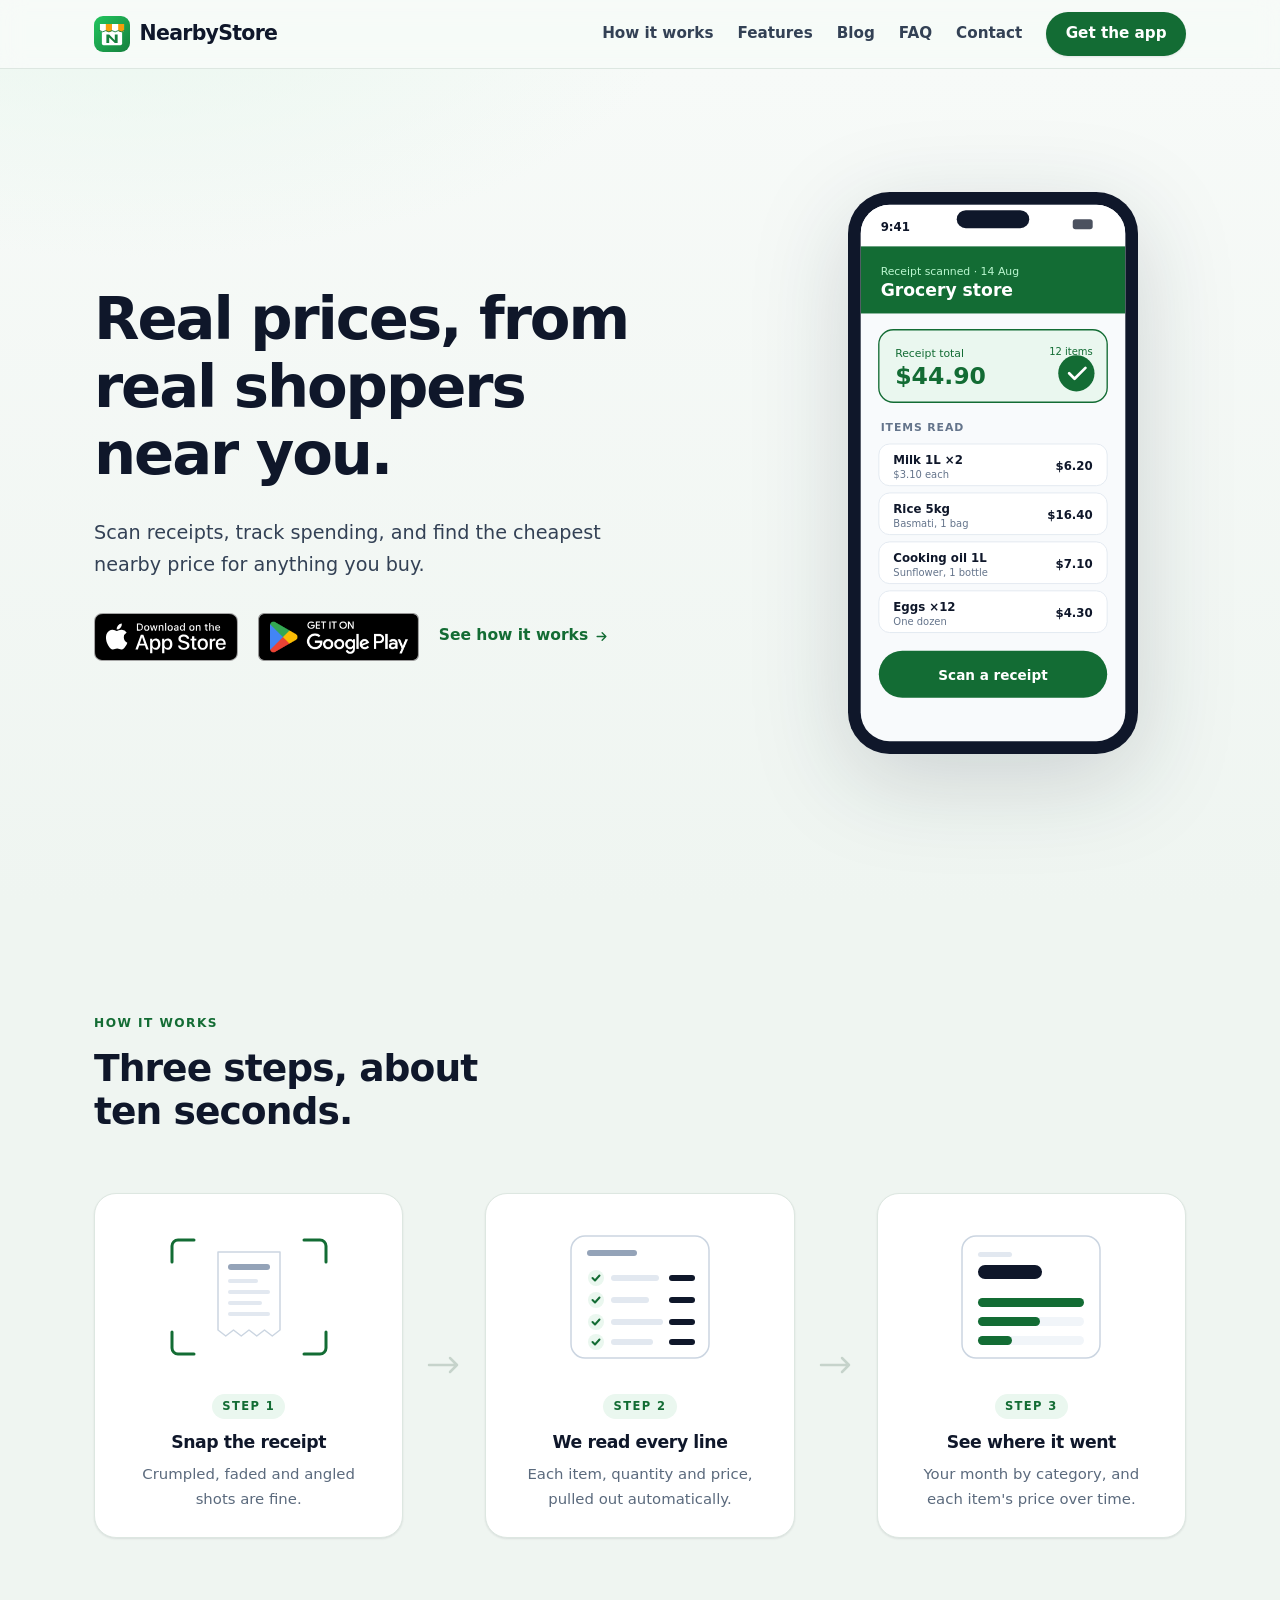
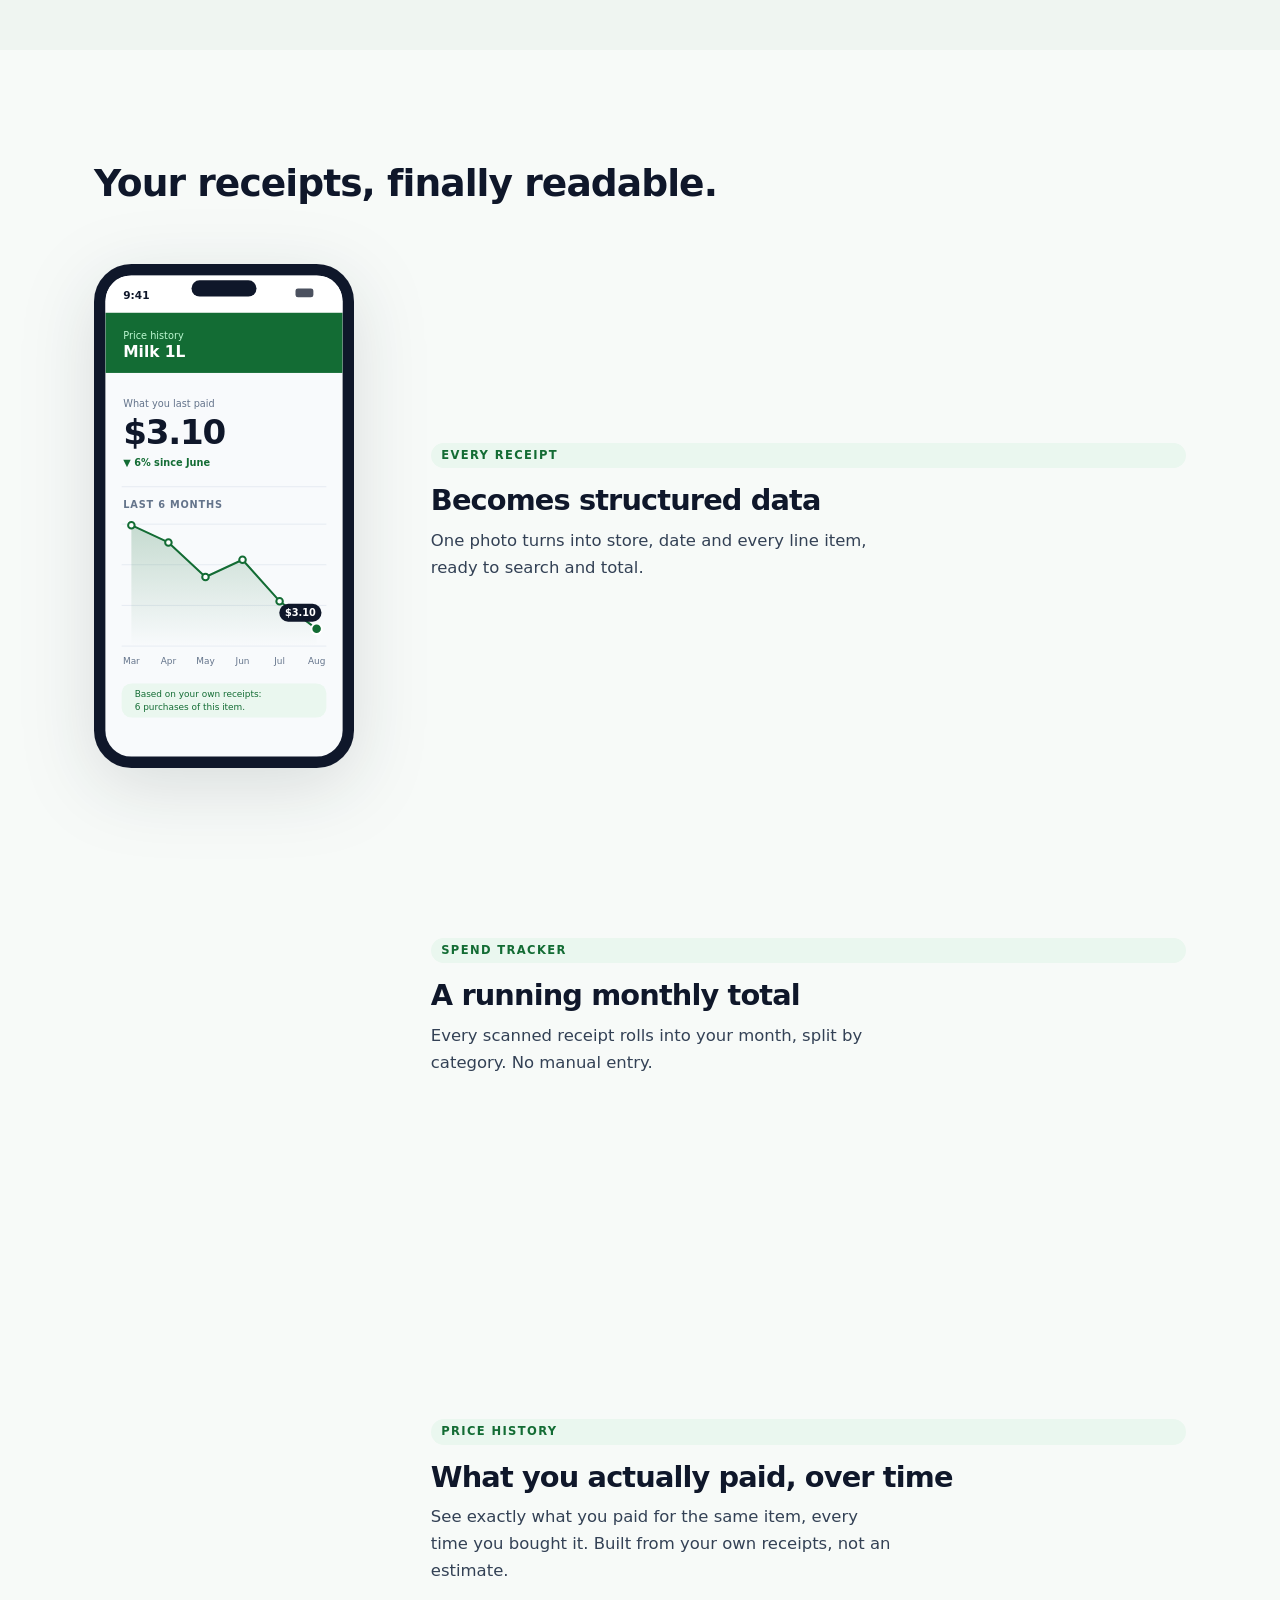
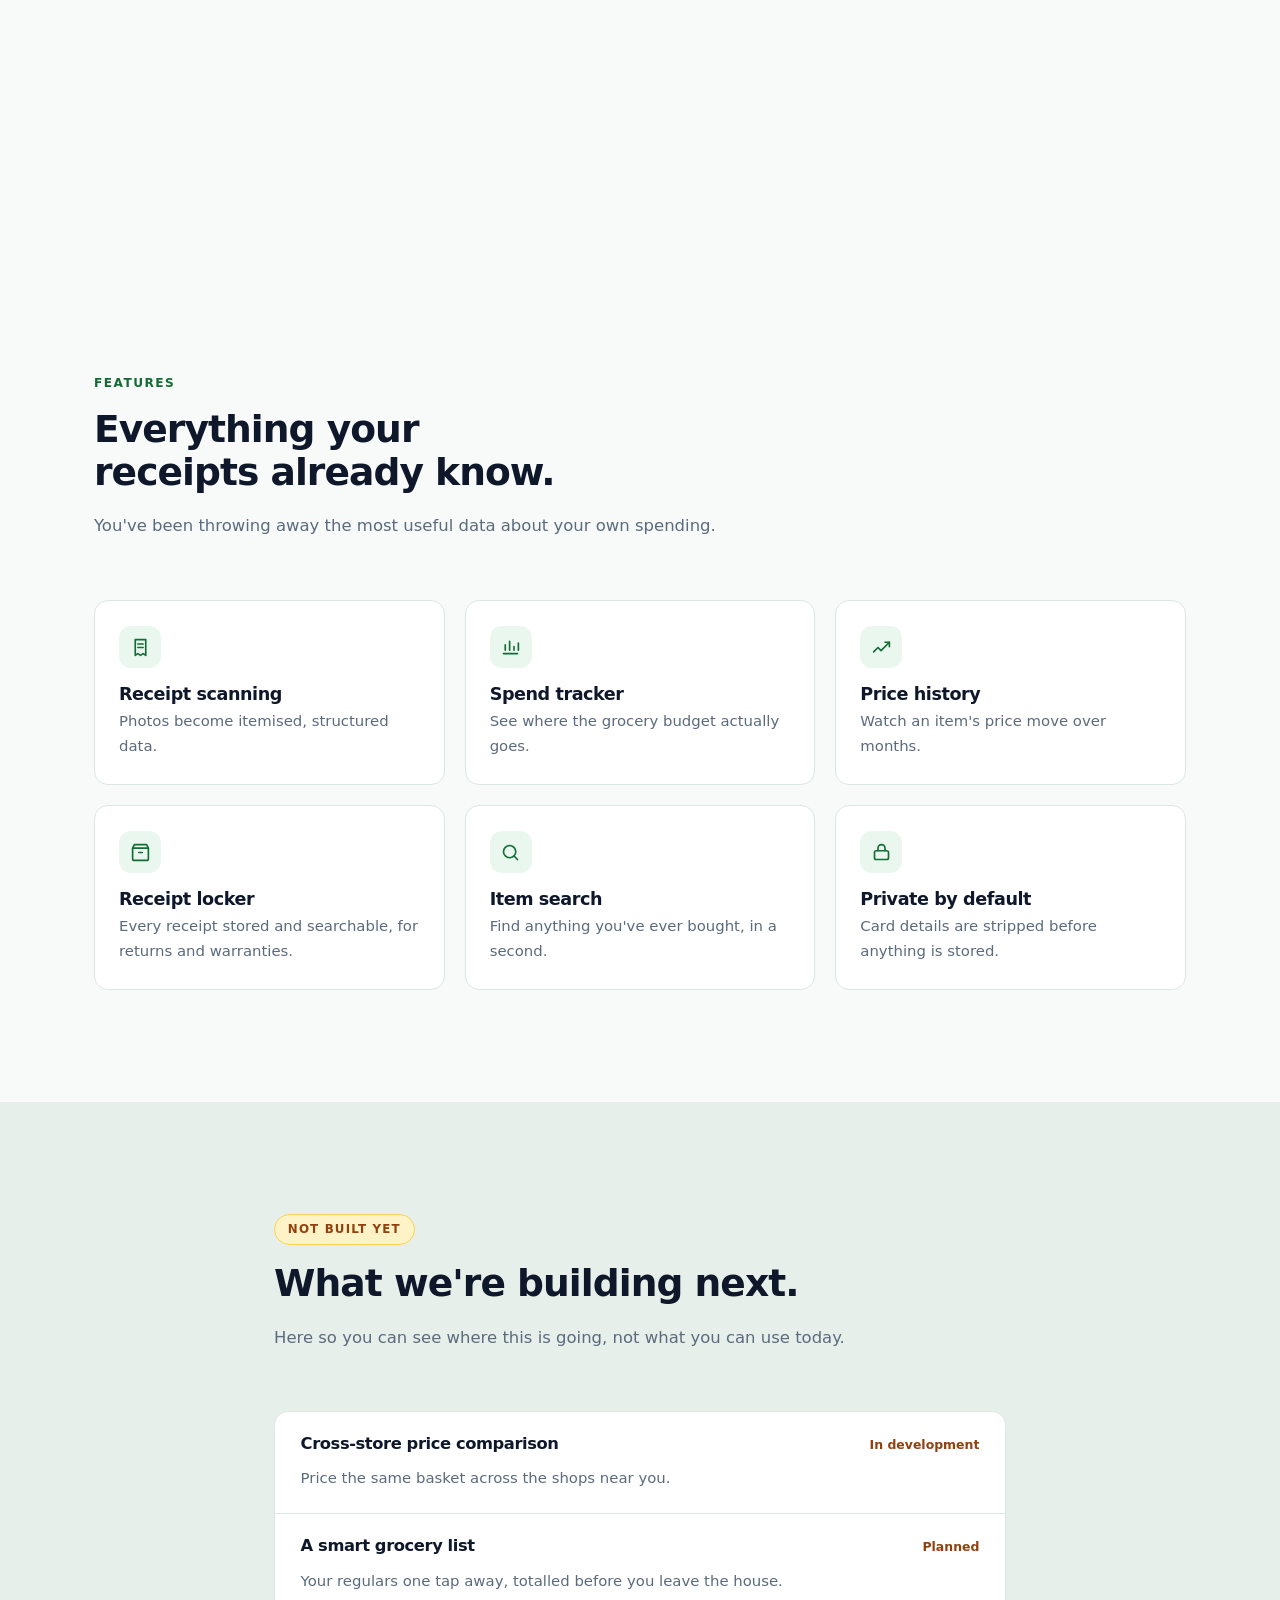
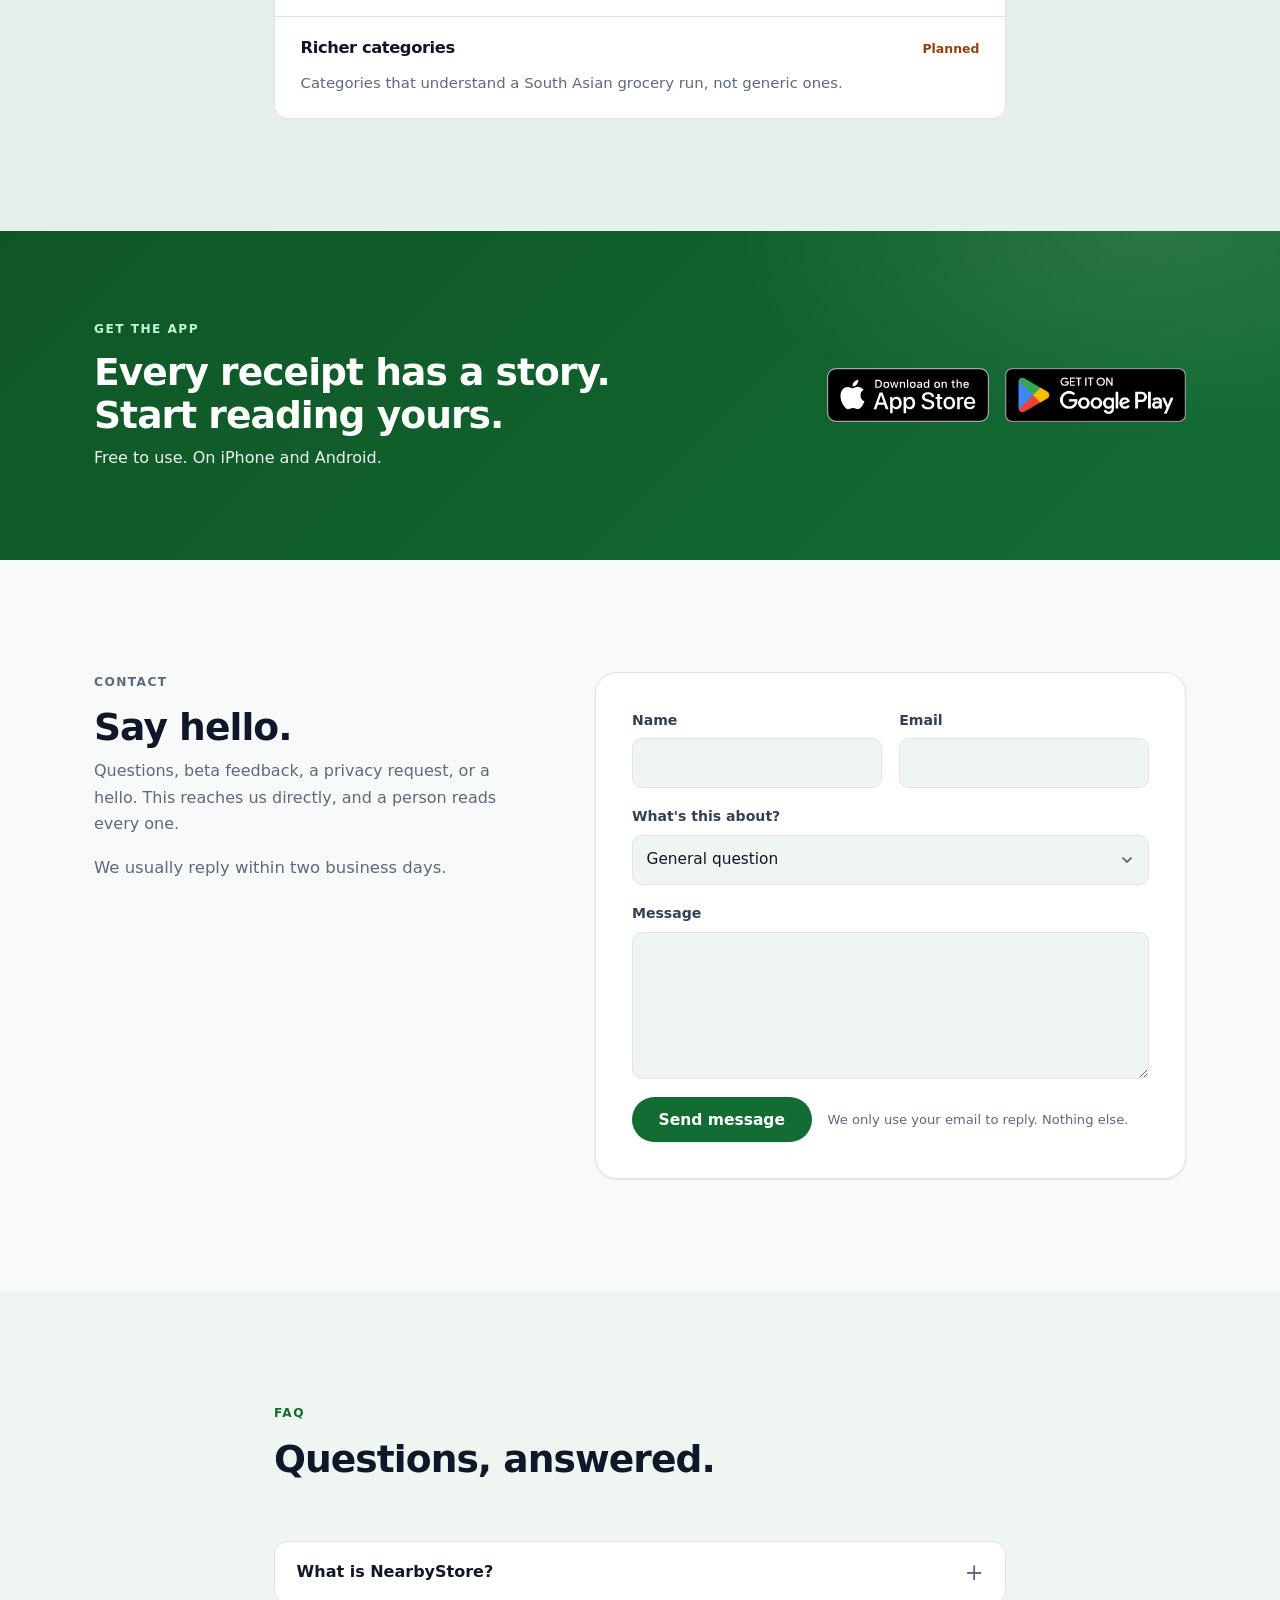
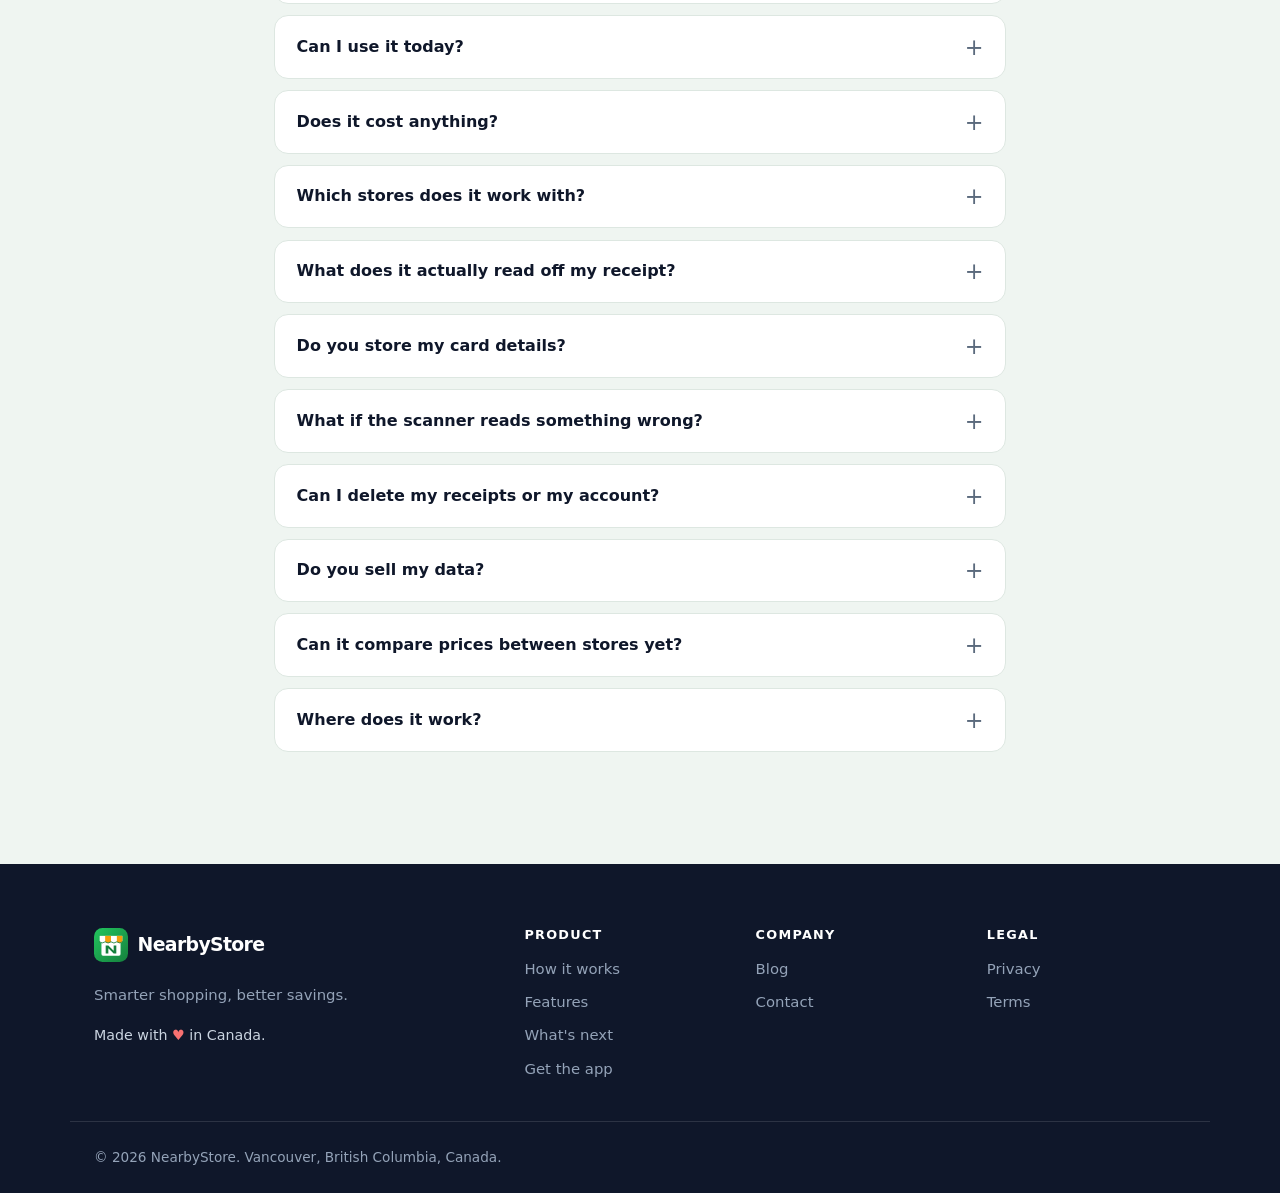
<file: index.html>
<!doctype html>
<html lang="en">
<head>
  <meta charset="utf-8" />
  <meta name="viewport" content="width=device-width, initial-scale=1" />
  <script>document.documentElement.classList.add('js');</script>

  <title>NearbyStore | Stop guessing where your money goes</title>
  <meta name="description" content="Photograph a grocery receipt. NearbyStore reads every line item, tracks what you spend each month, and shows how prices move on the things you buy regularly." />
  <link rel="canonical" href="https://nearbystore.ca/" />
  <meta name="theme-color" content="#136c34" />

  <link rel="icon" href="assets/logo.svg" type="image/svg+xml" />
  <link rel="icon" href="assets/favicon-32.png" sizes="32x32" type="image/png" />
  <link rel="apple-touch-icon" href="assets/apple-touch-icon.png" />

  <meta property="og:site_name" content="NearbyStore" />
  <meta property="og:title" content="NearbyStore | Stop guessing where your money goes" />
  <meta property="og:description" content="Photograph a grocery receipt. NearbyStore reads every line item, tracks what you spend each month, and shows how prices move on the things you buy regularly." />
  <meta property="og:type" content="website" />
  <meta property="og:url" content="https://nearbystore.ca/" />
  <meta property="og:image" content="https://nearbystore.ca/assets/og-image.png" />
  <meta property="og:image:width" content="1200" />
  <meta property="og:image:height" content="630" />
  <meta name="twitter:card" content="summary_large_image" />

  <link rel="stylesheet" href="styles.css?v=3" />
  <script src="script.js?v=3" defer></script>
</head>
<body>
  <a class="skip-link" href="#main">Skip to content</a>

  <!-- ============ HEADER ============ -->
  <header class="site-header" id="top">
    <div class="wrap header-inner">
      <a class="brand" href="/" aria-label="NearbyStore home">
        <img src="assets/logo.svg" alt="" width="36" height="36" />
        <span class="brand-name">NearbyStore</span>
      </a>

      <button class="nav-toggle" aria-expanded="false" aria-controls="site-nav" aria-label="Open menu">
        <span class="nav-toggle-bar"></span>
        <span class="nav-toggle-bar"></span>
        <span class="nav-toggle-bar"></span>
      </button>

      <nav class="site-nav" id="site-nav" aria-label="Main">
        <a href="#how">How it works</a>
        <a href="#features">Features</a>
        <a href="blog/">Blog</a>
        <a href="#faq">FAQ</a>
        <a href="#contact">Contact</a>
        <a class="btn btn-sm btn-primary nav-cta" href="#download">Get the app</a>
      </nav>
    </div>
  </header>

  <main id="main">

    <!-- ============ HERO ============ -->
    <section class="hero">
      <div class="wrap hero-inner">
        <div class="hero-copy reveal">
          <h1>Real prices, from real shoppers near you.</h1>
          <p class="lede">
            Scan receipts, track spending, and find the cheapest nearby price
            for anything you buy.
          </p>

          <div class="hero-actions">
            <a class="store-badge" href="https://apps.apple.com/ca/app/nearbystore-ca/id6810809687" target="_blank" rel="noopener">
              <img src="assets/app-store-badge.svg?v=3" alt="Download on the App Store" width="144" height="48" />
            </a>
            <a class="store-badge" href="https://play.google.com/store/apps/details?id=ca.nearbystore.app" target="_blank" rel="noopener">
              <img src="assets/google-play-badge.png?v=3" alt="Get it on Google Play" width="161" height="48" />
            </a>
            <a class="link-arrow" href="#how">
              See how it works
              <svg viewBox="0 0 24 24" aria-hidden="true" width="15" height="15"><path fill="none" stroke="currentColor" stroke-width="2.2" stroke-linecap="round" stroke-linejoin="round" d="M5 12h14m-6-6 6 6-6 6"/></svg>
            </a>
          </div>
        </div>

        <div class="hero-art reveal">
          <img src="assets/app-preview.svg" alt="The NearbyStore app showing a scanned receipt broken into individual line items" width="320" height="620" />
        </div>
      </div>
    </section>

    <!-- ============ HOW IT WORKS: visual flow ============
         The diagram is decorative; the same three steps are repeated as a
         real list beneath it so nothing is locked inside the SVG. -->
    <section class="how" id="how" aria-labelledby="how-title">
      <div class="wrap">
        <div class="section-head reveal">
          <p class="eyebrow">How it works</p>
          <h2 id="how-title">Three steps, about ten seconds.</h2>
        </div>

        <div class="flow reveal">
          <div class="flow-stage">
            <div class="flow-figure">
              <svg viewBox="0 0 190 150" aria-hidden="true">
                <!-- camera viewfinder brackets -->
                <g fill="none" stroke="#136c34" stroke-width="3" stroke-linecap="round">
                  <path d="M18 40V24a6 6 0 0 1 6-6h16"/>
                  <path d="M150 18h16a6 6 0 0 1 6 6v16"/>
                  <path d="M172 110v16a6 6 0 0 1-6 6h-16"/>
                  <path d="M40 132H24a6 6 0 0 1-6-6v-16"/>
                </g>
                <!-- receipt slip with a torn bottom edge -->
                <path d="M64 30h62v78l-7.75 6-7.75-6-7.75 6-7.75-6-7.75 6-7.75-6-7.75 6-7.75-6z"
                      fill="#fff" stroke="#cbd5e1" stroke-width="1.5" stroke-linejoin="round"/>
                <rect x="74" y="42" width="42" height="6" rx="3" fill="#94a3b8"/>
                <g fill="#e2e8f0">
                  <rect x="74" y="57" width="30" height="4" rx="2"/>
                  <rect x="74" y="68" width="42" height="4" rx="2"/>
                  <rect x="74" y="79" width="34" height="4" rx="2"/>
                  <rect x="74" y="90" width="42" height="4" rx="2"/>
                </g>
              </svg>
            </div>
            <span class="flow-step">Step 1</span>
            <h3>Snap the receipt</h3>
            <p>Crumpled, faded and angled shots are fine.</p>
          </div>

          <div class="flow-arrow" aria-hidden="true">
            <svg viewBox="0 0 34 20"><path d="M2 10h28m-7-7 7 7-7 7" fill="none" stroke="currentColor" stroke-width="2.5" stroke-linecap="round" stroke-linejoin="round"/></svg>
          </div>

          <div class="flow-stage">
            <div class="flow-figure">
              <svg viewBox="0 0 190 150" aria-hidden="true">
                <rect x="26" y="14" width="138" height="122" rx="14" fill="#fff" stroke="#cbd5e1" stroke-width="1.5"/>
                <rect x="42" y="28" width="50" height="6" rx="3" fill="#94a3b8"/>
                <g>
                  <circle cx="51" cy="56" r="8" fill="#eaf7ef"/>
                  <path d="M47.5 56l2.5 2.5 4.5-5" fill="none" stroke="#136c34" stroke-width="2" stroke-linecap="round" stroke-linejoin="round"/>
                  <rect x="66" y="53" width="48" height="6" rx="3" fill="#e2e8f0"/>
                  <rect x="124" y="53" width="26" height="6" rx="3" fill="#0f172a"/>

                  <circle cx="51" cy="78" r="8" fill="#eaf7ef"/>
                  <path d="M47.5 78l2.5 2.5 4.5-5" fill="none" stroke="#136c34" stroke-width="2" stroke-linecap="round" stroke-linejoin="round"/>
                  <rect x="66" y="75" width="38" height="6" rx="3" fill="#e2e8f0"/>
                  <rect x="124" y="75" width="26" height="6" rx="3" fill="#0f172a"/>

                  <circle cx="51" cy="100" r="8" fill="#eaf7ef"/>
                  <path d="M47.5 100l2.5 2.5 4.5-5" fill="none" stroke="#136c34" stroke-width="2" stroke-linecap="round" stroke-linejoin="round"/>
                  <rect x="66" y="97" width="52" height="6" rx="3" fill="#e2e8f0"/>
                  <rect x="124" y="97" width="26" height="6" rx="3" fill="#0f172a"/>

                  <circle cx="51" cy="120" r="8" fill="#eaf7ef"/>
                  <path d="M47.5 120l2.5 2.5 4.5-5" fill="none" stroke="#136c34" stroke-width="2" stroke-linecap="round" stroke-linejoin="round"/>
                  <rect x="66" y="117" width="42" height="6" rx="3" fill="#e2e8f0"/>
                  <rect x="124" y="117" width="26" height="6" rx="3" fill="#0f172a"/>
                </g>
              </svg>
            </div>
            <span class="flow-step">Step 2</span>
            <h3>We read every line</h3>
            <p>Each item, quantity and price, pulled out automatically.</p>
          </div>

          <div class="flow-arrow" aria-hidden="true">
            <svg viewBox="0 0 34 20"><path d="M2 10h28m-7-7 7 7-7 7" fill="none" stroke="currentColor" stroke-width="2.5" stroke-linecap="round" stroke-linejoin="round"/></svg>
          </div>

          <div class="flow-stage">
            <div class="flow-figure">
              <svg viewBox="0 0 190 150" aria-hidden="true">
                <rect x="26" y="14" width="138" height="122" rx="14" fill="#fff" stroke="#cbd5e1" stroke-width="1.5"/>
                <rect x="42" y="30" width="34" height="5" rx="2.5" fill="#e2e8f0"/>
                <rect x="42" y="43" width="64" height="14" rx="7" fill="#0f172a"/>
                <g>
                  <rect x="42" y="76" width="106" height="9" rx="4.5" fill="#f1f5f9"/>
                  <rect x="42" y="76" width="106" height="9" rx="4.5" fill="#136c34"/>
                  <rect x="42" y="95" width="106" height="9" rx="4.5" fill="#f1f5f9"/>
                  <rect x="42" y="95" width="62" height="9" rx="4.5" fill="#136c34"/>
                  <rect x="42" y="114" width="106" height="9" rx="4.5" fill="#f1f5f9"/>
                  <rect x="42" y="114" width="34" height="9" rx="4.5" fill="#136c34"/>
                </g>
              </svg>
            </div>
            <span class="flow-step">Step 3</span>
            <h3>See where it went</h3>
            <p>Your month by category, and each item's price over time.</p>
          </div>
        </div>
      </div>
    </section>

    <!-- ============ SHOWCASE: pinned-screen scroll ============
         What the app does today. Anything not yet built lives in
         "What we're building next", never here. -->
    <section class="showcase" aria-labelledby="showcase-title">
      <div class="wrap">
        <div class="section-head reveal">
          <h2 id="showcase-title">Your receipts, finally readable.</h2>
        </div>

        <!-- One screen stays pinned (left on desktop, top on mobile — never
             alternating sides) while these three captions scroll past it;
             script.js crossfades the matching image in .showcase-frame as
             each step crosses the middle of the viewport. That frame is
             purely decorative duplication (aria-hidden, images empty-alt)
             and stays display:none until JS proves it can run the
             crossfade — every image's real, accessible copy lives inline
             in its own .showcase-step below, so the section is complete
             on its own with no script at all. -->
        <div class="showcase-scroller">
          <div class="showcase-sticky" aria-hidden="true">
            <div class="showcase-frame">
              <img class="showcase-img is-active" data-key="scan" src="assets/app-preview.svg" alt="" width="320" height="620" />
              <img class="showcase-img" data-key="spend" src="assets/spend-tracker.svg" alt="" width="320" height="620" />
              <img class="showcase-img" data-key="price" src="assets/price-history.svg" alt="" width="320" height="620" />
            </div>
          </div>

          <div class="showcase-steps">
            <div class="showcase-step reveal" data-key="scan">
              <img class="showcase-step-img" src="assets/app-preview.svg" alt="The NearbyStore app showing a scanned receipt broken into individual line items" width="320" height="620" />
              <span class="flow-step">Every receipt</span>
              <h3>Becomes structured data</h3>
              <p>One photo turns into store, date and every line item, ready to search and total.</p>
            </div>
            <div class="showcase-step reveal" data-key="spend">
              <img class="showcase-step-img" src="assets/spend-tracker.svg" alt="The spend tracker screen showing a monthly total broken down by category" width="320" height="620" />
              <span class="flow-step">Spend tracker</span>
              <h3>A running monthly total</h3>
              <p>Every scanned receipt rolls into your month, split by category. No manual entry.</p>
            </div>
            <div class="showcase-step reveal" data-key="price">
              <img class="showcase-step-img" src="assets/price-history.svg" alt="The price history screen showing what one item has cost over the last six months" width="320" height="620" />
              <span class="flow-step">Price history</span>
              <h3>What you actually paid, over time</h3>
              <p>See exactly what you paid for the same item, every time you bought it. Built from your own receipts, not an estimate.</p>
            </div>
          </div>
        </div>
      </div>
    </section>

    <!-- ============ FEATURES ============ -->
    <section class="features" id="features" aria-labelledby="features-title">
      <div class="wrap">
        <div class="section-head reveal">
          <p class="eyebrow">Features</p>
          <h2 id="features-title">Everything your receipts already know.</h2>
          <p class="section-sub">You've been throwing away the most useful data about your own spending.</p>
        </div>

        <div class="feature-grid">
          <article class="feature reveal">
            <div class="feature-icon" aria-hidden="true">
              <svg viewBox="0 0 24 24" fill="none" stroke="currentColor" stroke-width="1.9" stroke-linecap="round" stroke-linejoin="round"><path d="M6 3h12v18l-3-2-3 2-3-2-3 2z"/><path d="M9 8h6M9 12h6"/></svg>
            </div>
            <h3>Receipt scanning</h3>
            <p>Photos become itemised, structured data.</p>
          </article>

          <article class="feature reveal">
            <div class="feature-icon" aria-hidden="true">
              <svg viewBox="0 0 24 24" fill="none" stroke="currentColor" stroke-width="1.9" stroke-linecap="round" stroke-linejoin="round"><path d="M4 19h16M6 15V9M11 15V5M16 15v-4M21 15v-8"/></svg>
            </div>
            <h3>Spend tracker</h3>
            <p>See where the grocery budget actually goes.</p>
          </article>

          <article class="feature reveal">
            <div class="feature-icon" aria-hidden="true">
              <svg viewBox="0 0 24 24" fill="none" stroke="currentColor" stroke-width="1.9" stroke-linecap="round" stroke-linejoin="round"><path d="M3 17l5-5 3.5 3.5L21 6"/><path d="M16 6h5v5"/></svg>
            </div>
            <h3>Price history</h3>
            <p>Watch an item's price move over months.</p>
          </article>

          <article class="feature reveal">
            <div class="feature-icon" aria-hidden="true">
              <svg viewBox="0 0 24 24" fill="none" stroke="currentColor" stroke-width="1.9" stroke-linecap="round" stroke-linejoin="round"><path d="M3 7h18v12a2 2 0 0 1-2 2H5a2 2 0 0 1-2-2z"/><path d="M3 7l2-4h14l2 4M10 12h4"/></svg>
            </div>
            <h3>Receipt locker</h3>
            <p>Every receipt stored and searchable, for returns and warranties.</p>
          </article>

          <article class="feature reveal">
            <div class="feature-icon" aria-hidden="true">
              <svg viewBox="0 0 24 24" fill="none" stroke="currentColor" stroke-width="1.9" stroke-linecap="round" stroke-linejoin="round"><circle cx="11" cy="11" r="7"/><path d="m20 20-4-4"/></svg>
            </div>
            <h3>Item search</h3>
            <p>Find anything you've ever bought, in a second.</p>
          </article>

          <article class="feature reveal">
            <div class="feature-icon" aria-hidden="true">
              <svg viewBox="0 0 24 24" fill="none" stroke="currentColor" stroke-width="1.9" stroke-linecap="round" stroke-linejoin="round"><rect x="4" y="10" width="16" height="10" rx="2"/><path d="M8 10V7a4 4 0 0 1 8 0v3"/></svg>
            </div>
            <h3>Private by default</h3>
            <p>Card details are stripped before anything is stored.</p>
          </article>
        </div>
      </div>
    </section>

    <!-- ============ WHAT'S NEXT ============
         Not-yet-built work lives here and only here, explicitly tagged. -->
    <section class="next" id="next" aria-labelledby="next-title">
      <div class="wrap wrap-narrow">
        <div class="section-head reveal">
          <p class="next-tag">Not built yet</p>
          <h2 id="next-title">What we're building next.</h2>
          <p class="section-sub">Here so you can see where this is going, not what you can use today.</p>
        </div>

        <ul class="next-list reveal">
          <li>
            <h3>Cross-store price comparison</h3>
            <span class="next-when">In development</span>
            <p>Price the same basket across the shops near you.</p>
          </li>
          <li>
            <h3>A smart grocery list</h3>
            <span class="next-when">Planned</span>
            <p>Your regulars one tap away, totalled before you leave the house.</p>
          </li>
          <li>
            <h3>Richer categories</h3>
            <span class="next-when">Planned</span>
            <p>Categories that understand a South Asian grocery run, not generic ones.</p>
          </li>
        </ul>
      </div>
    </section>

    <!-- ============ CTA BAND ============ -->
    <section class="cta-band" id="download" aria-labelledby="download-title">
      <div class="wrap cta-inner reveal">
        <div class="cta-copy">
          <p class="eyebrow">Get the app</p>
          <h2 id="download-title">Every receipt has a story. Start reading yours.</h2>
          <p>Free to use. On iPhone and Android.</p>
        </div>
        <div class="cta-badges">
          <a class="store-badge store-badge--lg" href="https://apps.apple.com/ca/app/nearbystore-ca/id6810809687" target="_blank" rel="noopener">
            <img src="assets/app-store-badge.svg?v=3" alt="Download on the App Store" width="162" height="54" />
          </a>
          <a class="store-badge store-badge--lg" href="https://play.google.com/store/apps/details?id=ca.nearbystore.app" target="_blank" rel="noopener">
            <img src="assets/google-play-badge.png?v=3" alt="Get it on Google Play" width="181" height="54" />
          </a>
        </div>
      </div>
    </section>

    <!-- ============ CONTACT ============
         A plain browser form POST to FormSubmit, which emails nearbystore.ca@gmail.com
         and then redirects to /thanks.html on our own domain. Deliberately NOT
         an in-page fetch: these endpoints send no CORS headers, so a fetch is
         unreadable from the browser even when the message is delivered, which
         would show a false failure. script.js adds inline validation on top. -->
    <section class="contact" id="contact" aria-labelledby="contact-title">
      <div class="wrap contact-inner">
        <div class="contact-aside reveal">
          <p class="eyebrow">Contact</p>
          <h2 id="contact-title">Say hello.</h2>
          <p>
            Questions, beta feedback, a privacy request, or a hello. This reaches
            us directly, and a person reads every one.
          </p>
          <p class="section-sub">We usually reply within two business days.</p>
        </div>

        <form class="contact-form reveal" id="contact-form"
              action="https://formsubmit.co/nearbystore.ca@gmail.com" method="POST">
          <!-- The destination address is the endpoint itself, so where mail
               goes is visible and verifiable rather than hidden inside a key. -->
          <input type="hidden" name="_subject" value="New message from nearbystore.ca" />
          <!-- Where FormSubmit sends the visitor once the message is accepted. -->
          <input type="hidden" name="_next" value="https://nearbystore.ca/thanks.html" />
          <input type="hidden" name="_template" value="table" />
          <input type="hidden" name="_captcha" value="false" />
          <!-- Honeypot: bots fill it, humans never see it. -->
          <input type="text" name="_honey" tabindex="-1" autocomplete="off" style="display:none" aria-hidden="true" />

          <div class="field-row">
            <div class="field">
              <label for="cf-name">Name</label>
              <input type="text" id="cf-name" name="name" autocomplete="name" required />
              <p class="field-error" id="cf-name-error"></p>
            </div>
            <div class="field">
              <label for="cf-email">Email</label>
              <input type="email" id="cf-email" name="email" autocomplete="email" required />
              <p class="field-error" id="cf-email-error"></p>
            </div>
          </div>

          <div class="field">
            <label for="cf-topic">What's this about?</label>
            <select id="cf-topic" name="topic">
              <option>General question</option>
              <option>Beta feedback</option>
              <option>Privacy or data request</option>
              <option>Partnership</option>
            </select>
          </div>

          <div class="field">
            <label for="cf-message">Message</label>
            <textarea id="cf-message" name="message" rows="5" required></textarea>
            <p class="field-error" id="cf-message-error"></p>
          </div>

          <div class="form-foot">
            <button class="btn btn-primary" type="submit">Send message</button>
            <p class="form-fineprint">We only use your email to reply. Nothing else.</p>
          </div>
          <p class="form-status" role="status" aria-live="polite"></p>
        </form>
      </div>
    </section>

    <!-- ============ FAQ ============ -->
    <section class="faq" id="faq" aria-labelledby="faq-title">
      <div class="wrap wrap-narrow">
        <div class="section-head reveal">
          <p class="eyebrow">FAQ</p>
          <h2 id="faq-title">Questions, answered.</h2>
        </div>

        <div class="faq-list">
          <details class="reveal">
            <summary>What is NearbyStore?</summary>
            <p>A grocery receipt app. You photograph a receipt, it reads every line item, and it turns your own shopping history into a monthly spending picture and a price record for the things you buy again and again.</p>
          </details>
          <details class="reveal">
            <summary>Can I use it today?</summary>
            <p>Yes. NearbyStore is live on the <a href="https://apps.apple.com/ca/app/nearbystore-ca/id6810809687" target="_blank" rel="noopener">iOS App Store</a> and <a href="https://play.google.com/store/apps/details?id=ca.nearbystore.app" target="_blank" rel="noopener">Google Play</a> today.</p>
          </details>
          <details class="reveal">
            <summary>Does it cost anything?</summary>
            <p>Yes, it's free to use. Scanning receipts and tracking your spending doesn't cost anything today. We haven't set pricing for the future, and if that ever changes, we'll tell existing users well before it happens.</p>
          </details>
          <details class="reveal">
            <summary>Which stores does it work with?</summary>
            <p>Any store that prints a receipt. The scanner reads the paper, so it doesn't depend on a partnership, a loyalty card, or a store integration.</p>
          </details>
          <details class="reveal">
            <summary>What does it actually read off my receipt?</summary>
            <p>The store, the date, and each line item: description, quantity, unit price and line total, plus the receipt totals. That is what makes spending categories and price history possible.</p>
          </details>
          <details class="reveal">
            <summary>Do you store my card details?</summary>
            <p>No. Card numbers, masked card numbers, authorization codes, RRNs, terminal IDs and cardholder names are detected and removed before anything is saved.</p>
            <p>That check is plain pattern-matching plus a Luhn checksum, run separately from the AI that reads the receipt, so it doesn't depend on a model getting it right. See the <a href="privacy.html">privacy policy</a> for the full list.</p>
          </details>
          <details class="reveal">
            <summary>What if the scanner reads something wrong?</summary>
            <p>You can correct any line item yourself, and low-confidence reads are flagged for review before they affect your totals or price history.</p>
          </details>
          <details class="reveal">
            <summary>Can I delete my receipts or my account?</summary>
            <p>Yes, both, at any time. Deleting a receipt removes its image and the line items taken from it. See <a href="privacy.html">your rights</a> in the privacy policy, or <a href="#contact">send us a request</a>.</p>
          </details>
          <details class="reveal">
            <summary>Do you sell my data?</summary>
            <p>No. We do not sell personal information, and we do not share your receipts with retailers, advertisers or data brokers. The <a href="privacy.html">privacy policy</a> says so in binding terms.</p>
          </details>
          <details class="reveal">
            <summary>Can it compare prices between stores yet?</summary>
            <p>Not yet. It is the next thing we are building. Today the price history you see is built from your own receipts, at the stores you actually shopped at.</p>
          </details>
          <details class="reveal">
            <summary>Where does it work?</summary>
            <p>It is built for Canada first, and tuned for South Asian grocery shopping in particular: the brands, the bulk sizes and the independent shops that generic budgeting apps file under "Other".</p>
          </details>
        </div>
      </div>
    </section>
  </main>

  <!-- ============ FOOTER ============ -->
  <footer class="site-footer">
    <div class="wrap footer-inner">
      <div class="footer-brand">
        <a class="brand" href="/">
          <img src="assets/logo.svg" alt="" width="34" height="34" />
          <span class="brand-name">NearbyStore</span>
        </a>
        <p class="footer-tag">Smarter shopping, better savings.</p>
        <p class="footer-love">Made with <span class="heart" aria-hidden="true">&hearts;</span><span class="visually-hidden">love</span> in Canada.</p>
      </div>

      <nav class="footer-col" aria-labelledby="foot-product">
        <h2 id="foot-product">Product</h2>
        <a href="#how">How it works</a>
        <a href="#features">Features</a>
        <a href="#next">What's next</a>
        <a href="https://apps.apple.com/ca/app/nearbystore-ca/id6810809687" target="_blank" rel="noopener">Get the app</a>
      </nav>

      <nav class="footer-col" aria-labelledby="foot-company">
        <h2 id="foot-company">Company</h2>
        <a href="blog/">Blog</a>
        <a href="#contact">Contact</a>
      </nav>

      <nav class="footer-col" aria-labelledby="foot-legal">
        <h2 id="foot-legal">Legal</h2>
        <a href="privacy.html">Privacy</a>
        <a href="terms.html">Terms</a>
      </nav>
    </div>

    <div class="wrap footer-bottom">
      <p>&copy; <span id="year">2026</span> NearbyStore. Vancouver, British Columbia, Canada.</p>
    </div>
  </footer>

  <script type="application/ld+json">
  {
    "@context": "https://schema.org",
    "@graph": [
      {
        "@type": "Organization",
        "@id": "https://nearbystore.ca/#org",
        "name": "NearbyStore",
        "url": "https://nearbystore.ca/",
        "logo": "https://nearbystore.ca/assets/og-image.png",
        "slogan": "Smarter shopping, better savings.",
        "address": {
          "@type": "PostalAddress",
          "addressLocality": "Vancouver",
          "addressRegion": "BC",
          "addressCountry": "CA"
        }
      },
      {
        "@type": "WebSite",
        "@id": "https://nearbystore.ca/#website",
        "url": "https://nearbystore.ca/",
        "name": "NearbyStore",
        "publisher": { "@id": "https://nearbystore.ca/#org" }
      },
      {
        "@type": "SoftwareApplication",
        "name": "NearbyStore",
        "applicationCategory": "FinanceApplication",
        "operatingSystem": "iOS, Android",
        "url": "https://apps.apple.com/ca/app/nearbystore-ca/id6810809687",
        "description": "Photograph a grocery receipt. NearbyStore reads every line item, tracks what you spend each month, and shows how prices move on the things you buy regularly.",
        "publisher": { "@id": "https://nearbystore.ca/#org" },
        "offers": { "@type": "Offer", "price": "0", "priceCurrency": "CAD" }
      },
      {
        "@type": "FAQPage",
        "mainEntity": [
          { "@type": "Question", "name": "What is NearbyStore?", "acceptedAnswer": { "@type": "Answer", "text": "A grocery receipt app. You photograph a receipt, it reads every line item, and it turns your own shopping history into a monthly spending picture and a price record for the things you buy again and again." } },
          { "@type": "Question", "name": "Can I use it today?", "acceptedAnswer": { "@type": "Answer", "text": "Yes. NearbyStore is live on the iOS App Store and Google Play today." } },
          { "@type": "Question", "name": "Does it cost anything?", "acceptedAnswer": { "@type": "Answer", "text": "Yes, it's free to use. We haven't set pricing for the future, and if that ever changes, we'll tell existing users well before it happens." } },
          { "@type": "Question", "name": "Which stores does it work with?", "acceptedAnswer": { "@type": "Answer", "text": "Any store that prints a receipt. The scanner reads the paper, so it doesn't depend on a partnership, a loyalty card, or a store integration." } },
          { "@type": "Question", "name": "What does it actually read off my receipt?", "acceptedAnswer": { "@type": "Answer", "text": "The store, the date, and each line item: description, quantity, unit price and line total, plus the receipt totals." } },
          { "@type": "Question", "name": "Do you store my card details?", "acceptedAnswer": { "@type": "Answer", "text": "No. Card numbers, masked card numbers, authorization codes, RRNs, terminal IDs and cardholder names are detected and removed before anything is saved. That check is plain pattern-matching plus a Luhn checksum, run separately from the AI that reads the receipt." } },
          { "@type": "Question", "name": "What if the scanner reads something wrong?", "acceptedAnswer": { "@type": "Answer", "text": "You can correct any line item yourself, and low-confidence reads are flagged for review before they affect your totals or price history." } },
          { "@type": "Question", "name": "Can I delete my receipts or my account?", "acceptedAnswer": { "@type": "Answer", "text": "Yes, both, at any time. Deleting a receipt removes its image and the line items taken from it." } },
          { "@type": "Question", "name": "Do you sell my data?", "acceptedAnswer": { "@type": "Answer", "text": "No. We do not sell personal information, and we do not share your receipts with retailers, advertisers or data brokers." } },
          { "@type": "Question", "name": "Can it compare prices between stores yet?", "acceptedAnswer": { "@type": "Answer", "text": "Not yet. It is the next thing we are building. Today the price history you see is built from your own receipts, at the stores you actually shopped at." } },
          { "@type": "Question", "name": "Where does it work?", "acceptedAnswer": { "@type": "Answer", "text": "It is built for Canada first, and tuned for South Asian grocery shopping in particular." } }
        ]
      }
    ]
  }
  </script>
</body>
</html>
</file>
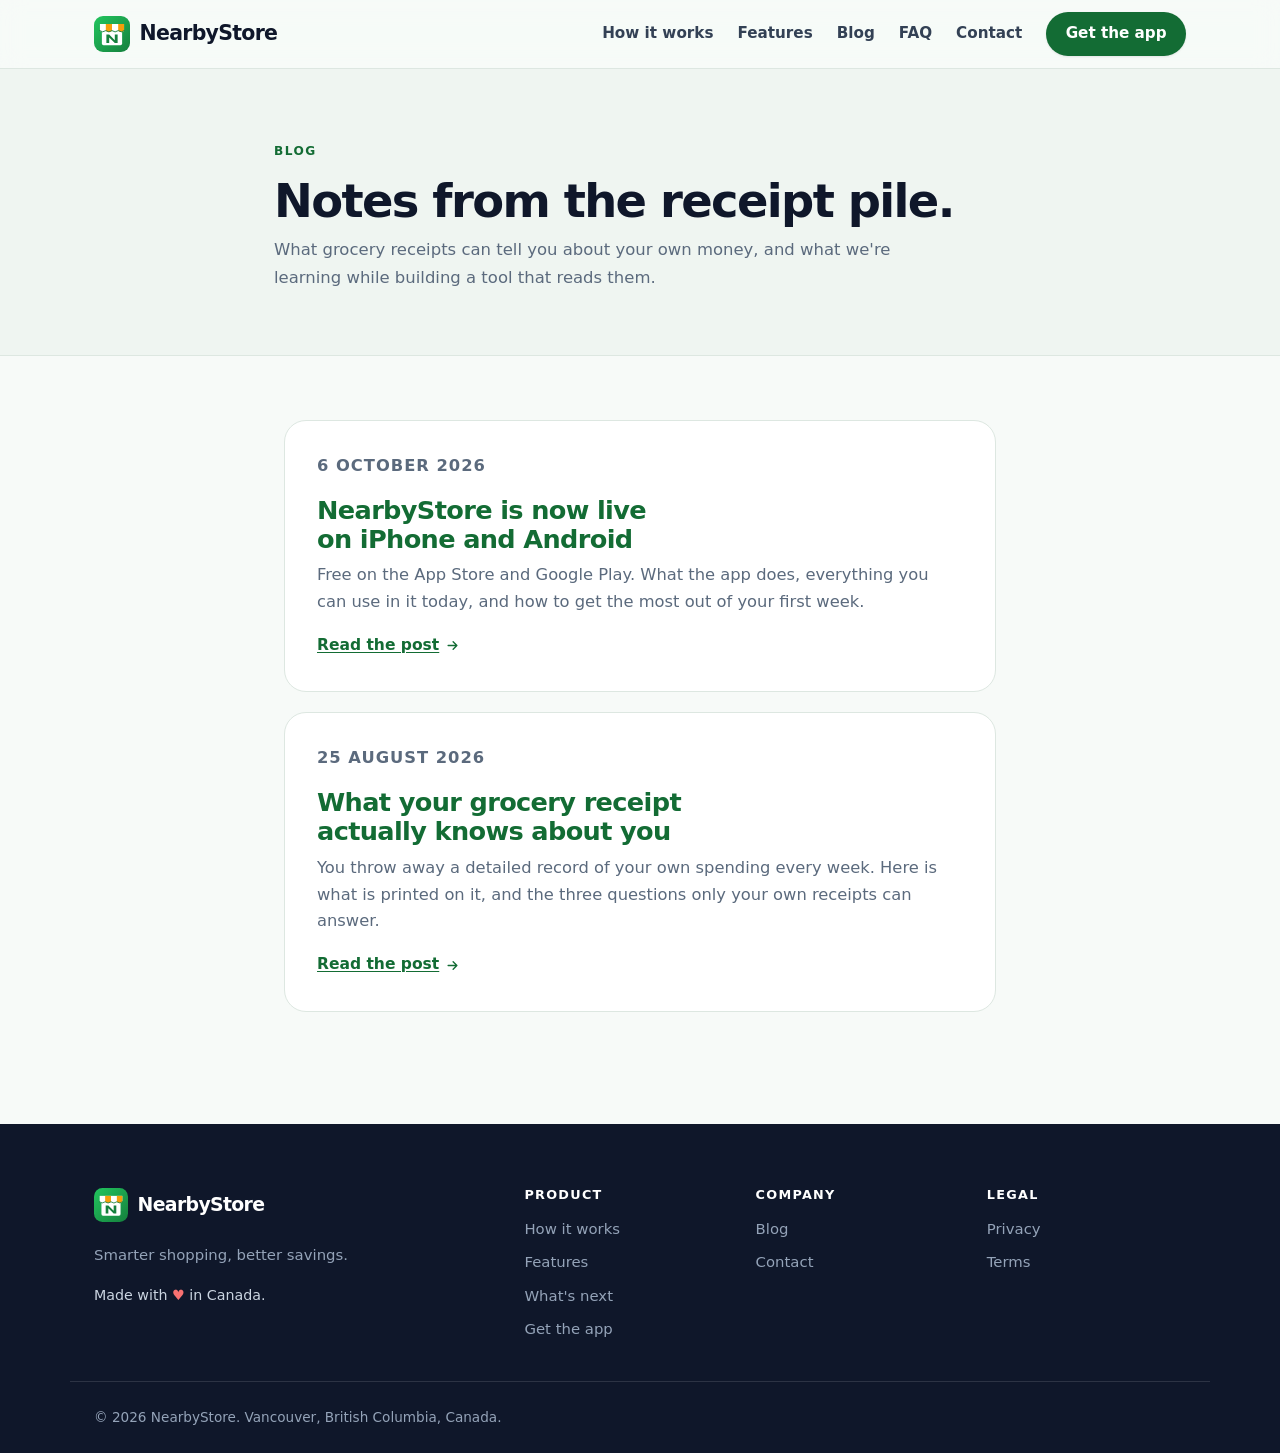
<file: blog/index.html>
<!doctype html>
<html lang="en">
<head>
  <meta charset="utf-8" />
  <meta name="viewport" content="width=device-width, initial-scale=1" />
  <script>document.documentElement.classList.add('js');</script>

  <title>Blog | NearbyStore</title>
  <meta name="description" content="Notes on grocery prices, receipts, and what your own spending data can tell you. From the team building NearbyStore." />
  <link rel="canonical" href="https://nearbystore.ca/blog/" />
  <meta name="theme-color" content="#136c34" />

  <link rel="icon" href="../assets/logo.svg" type="image/svg+xml" />
  <link rel="icon" href="../assets/favicon-32.png" sizes="32x32" type="image/png" />
  <link rel="apple-touch-icon" href="../assets/apple-touch-icon.png" />

  <meta property="og:site_name" content="NearbyStore" />
  <meta property="og:title" content="Blog | NearbyStore" />
  <meta property="og:description" content="Notes on grocery prices, receipts, and what your own spending data can tell you." />
  <meta property="og:type" content="website" />
  <meta property="og:url" content="https://nearbystore.ca/blog/" />
  <meta property="og:image" content="https://nearbystore.ca/assets/og-image.png" />
  <meta name="twitter:card" content="summary_large_image" />

  <link rel="stylesheet" href="../styles.css?v=3" />
  <script src="../script.js?v=3" defer></script>
</head>
<body>
  <a class="skip-link" href="#main">Skip to content</a>

  <header class="site-header" id="top">
    <div class="wrap header-inner">
      <a class="brand" href="/" aria-label="NearbyStore home">
        <img src="../assets/logo.svg" alt="" width="36" height="36" />
        <span class="brand-name">NearbyStore</span>
      </a>

      <button class="nav-toggle" aria-expanded="false" aria-controls="site-nav" aria-label="Open menu">
        <span class="nav-toggle-bar"></span>
        <span class="nav-toggle-bar"></span>
        <span class="nav-toggle-bar"></span>
      </button>

      <nav class="site-nav" id="site-nav" aria-label="Main">
        <a href="../index.html#how">How it works</a>
        <a href="../index.html#features">Features</a>
        <a href="./">Blog</a>
        <a href="../index.html#faq">FAQ</a>
        <a href="../index.html#contact">Contact</a>
        <a class="btn btn-sm btn-primary nav-cta" href="/#download">Get the app</a>
      </nav>
    </div>
  </header>

  <main id="main">
    <div class="page-head">
      <div class="wrap wrap-narrow">
        <p class="eyebrow">Blog</p>
        <h1>Notes from the receipt pile.</h1>
        <p class="section-sub">What grocery receipts can tell you about your own money, and what we're learning while building a tool that reads them.</p>
      </div>
    </div>

    <div class="doc">
      <div class="wrap">
        <div class="post-list">
          <article class="post-card reveal">
            <p class="post-date"><time datetime="2026-10-06">6 October 2026</time></p>
            <h2><a href="nearbystore-now-on-ios-and-android.html">NearbyStore is now live on iPhone and Android</a></h2>
            <p>
              Free on the App Store and Google Play. What the app does, everything you can
              use in it today, and how to get the most out of your first week.
            </p>
            <a class="link-arrow" href="nearbystore-now-on-ios-and-android.html">
              Read the post
              <svg viewBox="0 0 24 24" aria-hidden="true" width="15" height="15"><path fill="none" stroke="currentColor" stroke-width="2.2" stroke-linecap="round" stroke-linejoin="round" d="M5 12h14m-6-6 6 6-6 6"/></svg>
            </a>
          </article>
          <article class="post-card reveal">
            <p class="post-date"><time datetime="2026-08-25">25 August 2026</time></p>
            <h2><a href="what-your-receipt-knows.html">What your grocery receipt actually knows about you</a></h2>
            <p>
              You throw away a detailed record of your own spending every week. Here is
              what is printed on it, and the three questions only your own receipts can
              answer.
            </p>
            <a class="link-arrow" href="what-your-receipt-knows.html">
              Read the post
              <svg viewBox="0 0 24 24" aria-hidden="true" width="15" height="15"><path fill="none" stroke="currentColor" stroke-width="2.2" stroke-linecap="round" stroke-linejoin="round" d="M5 12h14m-6-6 6 6-6 6"/></svg>
            </a>
          </article>
        </div>
      </div>
    </div>
  </main>

  <footer class="site-footer">
    <div class="wrap footer-inner">
      <div class="footer-brand">
        <a class="brand" href="/">
          <img src="../assets/logo.svg" alt="" width="34" height="34" />
          <span class="brand-name">NearbyStore</span>
        </a>
        <p class="footer-tag">Smarter shopping, better savings.</p>
        <p class="footer-love">Made with <span class="heart" aria-hidden="true">&hearts;</span><span class="visually-hidden">love</span> in Canada.</p>
      </div>

      <nav class="footer-col" aria-labelledby="foot-product">
        <h2 id="foot-product">Product</h2>
        <a href="../index.html#how">How it works</a>
        <a href="../index.html#features">Features</a>
        <a href="../index.html#next">What's next</a>
        <a href="https://apps.apple.com/ca/app/nearbystore-ca/id6810809687" target="_blank" rel="noopener">Get the app</a>
      </nav>

      <nav class="footer-col" aria-labelledby="foot-company">
        <h2 id="foot-company">Company</h2>
        <a href="./">Blog</a>
        <a href="../index.html#contact">Contact</a>
      </nav>

      <nav class="footer-col" aria-labelledby="foot-legal">
        <h2 id="foot-legal">Legal</h2>
        <a href="../privacy.html">Privacy</a>
        <a href="../terms.html">Terms</a>
      </nav>
    </div>

    <div class="wrap footer-bottom">
      <p>&copy; <span id="year">2026</span> NearbyStore. Vancouver, British Columbia, Canada.</p>
    </div>
  </footer>
</body>
</html>
</file>
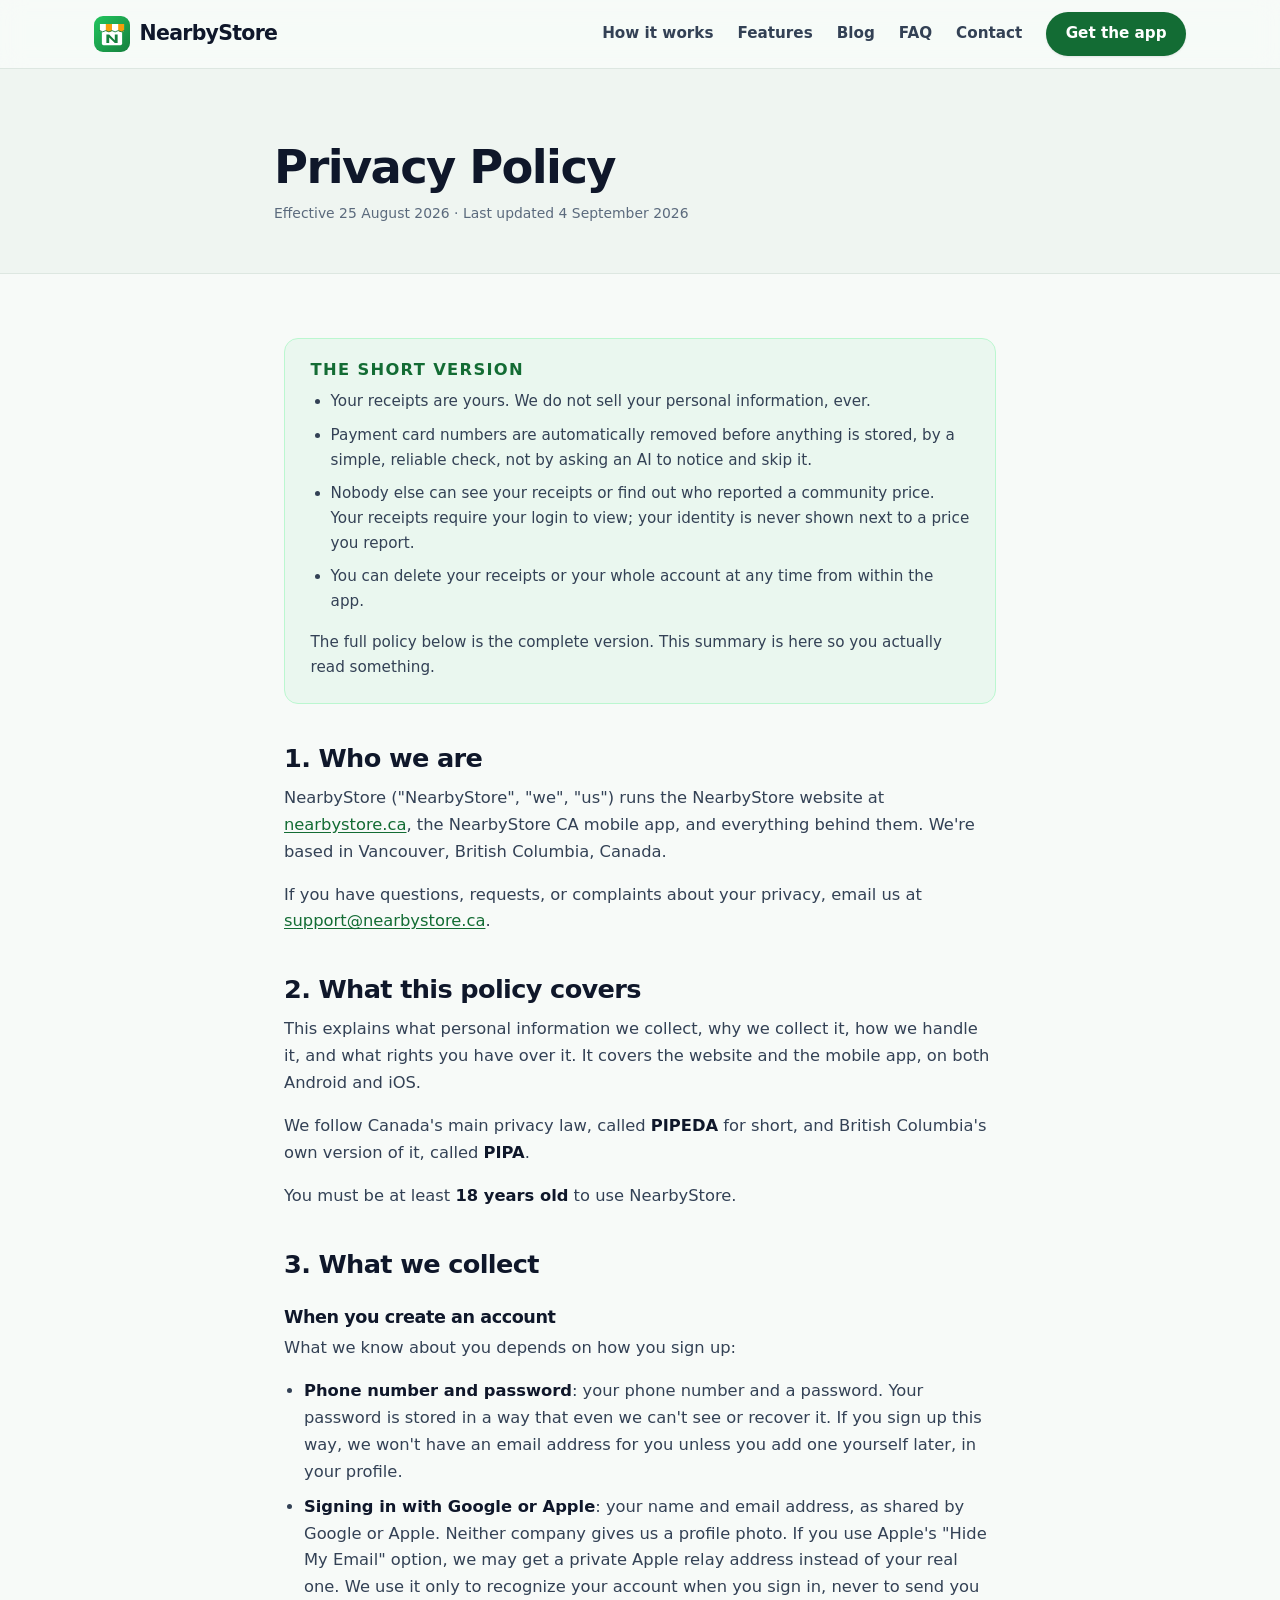
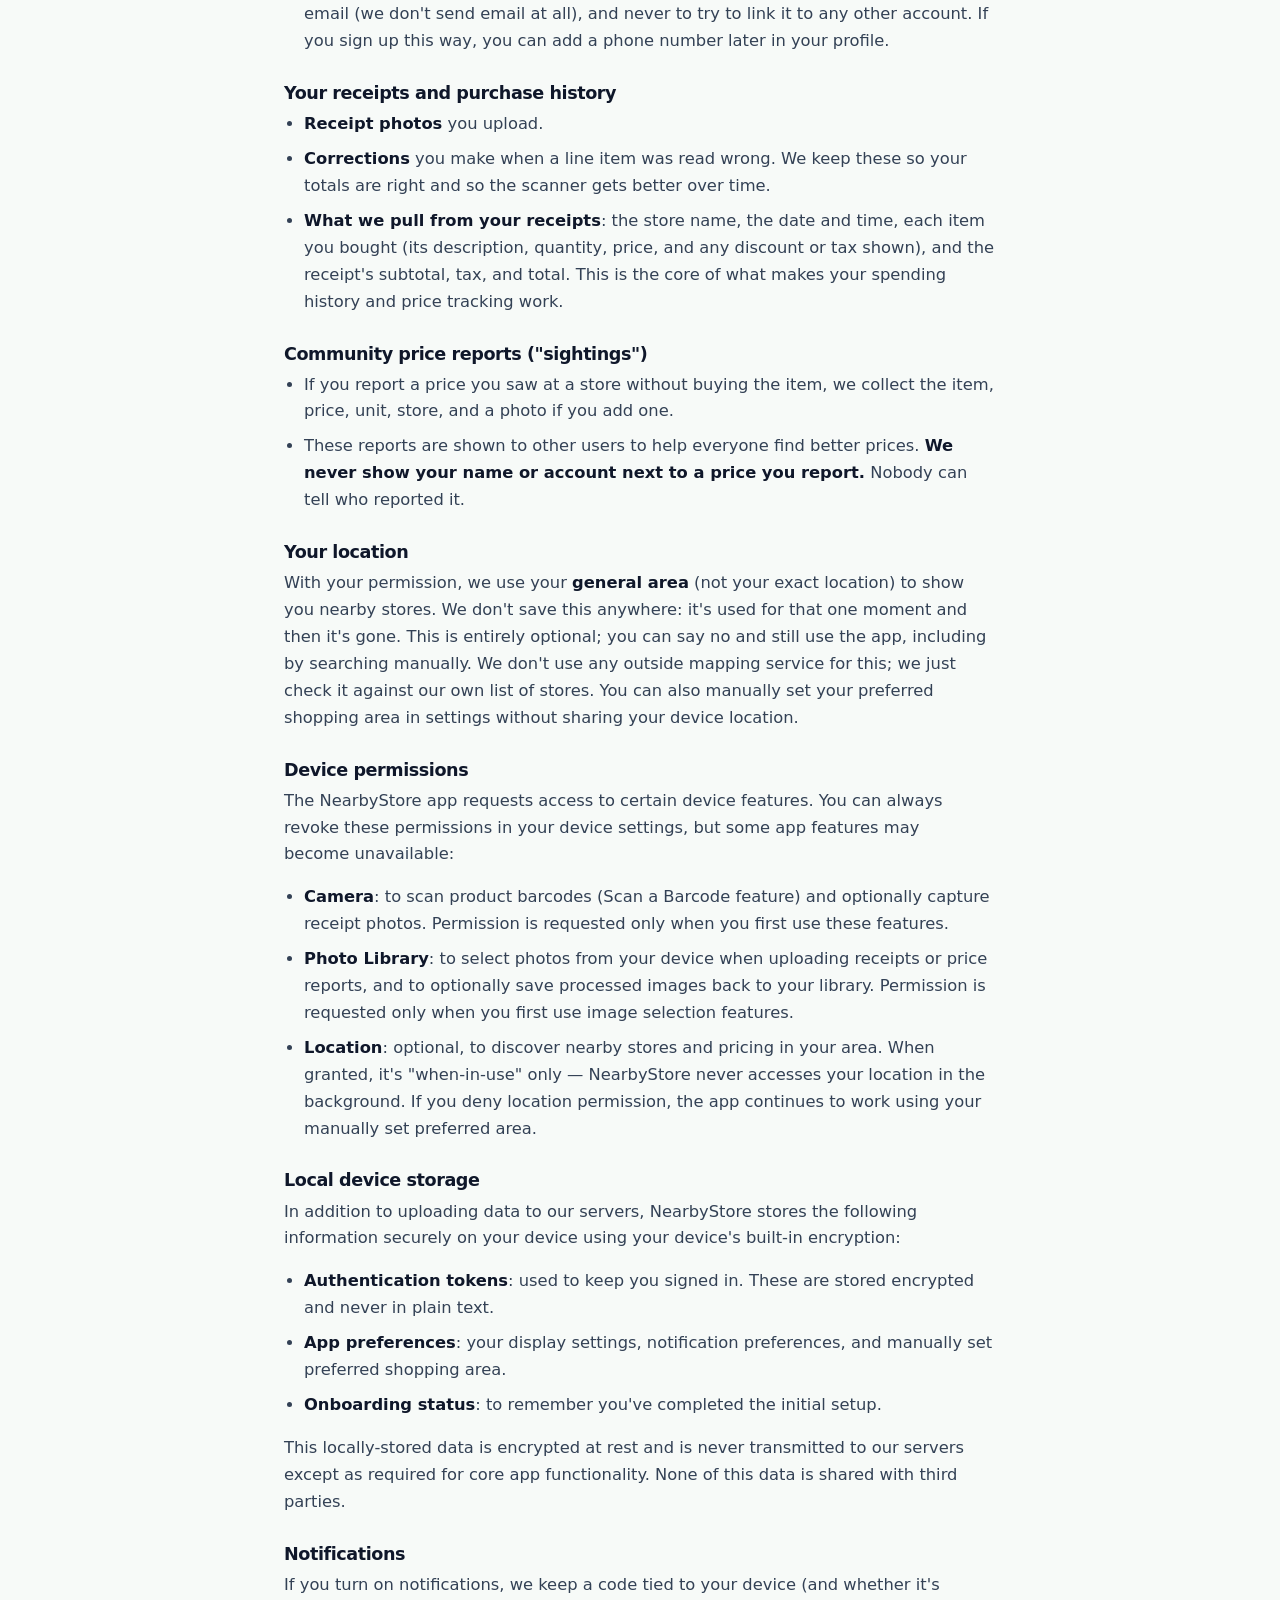
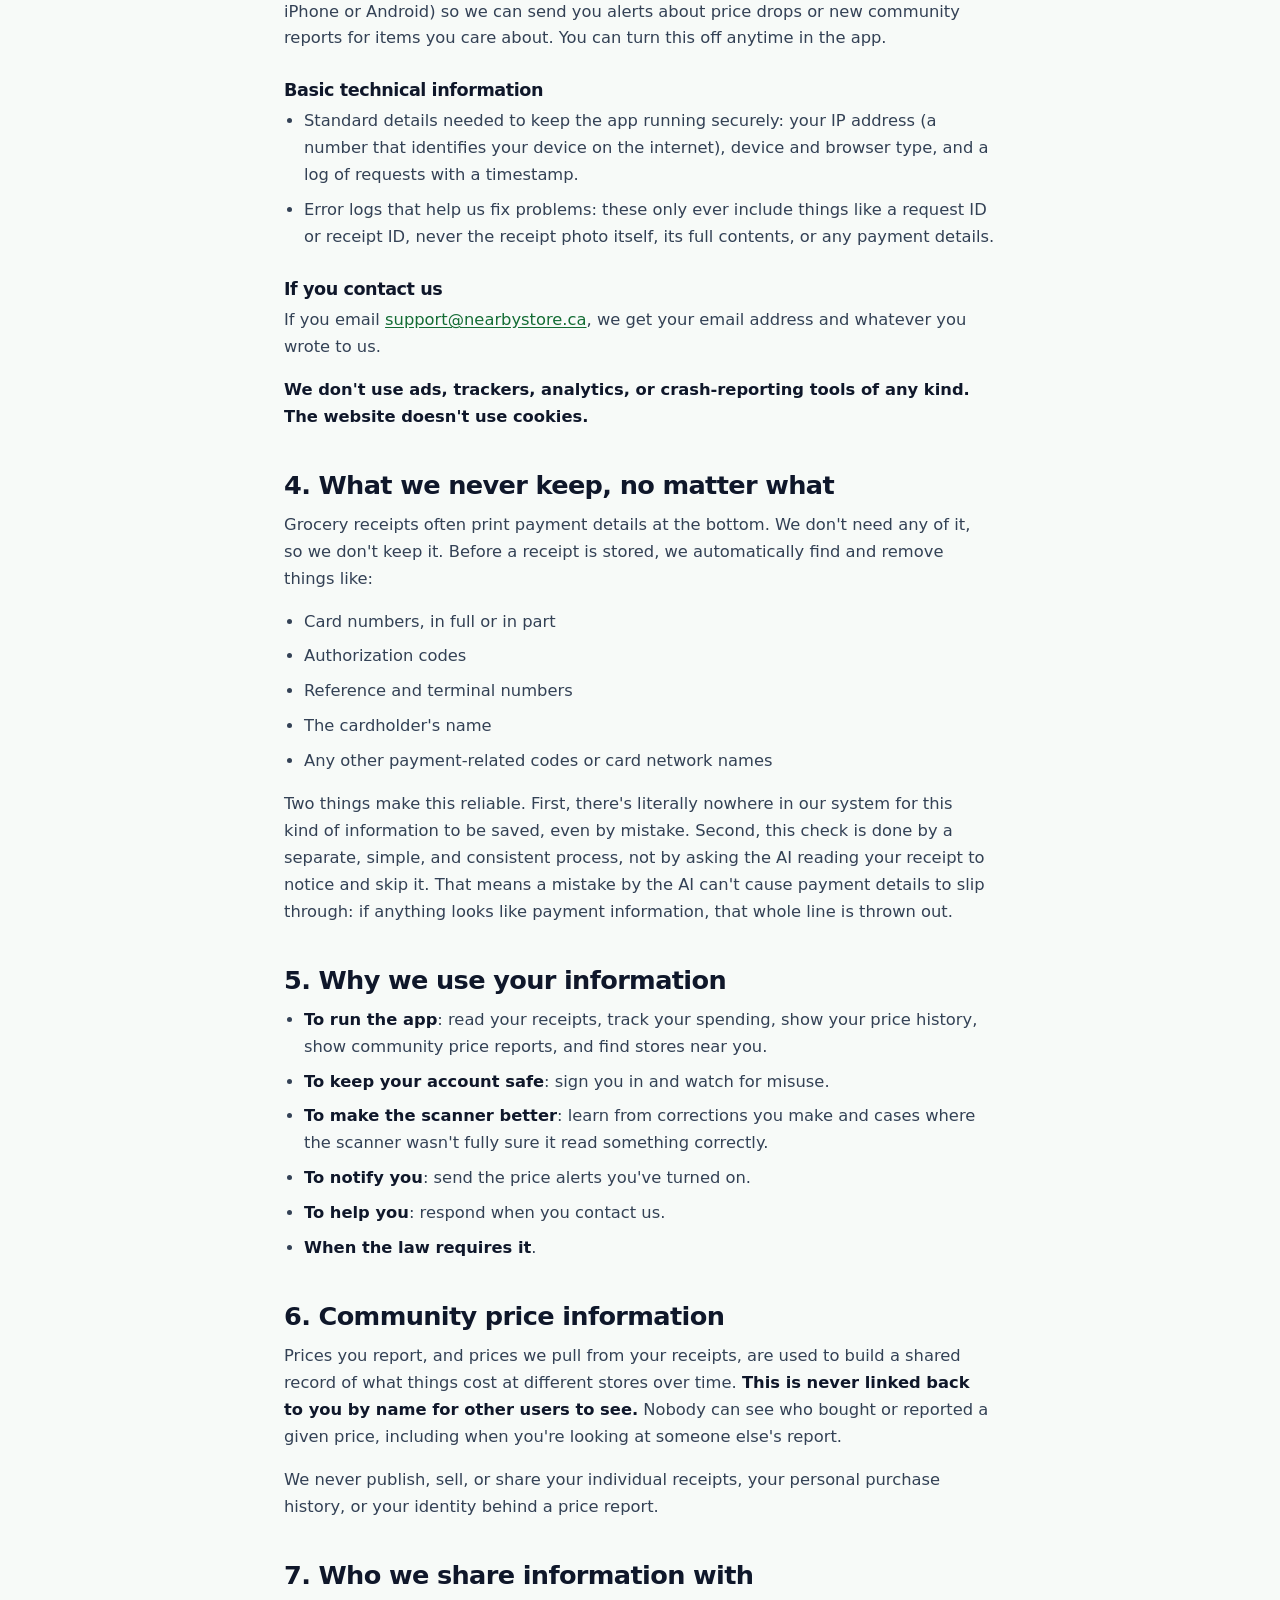
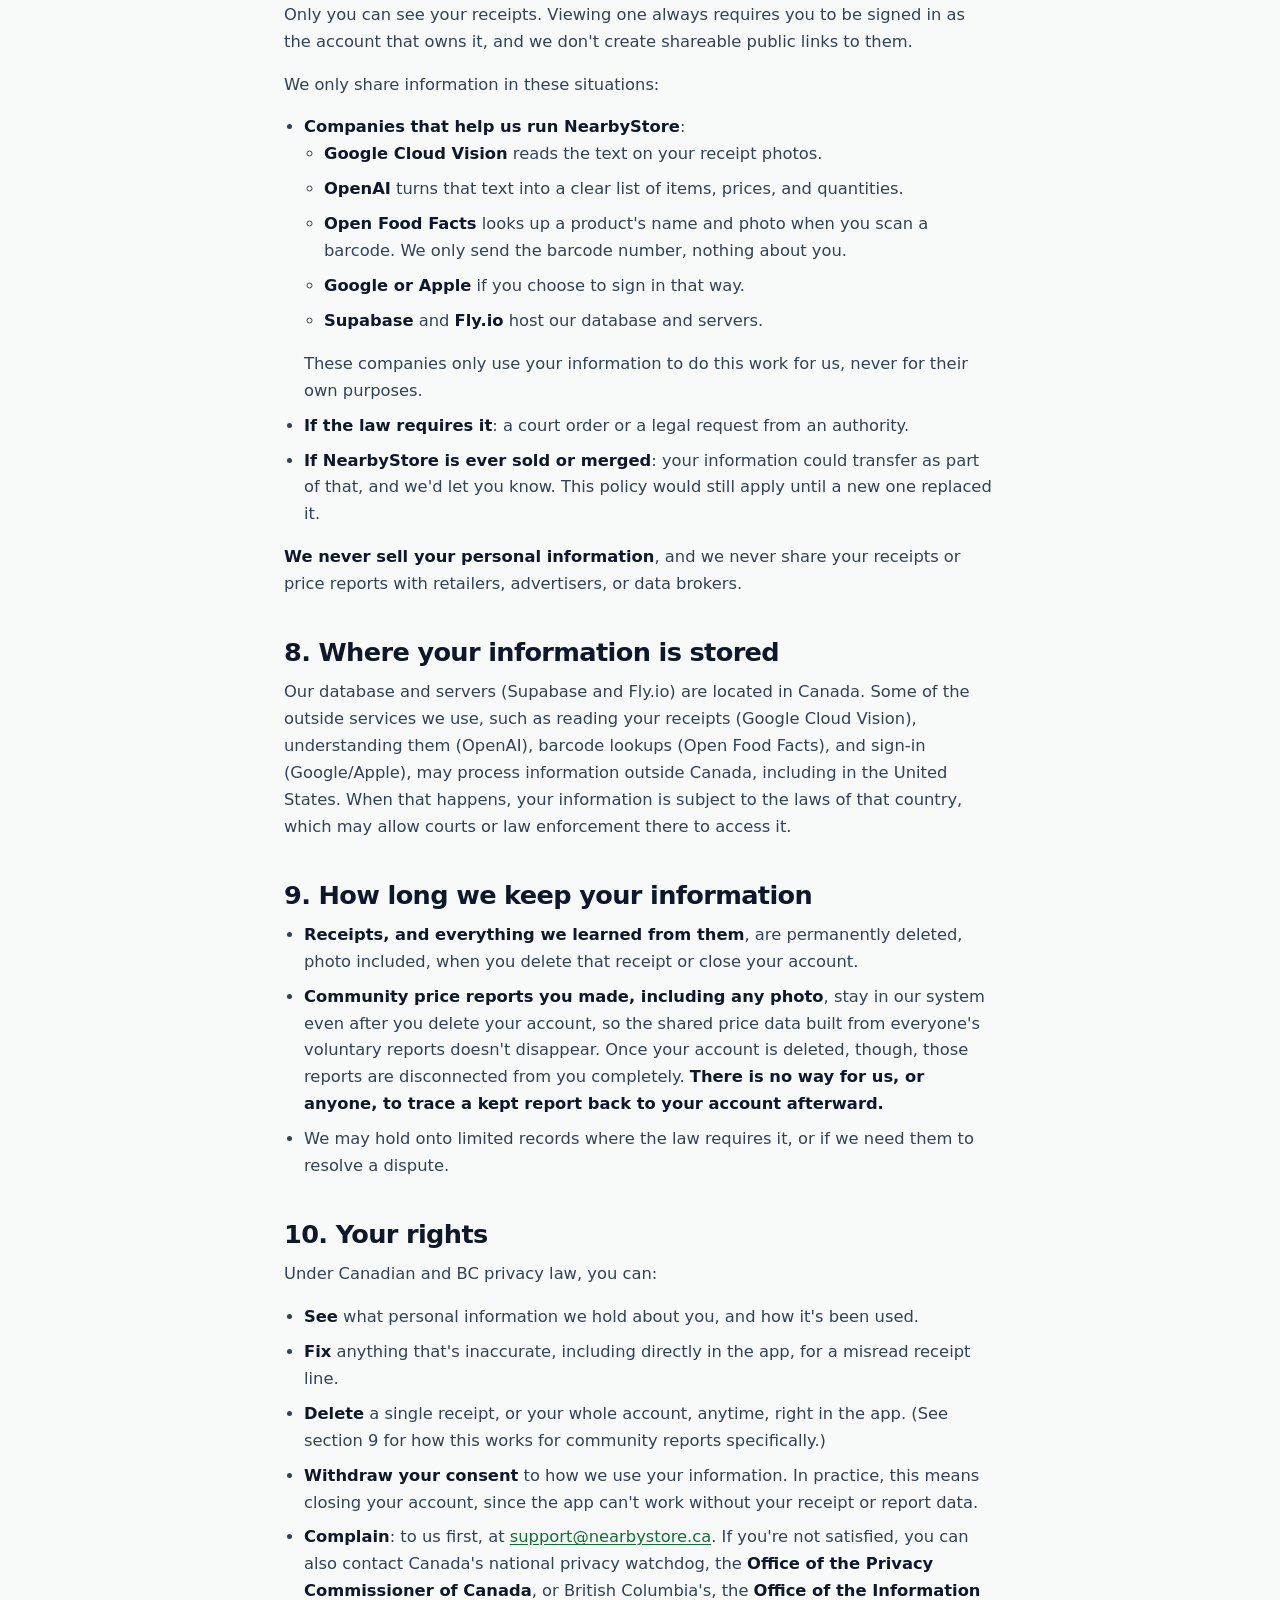
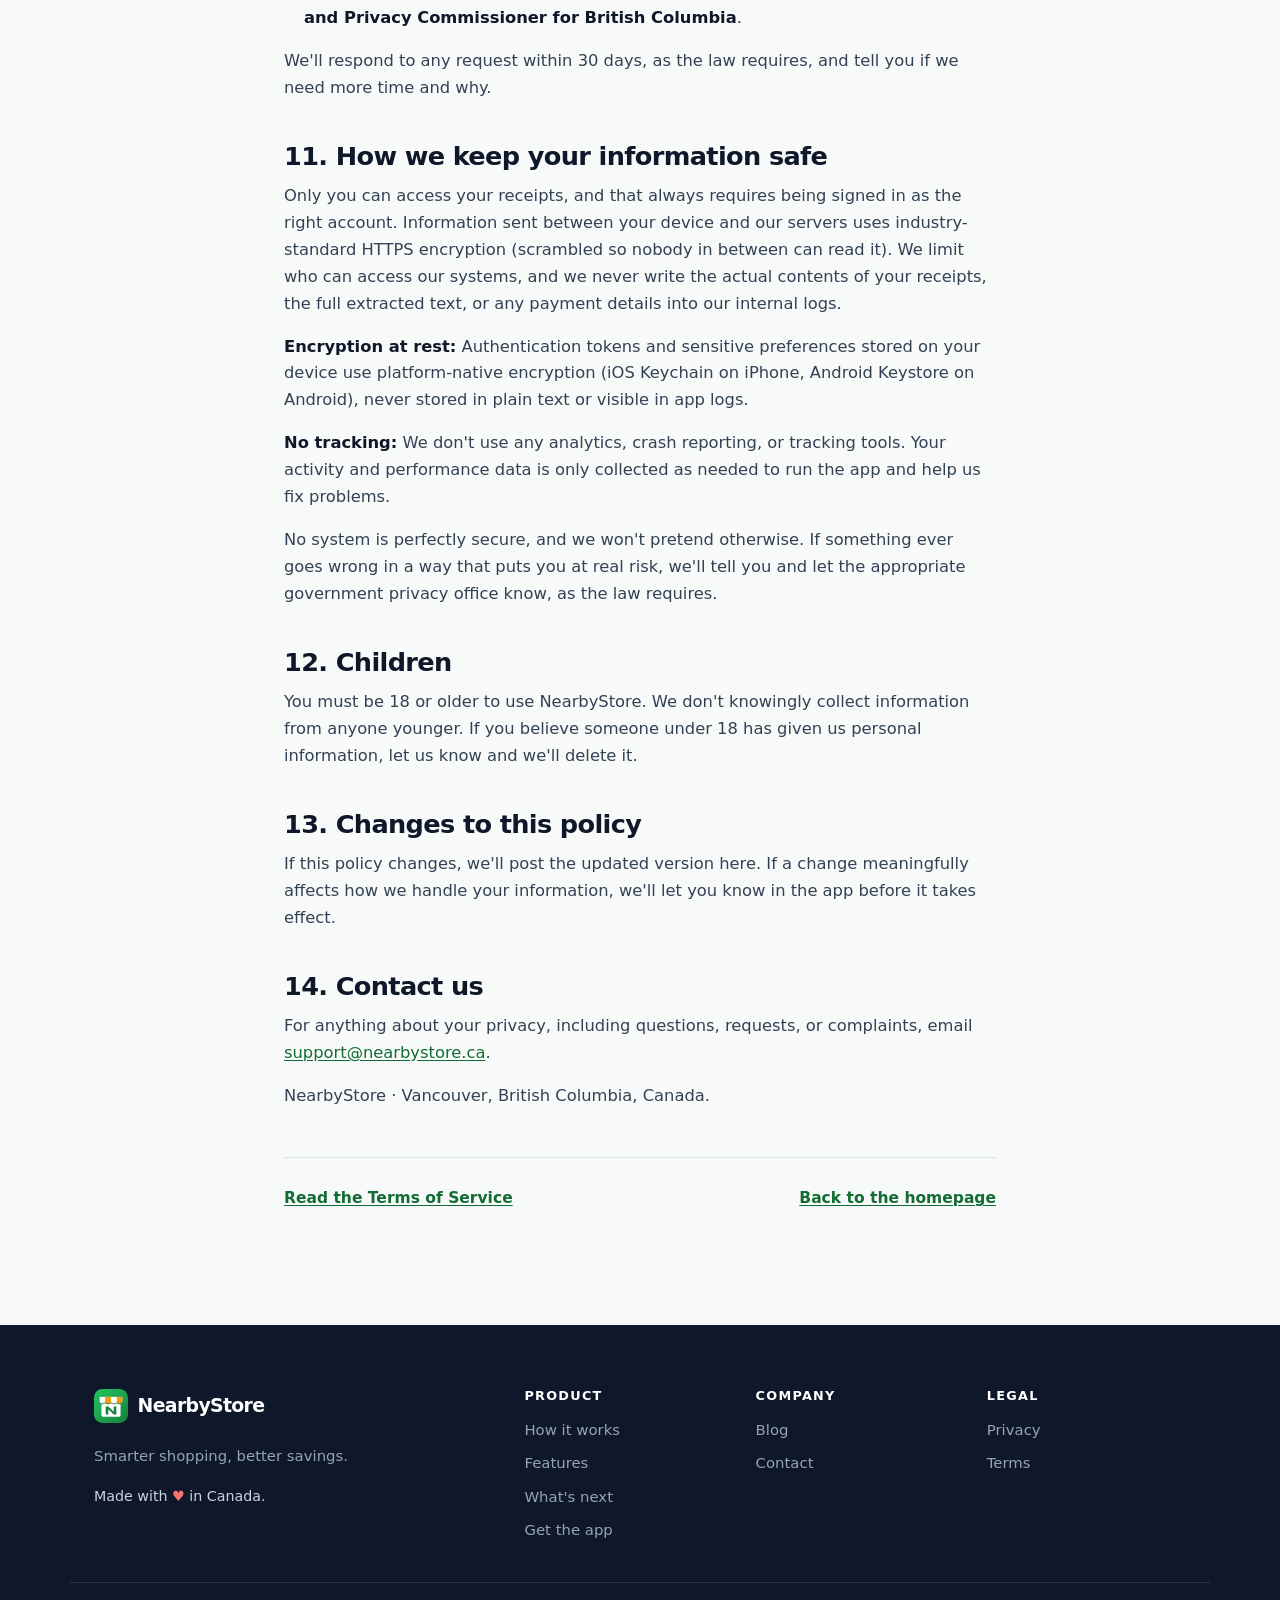
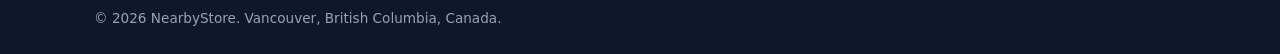
<file: privacy.html>
<!doctype html>
<html lang="en">
<head>
  <meta charset="utf-8" />
  <meta name="viewport" content="width=device-width, initial-scale=1" />
  <script>document.documentElement.classList.add('js');</script>

  <title>Privacy Policy | NearbyStore</title>
  <meta name="description" content="How NearbyStore handles your receipts and community price reports: what we collect, what we never keep, and your rights under PIPEDA and BC PIPA." />
  <link rel="canonical" href="https://nearbystore.ca/privacy.html" />
  <meta name="theme-color" content="#136c34" />

  <link rel="icon" href="assets/logo.svg" type="image/svg+xml" />
  <link rel="icon" href="assets/favicon-32.png" sizes="32x32" type="image/png" />
  <link rel="apple-touch-icon" href="assets/apple-touch-icon.png" />

  <meta property="og:site_name" content="NearbyStore" />
  <meta property="og:title" content="Privacy Policy | NearbyStore" />
  <meta property="og:description" content="What we collect, what we never keep, and the rights you have." />
  <meta property="og:type" content="website" />
  <meta property="og:url" content="https://nearbystore.ca/privacy.html" />
  <meta property="og:image" content="https://nearbystore.ca/assets/og-image.png" />
  <meta name="twitter:card" content="summary_large_image" />

  <link rel="stylesheet" href="styles.css?v=3" />
  <script src="script.js?v=3" defer></script>
</head>
<body>
  <a class="skip-link" href="#main">Skip to content</a>

  <header class="site-header" id="top">
    <div class="wrap header-inner">
      <a class="brand" href="/" aria-label="NearbyStore home">
        <img src="assets/logo.svg" alt="" width="36" height="36" />
        <span class="brand-name">NearbyStore</span>
      </a>

      <button class="nav-toggle" aria-expanded="false" aria-controls="site-nav" aria-label="Open menu">
        <span class="nav-toggle-bar"></span>
        <span class="nav-toggle-bar"></span>
        <span class="nav-toggle-bar"></span>
      </button>

      <nav class="site-nav" id="site-nav" aria-label="Main">
        <a href="index.html#how">How it works</a>
        <a href="index.html#features">Features</a>
        <a href="blog/">Blog</a>
        <a href="index.html#faq">FAQ</a>
        <a href="index.html#contact">Contact</a>
        <a class="btn btn-sm btn-primary nav-cta" href="/#download">Get the app</a>
      </nav>
    </div>
  </header>

  <main id="main">
    <div class="page-head">
      <div class="wrap wrap-narrow">
        <h1>Privacy Policy</h1>
        <p class="page-meta">Effective 25 August 2026 · Last updated 4 September 2026</p>
      </div>
    </div>

    <article class="doc">
      <div class="wrap">

        <div class="doc-summary">
          <h2>The short version</h2>
          <ul>
            <li>Your receipts are yours. We do not sell your personal information, ever.</li>
            <li>Payment card numbers are automatically removed before anything is stored, by a simple, reliable check, not by asking an AI to notice and skip it.</li>
            <li>Nobody else can see your receipts or find out who reported a community price. Your receipts require your login to view; your identity is never shown next to a price you report.</li>
            <li>You can delete your receipts or your whole account at any time from within the app.</li>
          </ul>
          <p>The full policy below is the complete version. This summary is here so you actually read something.</p>
        </div>

        <h2>1. Who we are</h2>
        <p>
          NearbyStore ("NearbyStore", "we", "us") runs the NearbyStore website at
          <a href="https://nearbystore.ca/">nearbystore.ca</a>, the NearbyStore CA mobile
          app, and everything behind them. We're based in Vancouver, British Columbia,
          Canada.
        </p>
        <p>
          If you have questions, requests, or complaints about your privacy, email us at
          <a href="mailto:support@nearbystore.ca">support@nearbystore.ca</a>.
        </p>

        <h2>2. What this policy covers</h2>
        <p>
          This explains what personal information we collect, why we collect it, how we
          handle it, and what rights you have over it. It covers the website and the
          mobile app, on both Android and iOS.
        </p>
        <p>
          We follow Canada's main privacy law, called <strong>PIPEDA</strong> for short,
          and British Columbia's own version of it, called <strong>PIPA</strong>.
        </p>
        <p>You must be at least <strong>18 years old</strong> to use NearbyStore.</p>

        <h2>3. What we collect</h2>

        <h3>When you create an account</h3>
        <p>What we know about you depends on how you sign up:</p>
        <ul>
          <li><strong>Phone number and password</strong>: your phone number and a password. Your password is stored in a way that even we can't see or recover it. If you sign up this way, we won't have an email address for you unless you add one yourself later, in your profile.</li>
          <li><strong>Signing in with Google or Apple</strong>: your name and email address, as shared by Google or Apple. Neither company gives us a profile photo. If you use Apple's "Hide My Email" option, we may get a private Apple relay address instead of your real one. We use it only to recognize your account when you sign in, never to send you email (we don't send email at all), and never to try to link it to any other account. If you sign up this way, you can add a phone number later in your profile.</li>
        </ul>

        <h3>Your receipts and purchase history</h3>
        <ul>
          <li><strong>Receipt photos</strong> you upload.</li>
          <li><strong>Corrections</strong> you make when a line item was read wrong. We keep these so your totals are right and so the scanner gets better over time.</li>
          <li><strong>What we pull from your receipts</strong>: the store name, the date and time, each item you bought (its description, quantity, price, and any discount or tax shown), and the receipt's subtotal, tax, and total. This is the core of what makes your spending history and price tracking work.</li>
        </ul>

        <h3>Community price reports ("sightings")</h3>
        <ul>
          <li>If you report a price you saw at a store without buying the item, we collect the item, price, unit, store, and a photo if you add one.</li>
          <li>These reports are shown to other users to help everyone find better prices. <strong>We never show your name or account next to a price you report.</strong> Nobody can tell who reported it.</li>
        </ul>

        <h3>Your location</h3>
        <p>
          With your permission, we use your <strong>general area</strong> (not your exact
          location) to show you nearby stores. We don't save this anywhere: it's used for
          that one moment and then it's gone. This is entirely optional; you can say no and
          still use the app, including by searching manually. We don't use any outside
          mapping service for this; we just check it against our own list of stores. You can
          also manually set your preferred shopping area in settings without sharing your device
          location.
        </p>

        <h3>Device permissions</h3>
        <p>
          The NearbyStore app requests access to certain device features. You can always revoke
          these permissions in your device settings, but some app features may become unavailable:
        </p>
        <ul>
          <li><strong>Camera</strong>: to scan product barcodes (Scan a Barcode feature) and optionally capture receipt photos. Permission is requested only when you first use these features.</li>
          <li><strong>Photo Library</strong>: to select photos from your device when uploading receipts or price reports, and to optionally save processed images back to your library. Permission is requested only when you first use image selection features.</li>
          <li><strong>Location</strong>: optional, to discover nearby stores and pricing in your area. When granted, it's "when-in-use" only — NearbyStore never accesses your location in the background. If you deny location permission, the app continues to work using your manually set preferred area.</li>
        </ul>

        <h3>Local device storage</h3>
        <p>
          In addition to uploading data to our servers, NearbyStore stores the following information
          securely on your device using your device's built-in encryption:
        </p>
        <ul>
          <li><strong>Authentication tokens</strong>: used to keep you signed in. These are stored encrypted and never in plain text.</li>
          <li><strong>App preferences</strong>: your display settings, notification preferences, and manually set preferred shopping area.</li>
          <li><strong>Onboarding status</strong>: to remember you've completed the initial setup.</li>
        </ul>
        <p>
          This locally-stored data is encrypted at rest and is never transmitted to our servers except
          as required for core app functionality. None of this data is shared with third parties.
        </p>

        <h3>Notifications</h3>
        <p>
          If you turn on notifications, we keep a code tied to your device (and whether
          it's iPhone or Android) so we can send you alerts about price drops or new
          community reports for items you care about. You can turn this off anytime in the
          app.
        </p>

        <h3>Basic technical information</h3>
        <ul>
          <li>Standard details needed to keep the app running securely: your IP address (a number that identifies your device on the internet), device and browser type, and a log of requests with a timestamp.</li>
          <li>Error logs that help us fix problems: these only ever include things like a request ID or receipt ID, never the receipt photo itself, its full contents, or any payment details.</li>
        </ul>

        <h3>If you contact us</h3>
        <p>
          If you email <a href="mailto:support@nearbystore.ca">support@nearbystore.ca</a>,
          we get your email address and whatever you wrote to us.
        </p>

        <p>
          <strong>We don't use ads, trackers, analytics, or crash-reporting tools of any
          kind. The website doesn't use cookies.</strong>
        </p>

        <h2>4. What we never keep, no matter what</h2>
        <p>
          Grocery receipts often print payment details at the bottom. We don't need any of
          it, so we don't keep it. Before a receipt is stored, we automatically find and
          remove things like:
        </p>
        <ul>
          <li>Card numbers, in full or in part</li>
          <li>Authorization codes</li>
          <li>Reference and terminal numbers</li>
          <li>The cardholder's name</li>
          <li>Any other payment-related codes or card network names</li>
        </ul>
        <p>
          Two things make this reliable. First, there's literally nowhere in our system for
          this kind of information to be saved, even by mistake. Second, this check is done
          by a separate, simple, and consistent process, not by asking the AI reading your
          receipt to notice and skip it. That means a mistake by the AI can't cause payment
          details to slip through: if anything looks like payment information, that whole
          line is thrown out.
        </p>

        <h2>5. Why we use your information</h2>
        <ul>
          <li><strong>To run the app</strong>: read your receipts, track your spending, show your price history, show community price reports, and find stores near you.</li>
          <li><strong>To keep your account safe</strong>: sign you in and watch for misuse.</li>
          <li><strong>To make the scanner better</strong>: learn from corrections you make and cases where the scanner wasn't fully sure it read something correctly.</li>
          <li><strong>To notify you</strong>: send the price alerts you've turned on.</li>
          <li><strong>To help you</strong>: respond when you contact us.</li>
          <li><strong>When the law requires it</strong>.</li>
        </ul>

        <h2>6. Community price information</h2>
        <p>
          Prices you report, and prices we pull from your receipts, are used to build a
          shared record of what things cost at different stores over time. <strong>This is
          never linked back to you by name for other users to see.</strong> Nobody can see
          who bought or reported a given price, including when you're looking at someone
          else's report.
        </p>
        <p>
          We never publish, sell, or share your individual receipts, your personal purchase
          history, or your identity behind a price report.
        </p>

        <h2>7. Who we share information with</h2>
        <p>
          Only you can see your receipts. Viewing one always requires you to be signed in as
          the account that owns it, and we don't create shareable public links to them.
        </p>
        <p>We only share information in these situations:</p>
        <ul>
          <li>
            <strong>Companies that help us run NearbyStore</strong>:
            <ul>
              <li><strong>Google Cloud Vision</strong> reads the text on your receipt photos.</li>
              <li><strong>OpenAI</strong> turns that text into a clear list of items, prices, and quantities.</li>
              <li><strong>Open Food Facts</strong> looks up a product's name and photo when you scan a barcode. We only send the barcode number, nothing about you.</li>
              <li><strong>Google or Apple</strong> if you choose to sign in that way.</li>
              <li><strong>Supabase</strong> and <strong>Fly.io</strong> host our database and servers.</li>
            </ul>
            These companies only use your information to do this work for us, never for
            their own purposes.
          </li>
          <li><strong>If the law requires it</strong>: a court order or a legal request from an authority.</li>
          <li><strong>If NearbyStore is ever sold or merged</strong>: your information could transfer as part of that, and we'd let you know. This policy would still apply until a new one replaced it.</li>
        </ul>
        <p>
          <strong>We never sell your personal information</strong>, and we never share your
          receipts or price reports with retailers, advertisers, or data brokers.
        </p>

        <h2>8. Where your information is stored</h2>
        <p>
          Our database and servers (Supabase and Fly.io) are located in Canada. Some of the
          outside services we use, such as reading your receipts (Google Cloud Vision),
          understanding them (OpenAI), barcode lookups (Open Food Facts), and sign-in
          (Google/Apple), may process information outside Canada, including in the United
          States. When that happens, your information is subject to the laws of that
          country, which may allow courts or law enforcement there to access it.
        </p>

        <h2>9. How long we keep your information</h2>
        <ul>
          <li><strong>Receipts, and everything we learned from them</strong>, are permanently deleted, photo included, when you delete that receipt or close your account.</li>
          <li><strong>Community price reports you made, including any photo</strong>, stay in our system even after you delete your account, so the shared price data built from everyone's voluntary reports doesn't disappear. Once your account is deleted, though, those reports are disconnected from you completely. <strong>There is no way for us, or anyone, to trace a kept report back to your account afterward.</strong></li>
          <li>We may hold onto limited records where the law requires it, or if we need them to resolve a dispute.</li>
        </ul>

        <h2>10. Your rights</h2>
        <p>Under Canadian and BC privacy law, you can:</p>
        <ul>
          <li><strong>See</strong> what personal information we hold about you, and how it's been used.</li>
          <li><strong>Fix</strong> anything that's inaccurate, including directly in the app, for a misread receipt line.</li>
          <li><strong>Delete</strong> a single receipt, or your whole account, anytime, right in the app. (See section 9 for how this works for community reports specifically.)</li>
          <li><strong>Withdraw your consent</strong> to how we use your information. In practice, this means closing your account, since the app can't work without your receipt or report data.</li>
          <li><strong>Complain</strong>: to us first, at <a href="mailto:support@nearbystore.ca">support@nearbystore.ca</a>. If you're not satisfied, you can also contact Canada's national privacy watchdog, the <strong>Office of the Privacy Commissioner of Canada</strong>, or British Columbia's, the <strong>Office of the Information and Privacy Commissioner for British Columbia</strong>.</li>
        </ul>
        <p>We'll respond to any request within 30 days, as the law requires, and tell you if we need more time and why.</p>

        <h2>11. How we keep your information safe</h2>
        <p>
          Only you can access your receipts, and that always requires being signed in as the
          right account. Information sent between your device and our servers uses industry-standard
          HTTPS encryption (scrambled so nobody in between can read it). We limit who can access
          our systems, and we never write the actual contents of your receipts, the full extracted
          text, or any payment details into our internal logs.
        </p>
        <p>
          <strong>Encryption at rest:</strong> Authentication tokens and sensitive preferences stored
          on your device use platform-native encryption (iOS Keychain on iPhone, Android Keystore on
          Android), never stored in plain text or visible in app logs.
        </p>
        <p>
          <strong>No tracking:</strong> We don't use any analytics, crash reporting, or tracking tools.
          Your activity and performance data is only collected as needed to run the app and help us
          fix problems.
        </p>
        <p>
          No system is perfectly secure, and we won't pretend otherwise. If something ever
          goes wrong in a way that puts you at real risk, we'll tell you and let the
          appropriate government privacy office know, as the law requires.
        </p>

        <h2>12. Children</h2>
        <p>
          You must be 18 or older to use NearbyStore. We don't knowingly collect information
          from anyone younger. If you believe someone under 18 has given us personal
          information, let us know and we'll delete it.
        </p>

        <h2>13. Changes to this policy</h2>
        <p>
          If this policy changes, we'll post the updated version here. If a change
          meaningfully affects how we handle your information, we'll let you know in the app
          before it takes effect.
        </p>

        <h2>14. Contact us</h2>
        <p>
          For anything about your privacy, including questions, requests, or complaints,
          email <a href="mailto:support@nearbystore.ca">support@nearbystore.ca</a>.
        </p>
        <p>NearbyStore · Vancouver, British Columbia, Canada.</p>

        <div class="post-end">
          <a class="link-arrow" href="terms.html">Read the Terms of Service</a>
          <a class="link-arrow" href="/">Back to the homepage</a>
        </div>
      </div>
    </article>
  </main>

  <footer class="site-footer">
    <div class="wrap footer-inner">
      <div class="footer-brand">
        <a class="brand" href="/">
          <img src="assets/logo.svg" alt="" width="34" height="34" />
          <span class="brand-name">NearbyStore</span>
        </a>
        <p class="footer-tag">Smarter shopping, better savings.</p>
        <p class="footer-love">Made with <span class="heart" aria-hidden="true">&hearts;</span><span class="visually-hidden">love</span> in Canada.</p>
      </div>

      <nav class="footer-col" aria-labelledby="foot-product">
        <h2 id="foot-product">Product</h2>
        <a href="index.html#how">How it works</a>
        <a href="index.html#features">Features</a>
        <a href="index.html#next">What's next</a>
        <a href="https://apps.apple.com/ca/app/nearbystore-ca/id6810809687" target="_blank" rel="noopener">Get the app</a>
      </nav>

      <nav class="footer-col" aria-labelledby="foot-company">
        <h2 id="foot-company">Company</h2>
        <a href="blog/">Blog</a>
        <a href="index.html#contact">Contact</a>
      </nav>

      <nav class="footer-col" aria-labelledby="foot-legal">
        <h2 id="foot-legal">Legal</h2>
        <a href="privacy.html">Privacy</a>
        <a href="terms.html">Terms</a>
      </nav>
    </div>

    <div class="wrap footer-bottom">
      <p>&copy; <span id="year">2026</span> NearbyStore. Vancouver, British Columbia, Canada.</p>
    </div>
  </footer>
</body>
</html>
</file>
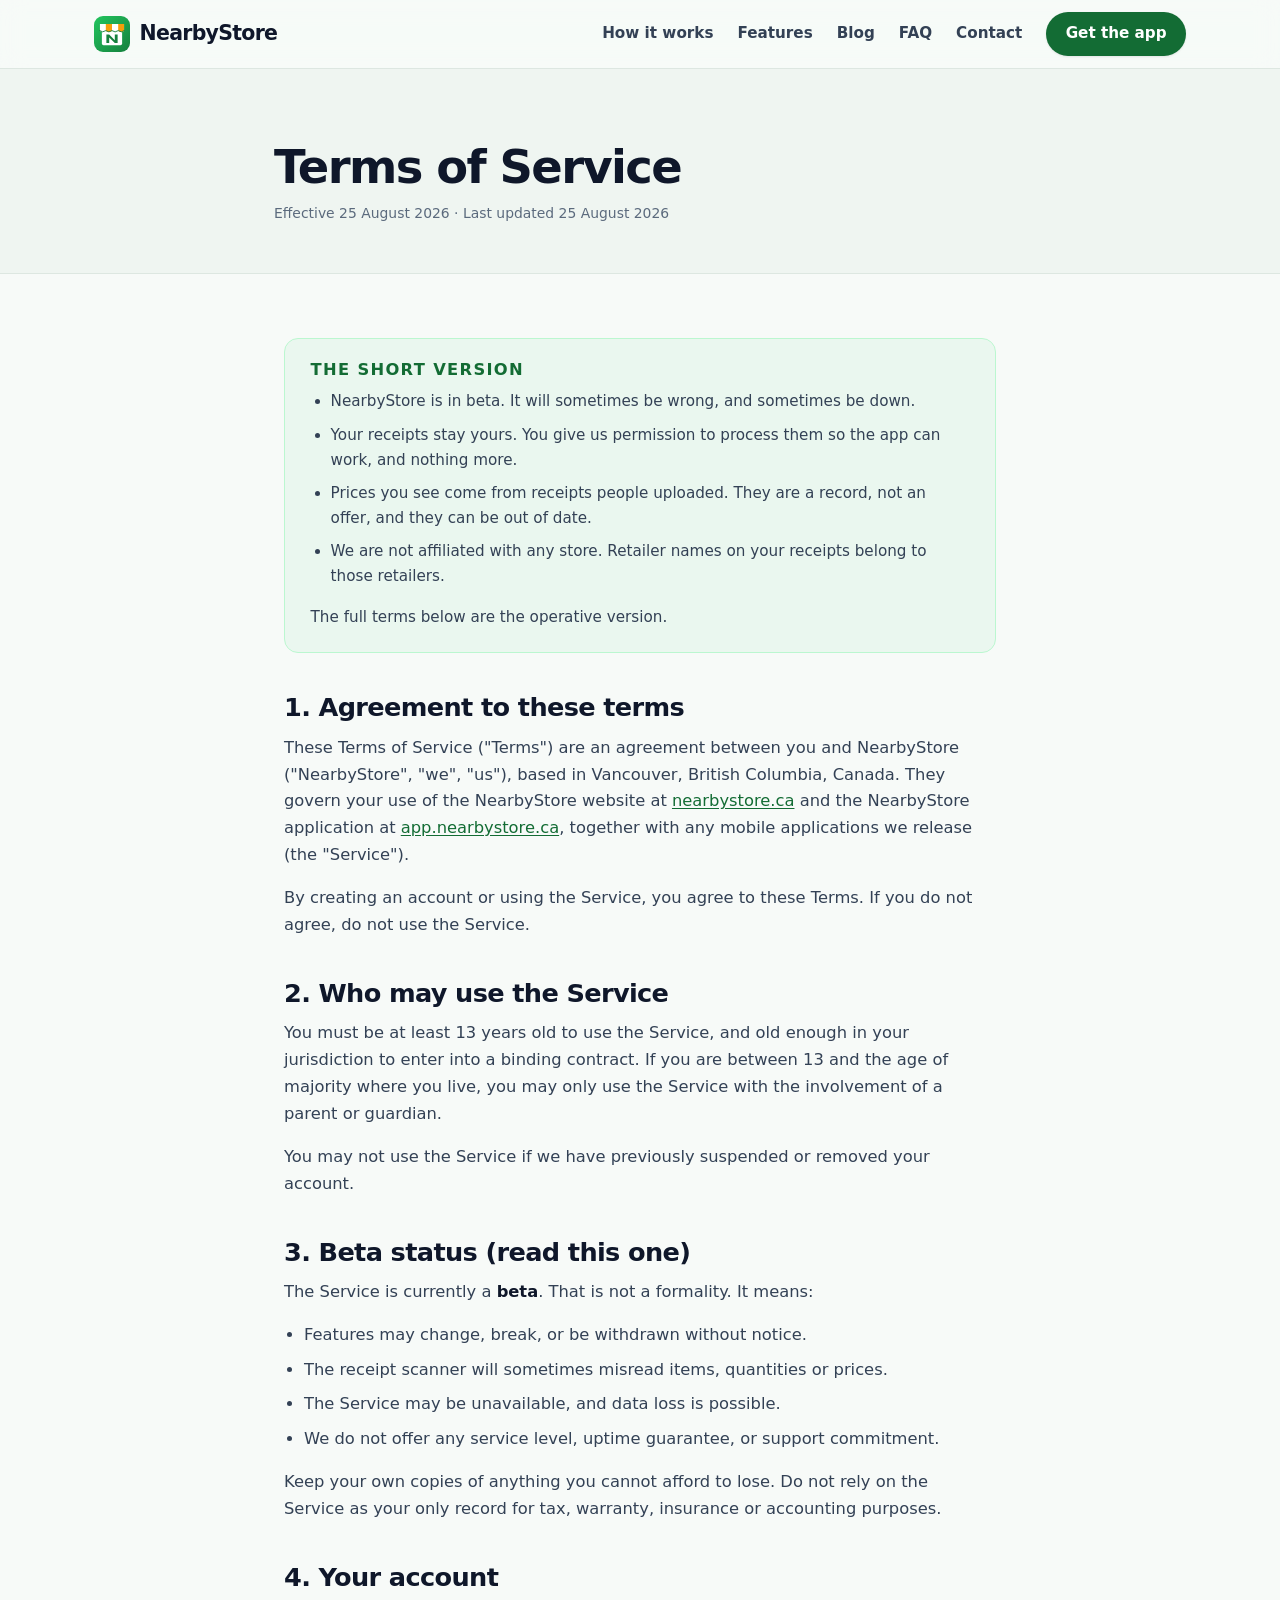
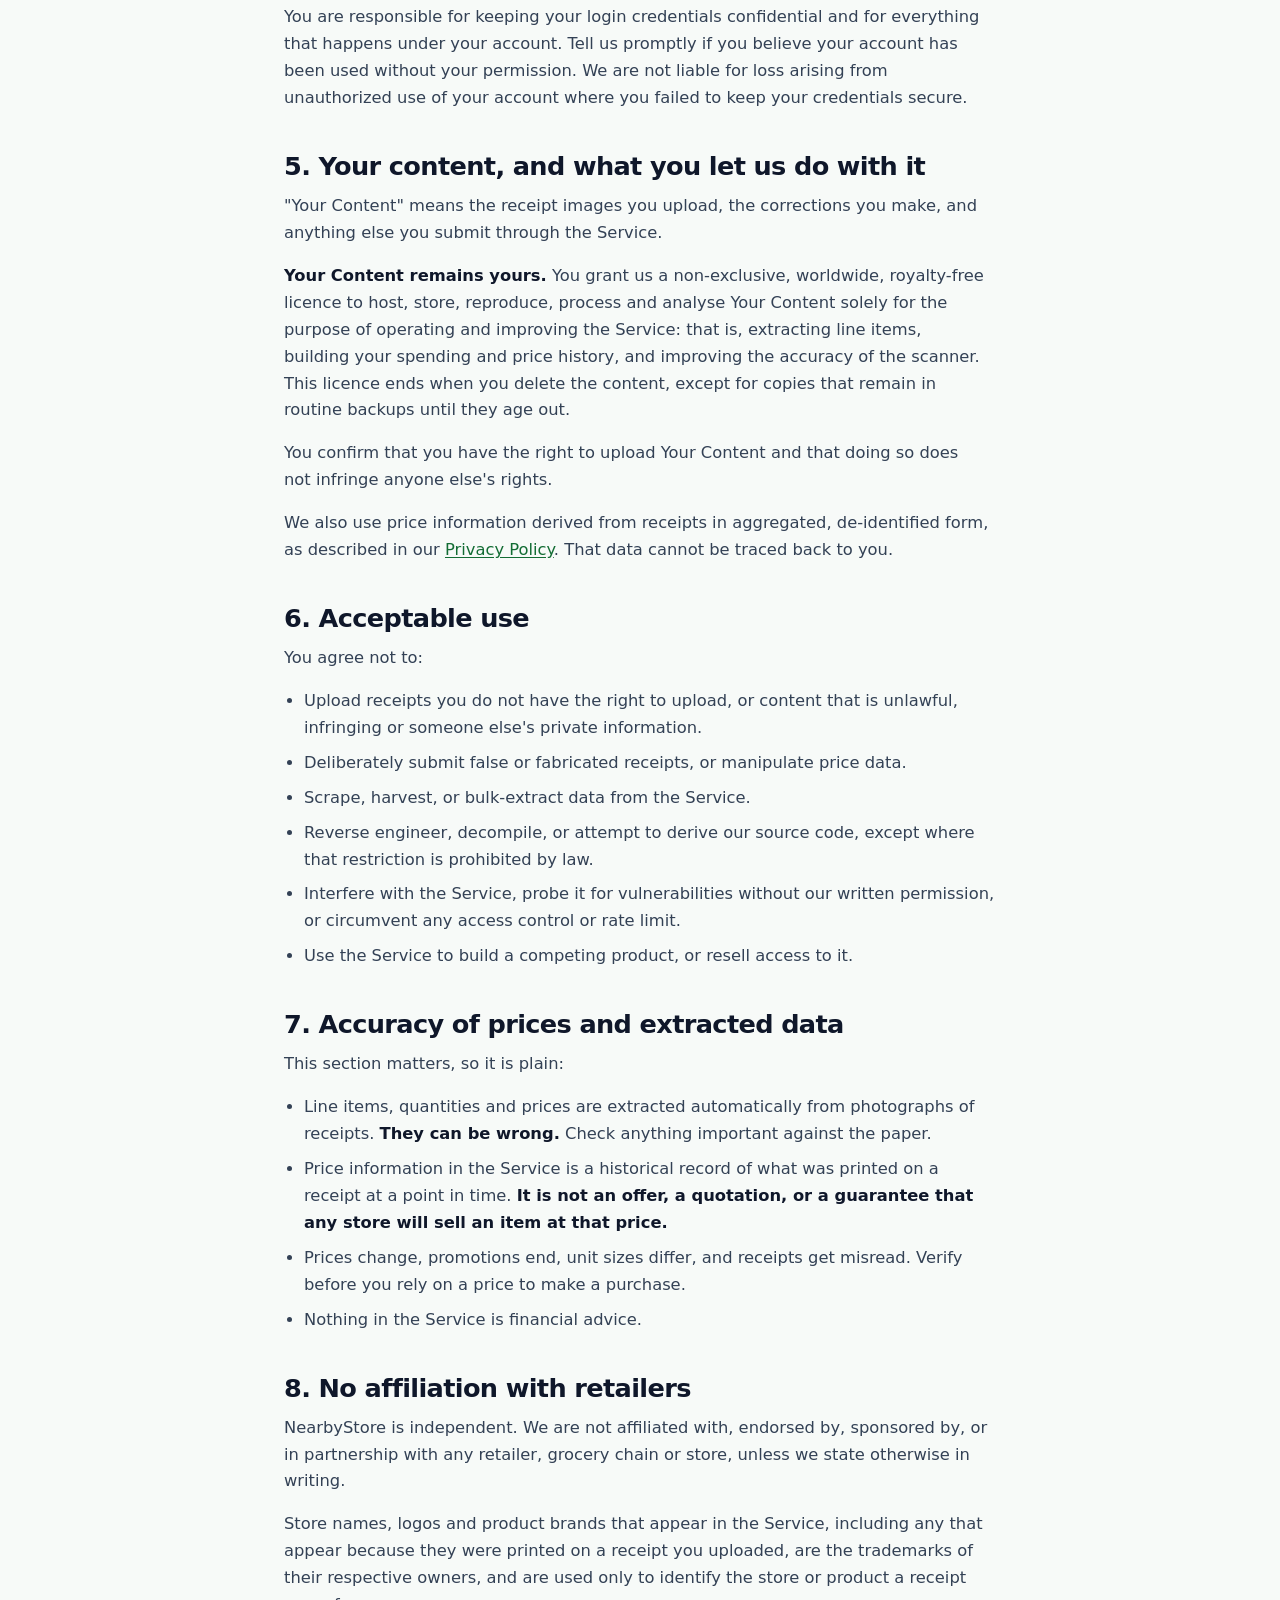
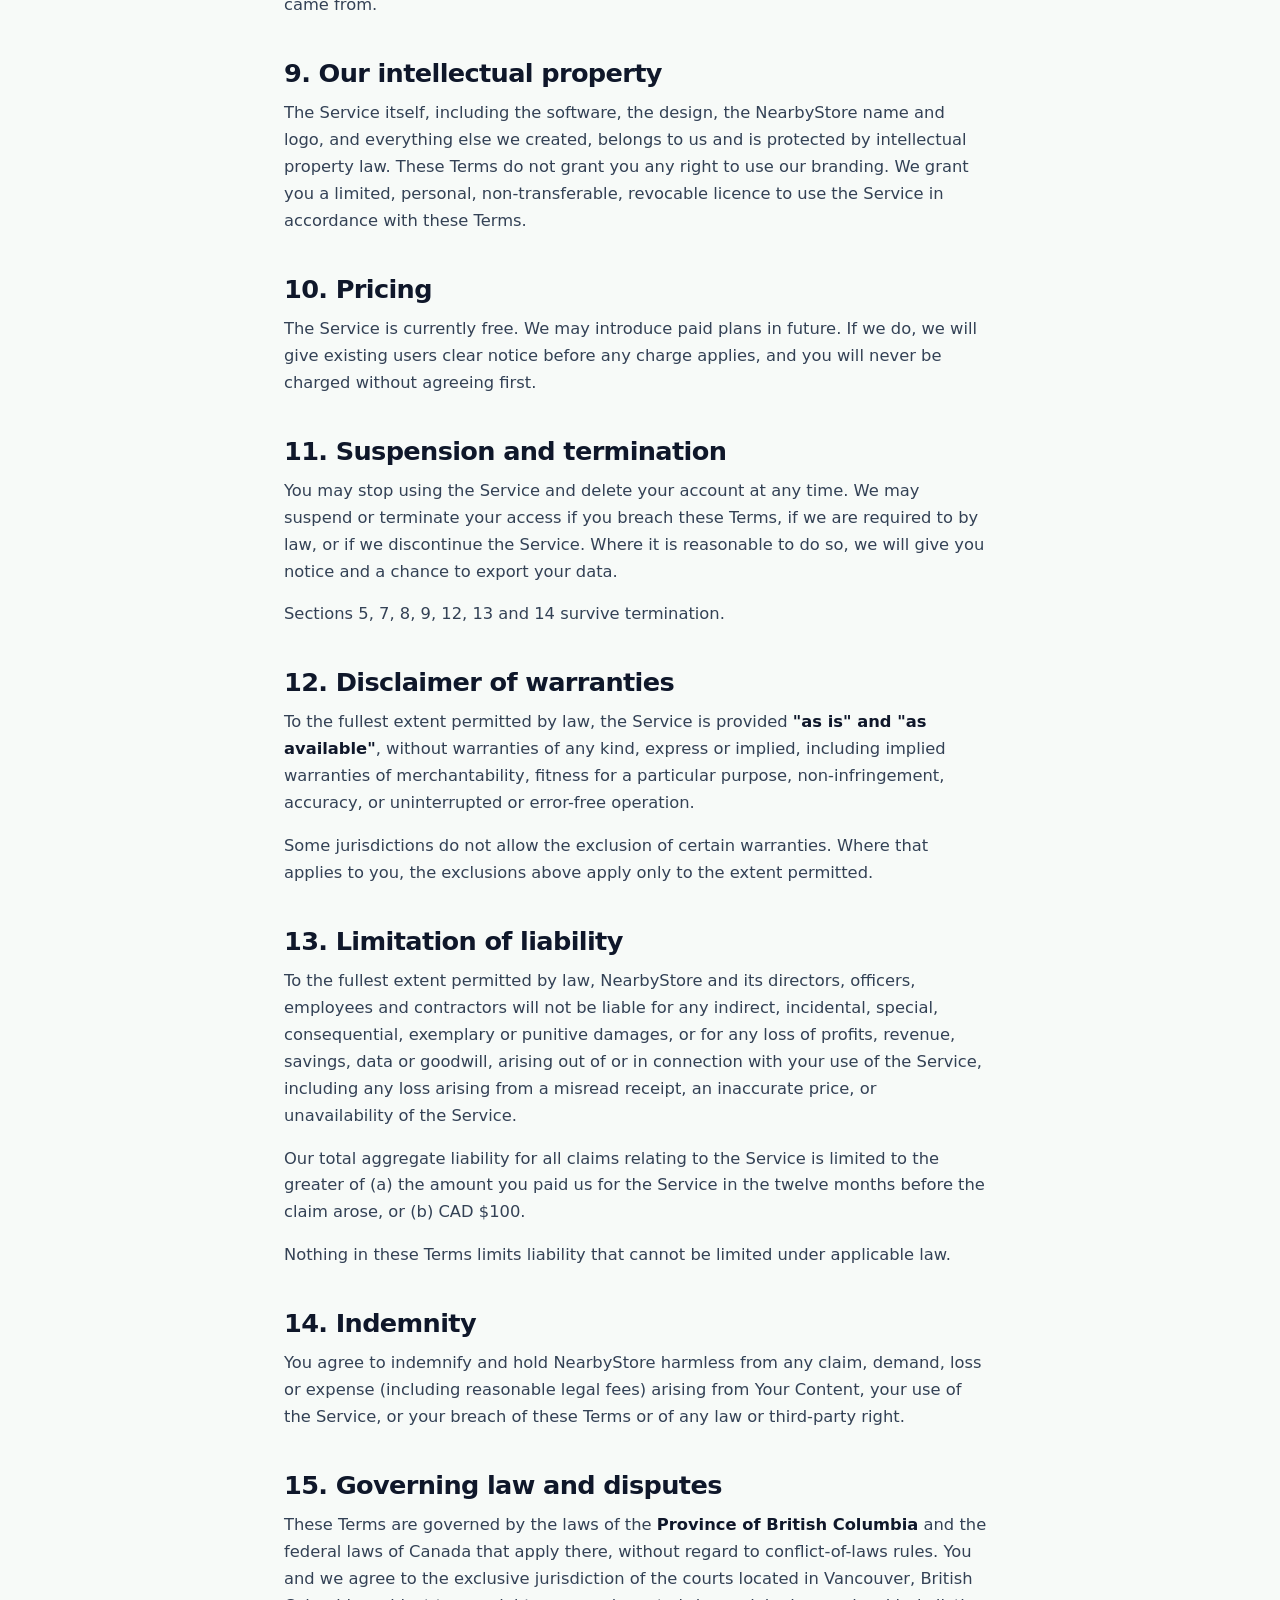
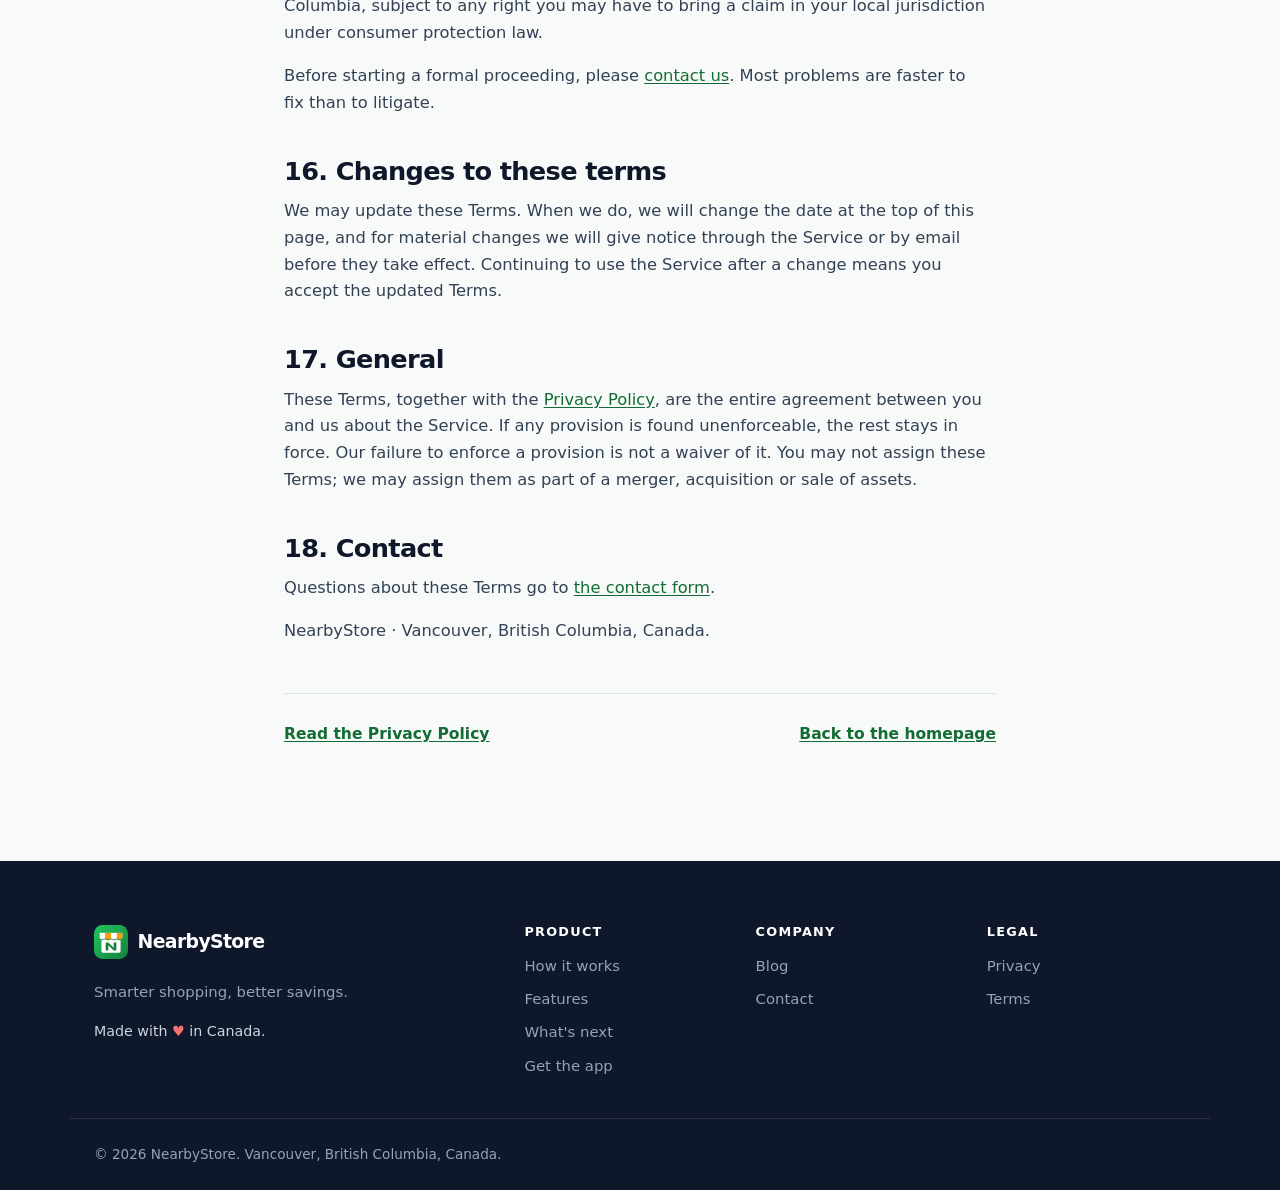
<file: terms.html>
<!doctype html>
<html lang="en">
<head>
  <meta charset="utf-8" />
  <meta name="viewport" content="width=device-width, initial-scale=1" />
  <script>document.documentElement.classList.add('js');</script>

  <title>Terms of Service | NearbyStore</title>
  <meta name="description" content="The terms you agree to when you use NearbyStore: beta status, your content, acceptable use, accuracy of price information, and governing law." />
  <link rel="canonical" href="https://nearbystore.ca/terms.html" />
  <meta name="theme-color" content="#136c34" />

  <link rel="icon" href="assets/logo.svg" type="image/svg+xml" />
  <link rel="icon" href="assets/favicon-32.png" sizes="32x32" type="image/png" />
  <link rel="apple-touch-icon" href="assets/apple-touch-icon.png" />

  <meta property="og:site_name" content="NearbyStore" />
  <meta property="og:title" content="Terms of Service | NearbyStore" />
  <meta property="og:description" content="The terms you agree to when you use NearbyStore." />
  <meta property="og:type" content="website" />
  <meta property="og:url" content="https://nearbystore.ca/terms.html" />
  <meta property="og:image" content="https://nearbystore.ca/assets/og-image.png" />
  <meta name="twitter:card" content="summary_large_image" />

  <link rel="stylesheet" href="styles.css?v=3" />
  <script src="script.js?v=3" defer></script>
</head>
<body>
  <a class="skip-link" href="#main">Skip to content</a>

  <header class="site-header" id="top">
    <div class="wrap header-inner">
      <a class="brand" href="/" aria-label="NearbyStore home">
        <img src="assets/logo.svg" alt="" width="36" height="36" />
        <span class="brand-name">NearbyStore</span>
      </a>

      <button class="nav-toggle" aria-expanded="false" aria-controls="site-nav" aria-label="Open menu">
        <span class="nav-toggle-bar"></span>
        <span class="nav-toggle-bar"></span>
        <span class="nav-toggle-bar"></span>
      </button>

      <nav class="site-nav" id="site-nav" aria-label="Main">
        <a href="index.html#how">How it works</a>
        <a href="index.html#features">Features</a>
        <a href="blog/">Blog</a>
        <a href="index.html#faq">FAQ</a>
        <a href="index.html#contact">Contact</a>
        <a class="btn btn-sm btn-primary nav-cta" href="/#download">Get the app</a>
      </nav>
    </div>
  </header>

  <main id="main">
    <div class="page-head">
      <div class="wrap wrap-narrow">
        <h1>Terms of Service</h1>
        <p class="page-meta">Effective 25 August 2026 · Last updated 25 August 2026</p>
      </div>
    </div>

    <article class="doc">
      <div class="wrap">

        <div class="doc-summary">
          <h2>The short version</h2>
          <ul>
            <li>NearbyStore is in beta. It will sometimes be wrong, and sometimes be down.</li>
            <li>Your receipts stay yours. You give us permission to process them so the app can work, and nothing more.</li>
            <li>Prices you see come from receipts people uploaded. They are a record, not an offer, and they can be out of date.</li>
            <li>We are not affiliated with any store. Retailer names on your receipts belong to those retailers.</li>
          </ul>
          <p>The full terms below are the operative version.</p>
        </div>

        <h2>1. Agreement to these terms</h2>
        <p>
          These Terms of Service ("Terms") are an agreement between you and NearbyStore
          ("NearbyStore", "we", "us"), based in Vancouver, British Columbia, Canada. They
          govern your use of the NearbyStore website at
          <a href="https://nearbystore.ca/">nearbystore.ca</a> and the NearbyStore
          application at <a href="https://app.nearbystore.ca/">app.nearbystore.ca</a>,
          together with any mobile applications we release (the "Service").
        </p>
        <p>
          By creating an account or using the Service, you agree to these Terms. If you do
          not agree, do not use the Service.
        </p>

        <h2>2. Who may use the Service</h2>
        <p>
          You must be at least 13 years old to use the Service, and old enough in your
          jurisdiction to enter into a binding contract. If you are between 13 and the age
          of majority where you live, you may only use the Service with the involvement of
          a parent or guardian.
        </p>
        <p>You may not use the Service if we have previously suspended or removed your account.</p>

        <h2>3. Beta status (read this one)</h2>
        <p>
          The Service is currently a <strong>beta</strong>. That is not a formality. It
          means:
        </p>
        <ul>
          <li>Features may change, break, or be withdrawn without notice.</li>
          <li>The receipt scanner will sometimes misread items, quantities or prices.</li>
          <li>The Service may be unavailable, and data loss is possible.</li>
          <li>We do not offer any service level, uptime guarantee, or support commitment.</li>
        </ul>
        <p>
          Keep your own copies of anything you cannot afford to lose. Do not rely on the
          Service as your only record for tax, warranty, insurance or accounting purposes.
        </p>

        <h2>4. Your account</h2>
        <p>
          You are responsible for keeping your login credentials confidential and for
          everything that happens under your account. Tell us promptly if you believe your
          account has been used without your permission. We are not liable for loss arising
          from unauthorized use of your account where you failed to keep your credentials
          secure.
        </p>

        <h2>5. Your content, and what you let us do with it</h2>
        <p>
          "Your Content" means the receipt images you upload, the corrections you make, and
          anything else you submit through the Service.
        </p>
        <p>
          <strong>Your Content remains yours.</strong> You grant us a non-exclusive,
          worldwide, royalty-free licence to host, store, reproduce, process and analyse
          Your Content solely for the purpose of operating and improving the Service: that
          is, extracting line items, building your spending and price history, and
          improving the accuracy of the scanner. This licence ends when you delete the
          content, except for copies that remain in routine backups until they age out.
        </p>
        <p>
          You confirm that you have the right to upload Your Content and that doing so does
          not infringe anyone else's rights.
        </p>
        <p>
          We also use price information derived from receipts in aggregated, de-identified
          form, as described in our <a href="privacy.html">Privacy Policy</a>. That data
          cannot be traced back to you.
        </p>

        <h2>6. Acceptable use</h2>
        <p>You agree not to:</p>
        <ul>
          <li>Upload receipts you do not have the right to upload, or content that is unlawful, infringing or someone else's private information.</li>
          <li>Deliberately submit false or fabricated receipts, or manipulate price data.</li>
          <li>Scrape, harvest, or bulk-extract data from the Service.</li>
          <li>Reverse engineer, decompile, or attempt to derive our source code, except where that restriction is prohibited by law.</li>
          <li>Interfere with the Service, probe it for vulnerabilities without our written permission, or circumvent any access control or rate limit.</li>
          <li>Use the Service to build a competing product, or resell access to it.</li>
        </ul>

        <h2>7. Accuracy of prices and extracted data</h2>
        <p>This section matters, so it is plain:</p>
        <ul>
          <li>Line items, quantities and prices are extracted automatically from photographs of receipts. <strong>They can be wrong.</strong> Check anything important against the paper.</li>
          <li>Price information in the Service is a historical record of what was printed on a receipt at a point in time. <strong>It is not an offer, a quotation, or a guarantee that any store will sell an item at that price.</strong></li>
          <li>Prices change, promotions end, unit sizes differ, and receipts get misread. Verify before you rely on a price to make a purchase.</li>
          <li>Nothing in the Service is financial advice.</li>
        </ul>

        <h2>8. No affiliation with retailers</h2>
        <p>
          NearbyStore is independent. We are not affiliated with, endorsed by, sponsored
          by, or in partnership with any retailer, grocery chain or store, unless we state
          otherwise in writing.
        </p>
        <p>
          Store names, logos and product brands that appear in the Service, including any
          that appear because they were printed on a receipt you uploaded, are the
          trademarks of their respective owners, and are used only to identify the store or
          product a receipt came from.
        </p>

        <h2>9. Our intellectual property</h2>
        <p>
          The Service itself, including the software, the design, the NearbyStore name and logo, and
          everything else we created, belongs to us and is protected by intellectual
          property law. These Terms do not grant you any right to use our branding. We
          grant you a limited, personal, non-transferable, revocable licence to use the
          Service in accordance with these Terms.
        </p>

        <h2>10. Pricing</h2>
        <p>
          The Service is currently free. We may introduce paid plans in future. If we do,
          we will give existing users clear notice before any charge applies, and you will
          never be charged without agreeing first.
        </p>

        <h2>11. Suspension and termination</h2>
        <p>
          You may stop using the Service and delete your account at any time. We may
          suspend or terminate your access if you breach these Terms, if we are required to
          by law, or if we discontinue the Service. Where it is reasonable to do so, we
          will give you notice and a chance to export your data.
        </p>
        <p>Sections 5, 7, 8, 9, 12, 13 and 14 survive termination.</p>

        <h2>12. Disclaimer of warranties</h2>
        <p>
          To the fullest extent permitted by law, the Service is provided
          <strong>"as is" and "as available"</strong>, without warranties of any kind,
          express or implied, including implied warranties of merchantability, fitness for
          a particular purpose, non-infringement, accuracy, or uninterrupted or error-free
          operation.
        </p>
        <p>
          Some jurisdictions do not allow the exclusion of certain warranties. Where that
          applies to you, the exclusions above apply only to the extent permitted.
        </p>

        <h2>13. Limitation of liability</h2>
        <p>
          To the fullest extent permitted by law, NearbyStore and its directors, officers,
          employees and contractors will not be liable for any indirect, incidental,
          special, consequential, exemplary or punitive damages, or for any loss of
          profits, revenue, savings, data or goodwill, arising out of or in connection with
          your use of the Service, including any loss arising from a misread receipt, an
          inaccurate price, or unavailability of the Service.
        </p>
        <p>
          Our total aggregate liability for all claims relating to the Service is limited
          to the greater of (a) the amount you paid us for the Service in the twelve months
          before the claim arose, or (b) CAD $100.
        </p>
        <p>Nothing in these Terms limits liability that cannot be limited under applicable law.</p>

        <h2>14. Indemnity</h2>
        <p>
          You agree to indemnify and hold NearbyStore harmless from any claim, demand, loss
          or expense (including reasonable legal fees) arising from Your Content, your use
          of the Service, or your breach of these Terms or of any law or third-party right.
        </p>

        <h2>15. Governing law and disputes</h2>
        <p>
          These Terms are governed by the laws of the <strong>Province of British
          Columbia</strong> and the federal laws of Canada that apply there, without regard
          to conflict-of-laws rules. You and we agree to the exclusive jurisdiction of the
          courts located in Vancouver, British Columbia, subject to any right you may have
          to bring a claim in your local jurisdiction under consumer protection law.
        </p>
        <p>
          Before starting a formal proceeding, please <a href="index.html#contact">contact
          us</a>. Most problems are faster to fix than to litigate.
        </p>

        <h2>16. Changes to these terms</h2>
        <p>
          We may update these Terms. When we do, we will change the date at the top of this
          page, and for material changes we will give notice through the Service or by
          email before they take effect. Continuing to use the Service after a change means
          you accept the updated Terms.
        </p>

        <h2>17. General</h2>
        <p>
          These Terms, together with the <a href="privacy.html">Privacy Policy</a>, are the
          entire agreement between you and us about the Service. If any provision is found
          unenforceable, the rest stays in force. Our failure to enforce a provision is not
          a waiver of it. You may not assign these Terms; we may assign them as part of a
          merger, acquisition or sale of assets.
        </p>

        <h2>18. Contact</h2>
        <p>
          Questions about these Terms go to <a href="index.html#contact">the contact
          form</a>.
        </p>
        <p>NearbyStore · Vancouver, British Columbia, Canada.</p>

        <div class="post-end">
          <a class="link-arrow" href="privacy.html">Read the Privacy Policy</a>
          <a class="link-arrow" href="/">Back to the homepage</a>
        </div>
      </div>
    </article>
  </main>

  <footer class="site-footer">
    <div class="wrap footer-inner">
      <div class="footer-brand">
        <a class="brand" href="/">
          <img src="assets/logo.svg" alt="" width="34" height="34" />
          <span class="brand-name">NearbyStore</span>
        </a>
        <p class="footer-tag">Smarter shopping, better savings.</p>
        <p class="footer-love">Made with <span class="heart" aria-hidden="true">&hearts;</span><span class="visually-hidden">love</span> in Canada.</p>
      </div>

      <nav class="footer-col" aria-labelledby="foot-product">
        <h2 id="foot-product">Product</h2>
        <a href="index.html#how">How it works</a>
        <a href="index.html#features">Features</a>
        <a href="index.html#next">What's next</a>
        <a href="https://apps.apple.com/ca/app/nearbystore-ca/id6810809687" target="_blank" rel="noopener">Get the app</a>
      </nav>

      <nav class="footer-col" aria-labelledby="foot-company">
        <h2 id="foot-company">Company</h2>
        <a href="blog/">Blog</a>
        <a href="index.html#contact">Contact</a>
      </nav>

      <nav class="footer-col" aria-labelledby="foot-legal">
        <h2 id="foot-legal">Legal</h2>
        <a href="privacy.html">Privacy</a>
        <a href="terms.html">Terms</a>
      </nav>
    </div>

    <div class="wrap footer-bottom">
      <p>&copy; <span id="year">2026</span> NearbyStore. Vancouver, British Columbia, Canada.</p>
    </div>
  </footer>
</body>
</html>
</file>
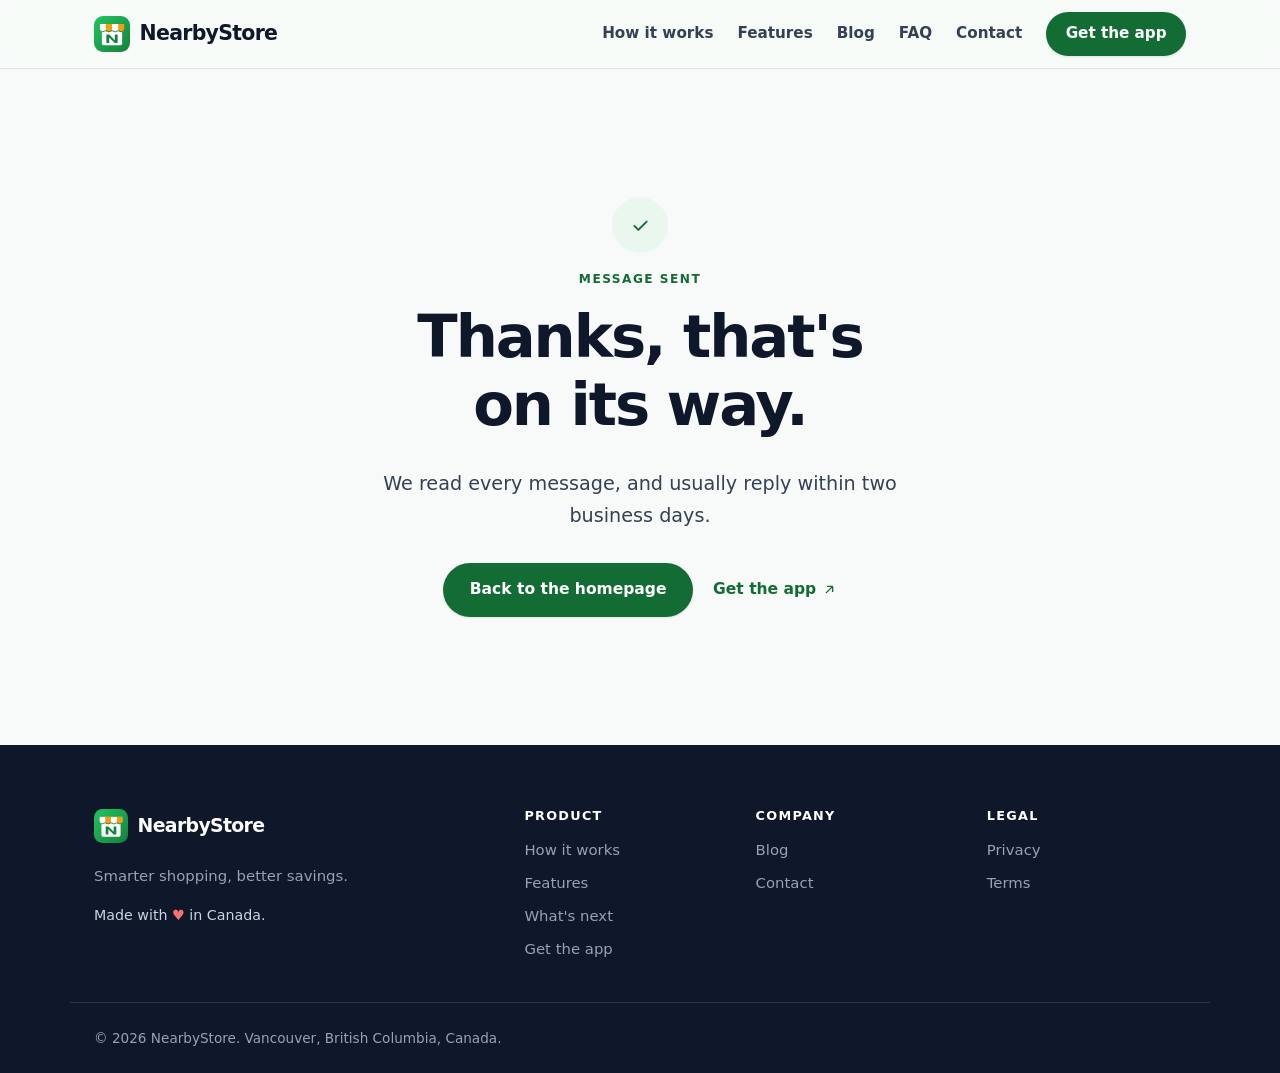
<file: thanks.html>
<!doctype html>
<html lang="en">
<head>
  <meta charset="utf-8" />
  <meta name="viewport" content="width=device-width, initial-scale=1" />
  <script>document.documentElement.classList.add('js');</script>

  <title>Message sent | NearbyStore</title>
  <meta name="description" content="Thanks for getting in touch with NearbyStore. We read every message." />
  <meta name="robots" content="noindex" />
  <meta name="theme-color" content="#136c34" />

  <link rel="icon" href="/assets/logo.svg" type="image/svg+xml" />
  <link rel="icon" href="/assets/favicon-32.png" sizes="32x32" type="image/png" />
  <link rel="apple-touch-icon" href="/assets/apple-touch-icon.png" />

  <link rel="stylesheet" href="/styles.css?v=3" />
  <script src="/script.js?v=3" defer></script>
</head>
<body>
  <a class="skip-link" href="#main">Skip to content</a>

  <header class="site-header" id="top">
    <div class="wrap header-inner">
      <a class="brand" href="/" aria-label="NearbyStore home">
        <img src="/assets/logo.svg" alt="" width="36" height="36" />
        <span class="brand-name">NearbyStore</span>
      </a>

      <button class="nav-toggle" aria-expanded="false" aria-controls="site-nav" aria-label="Open menu">
        <span class="nav-toggle-bar"></span>
        <span class="nav-toggle-bar"></span>
        <span class="nav-toggle-bar"></span>
      </button>

      <nav class="site-nav" id="site-nav" aria-label="Main">
        <a href="/#how">How it works</a>
        <a href="/#features">Features</a>
        <a href="/blog/">Blog</a>
        <a href="/#faq">FAQ</a>
        <a href="/#contact">Contact</a>
        <a class="btn btn-sm btn-primary nav-cta" href="/#download">Get the app</a>
      </nav>
    </div>
  </header>

  <main id="main">
    <section class="notfound">
      <div class="wrap wrap-narrow">
        <div class="feature-icon" style="margin-inline:auto;width:56px;height:56px;border-radius:50%;" aria-hidden="true">
          <svg viewBox="0 0 24 24" width="28" height="28" fill="none" stroke="currentColor" stroke-width="2.2" stroke-linecap="round" stroke-linejoin="round"><path d="m5 12.5 4.5 4.5L19 7.5"/></svg>
        </div>
        <p class="eyebrow">Message sent</p>
        <h1>Thanks, that's on its way.</h1>
        <p class="lede" style="margin-inline:auto;">
          We read every message, and usually reply within two business days.
        </p>
        <div class="hero-actions">
          <a class="btn btn-primary" href="/">Back to the homepage</a>
          <a class="link-arrow" href="https://apps.apple.com/ca/app/nearbystore-ca/id6810809687" target="_blank" rel="noopener">
            Get the app
            <svg viewBox="0 0 24 24" aria-hidden="true" width="15" height="15"><path fill="none" stroke="currentColor" stroke-width="2.2" stroke-linecap="round" stroke-linejoin="round" d="M7 17 17 7M9 7h8v8"/></svg>
          </a>
        </div>
      </div>
    </section>
  </main>

  <footer class="site-footer">
    <div class="wrap footer-inner">
      <div class="footer-brand">
        <a class="brand" href="/">
          <img src="/assets/logo.svg" alt="" width="34" height="34" />
          <span class="brand-name">NearbyStore</span>
        </a>
        <p class="footer-tag">Smarter shopping, better savings.</p>
        <p class="footer-love">Made with <span class="heart" aria-hidden="true">&hearts;</span><span class="visually-hidden">love</span> in Canada.</p>
      </div>

      <nav class="footer-col" aria-labelledby="foot-product">
        <h2 id="foot-product">Product</h2>
        <a href="/#how">How it works</a>
        <a href="/#features">Features</a>
        <a href="/#next">What's next</a>
        <a href="https://apps.apple.com/ca/app/nearbystore-ca/id6810809687" target="_blank" rel="noopener">Get the app</a>
      </nav>

      <nav class="footer-col" aria-labelledby="foot-company">
        <h2 id="foot-company">Company</h2>
        <a href="/blog/">Blog</a>
        <a href="/#contact">Contact</a>
      </nav>

      <nav class="footer-col" aria-labelledby="foot-legal">
        <h2 id="foot-legal">Legal</h2>
        <a href="/privacy.html">Privacy</a>
        <a href="/terms.html">Terms</a>
      </nav>
    </div>

    <div class="wrap footer-bottom">
      <p>&copy; <span id="year">2026</span> NearbyStore. Vancouver, British Columbia, Canada.</p>
    </div>
  </footer>
</body>
</html>
</file>
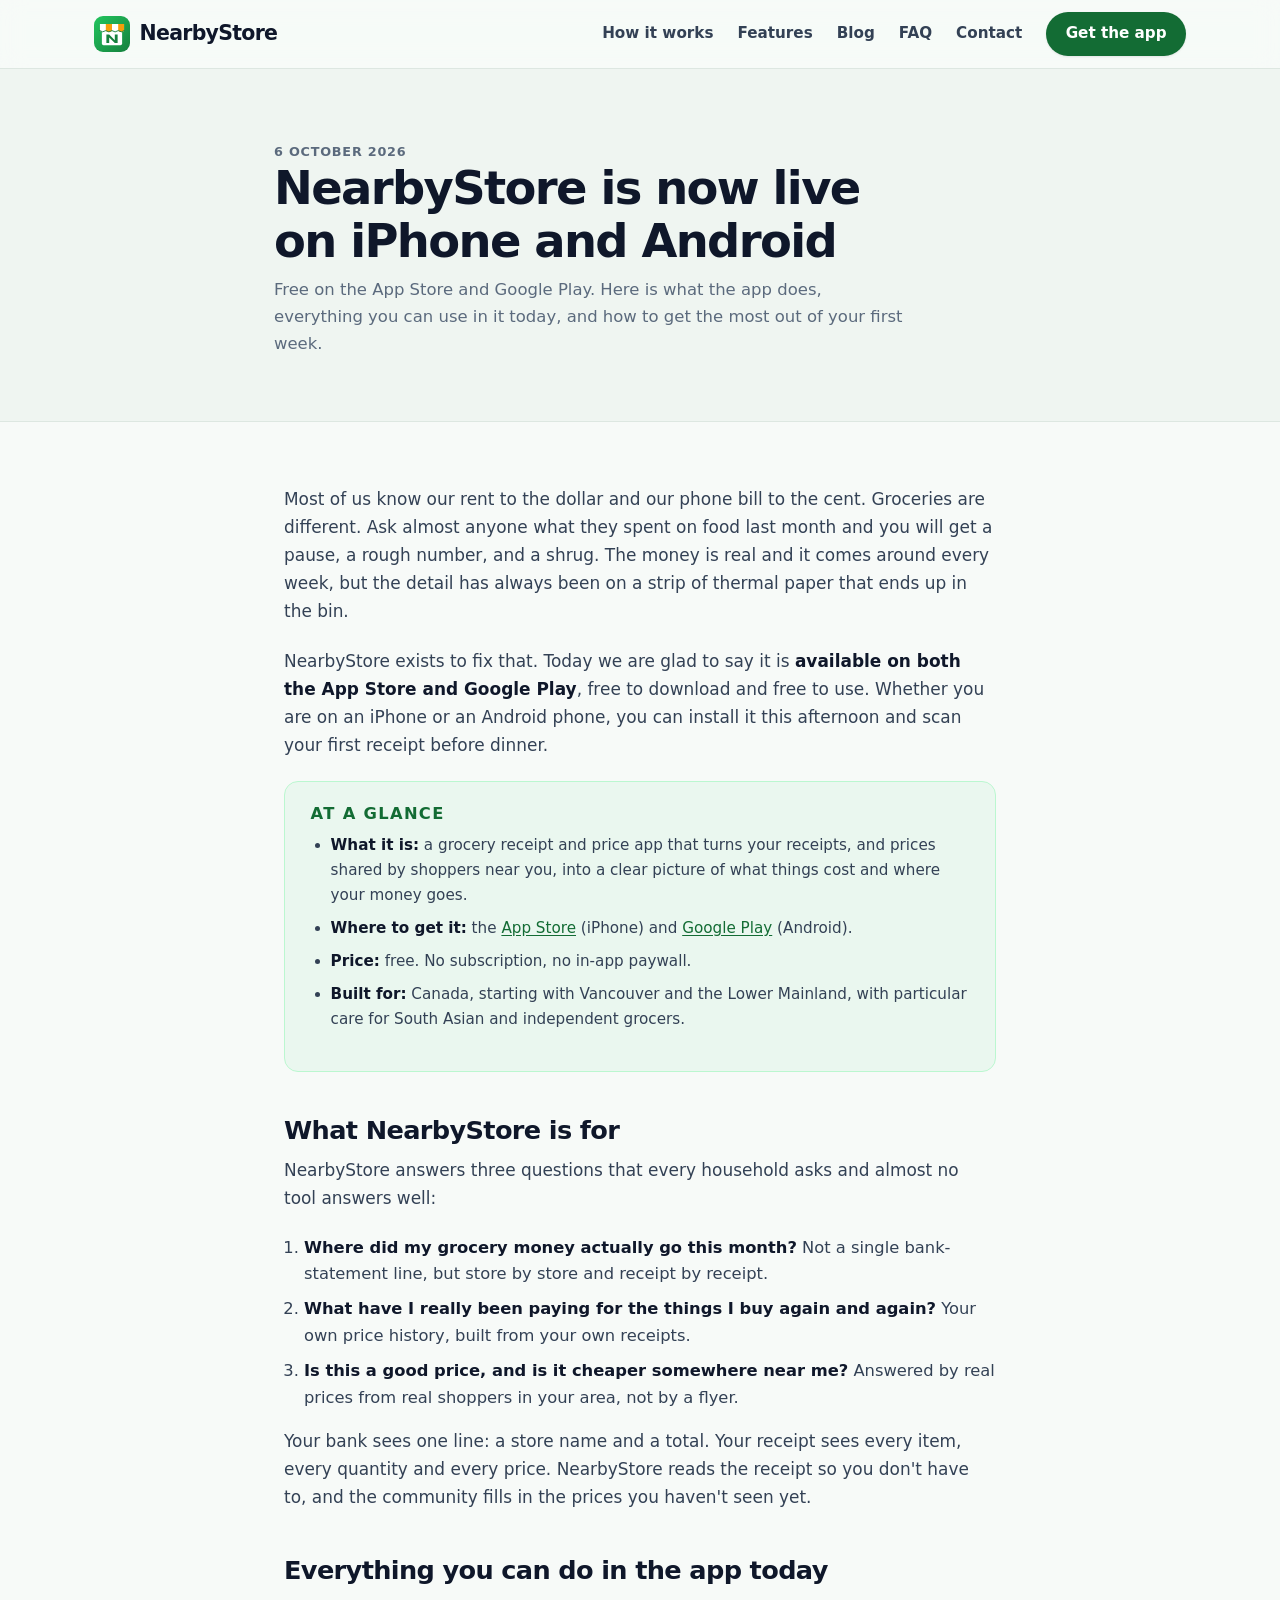
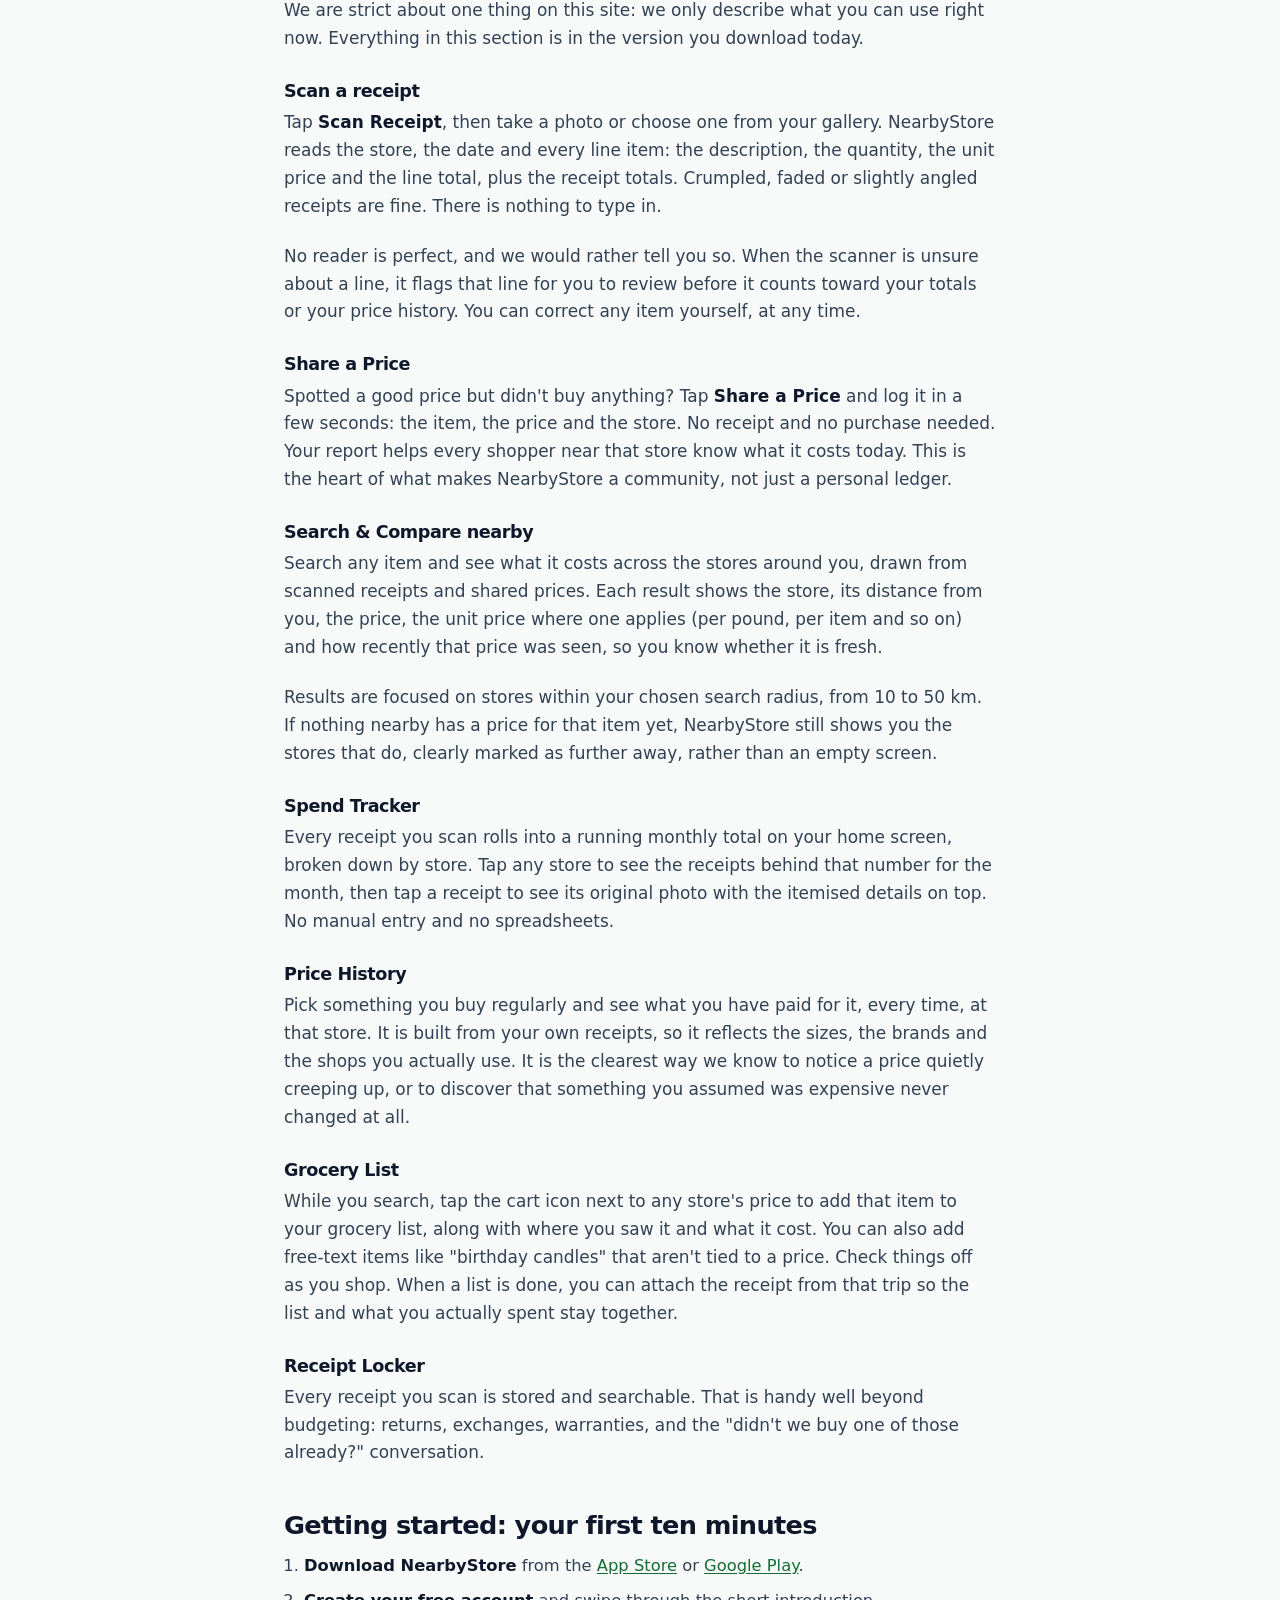
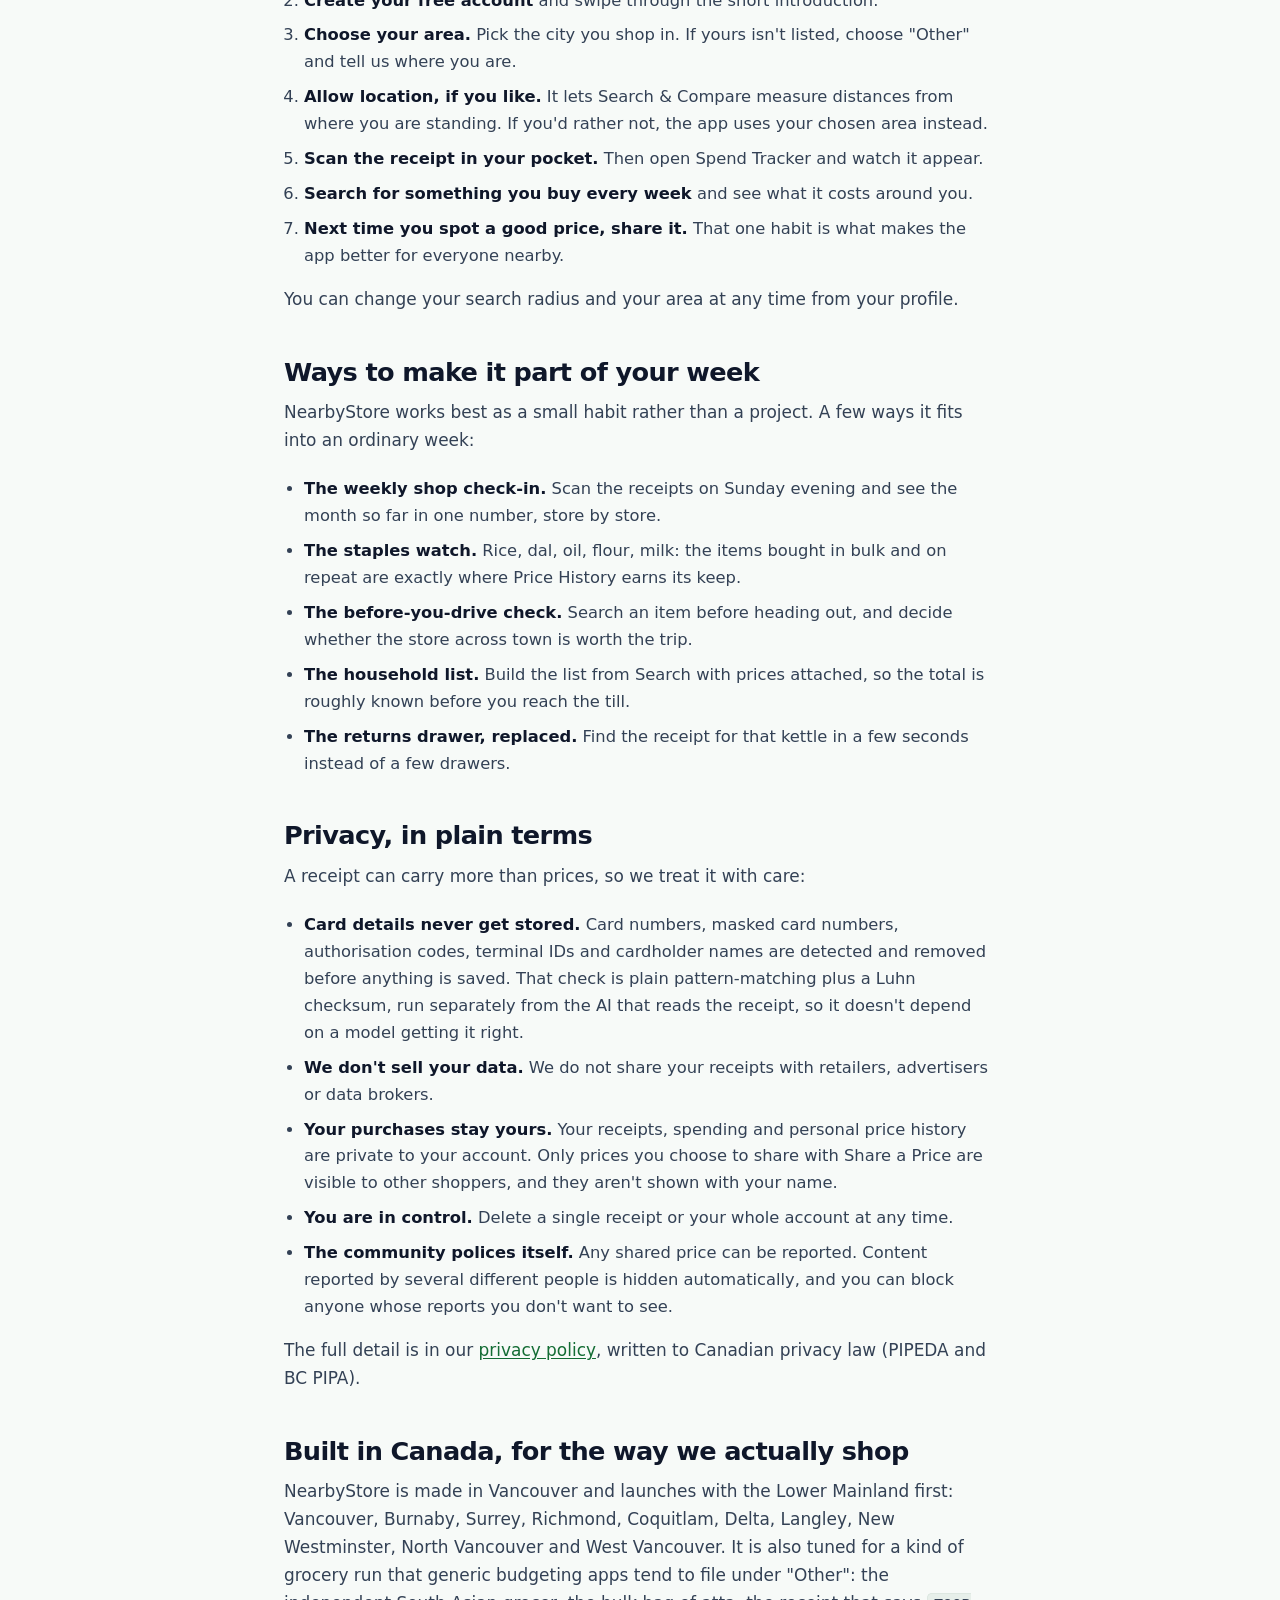
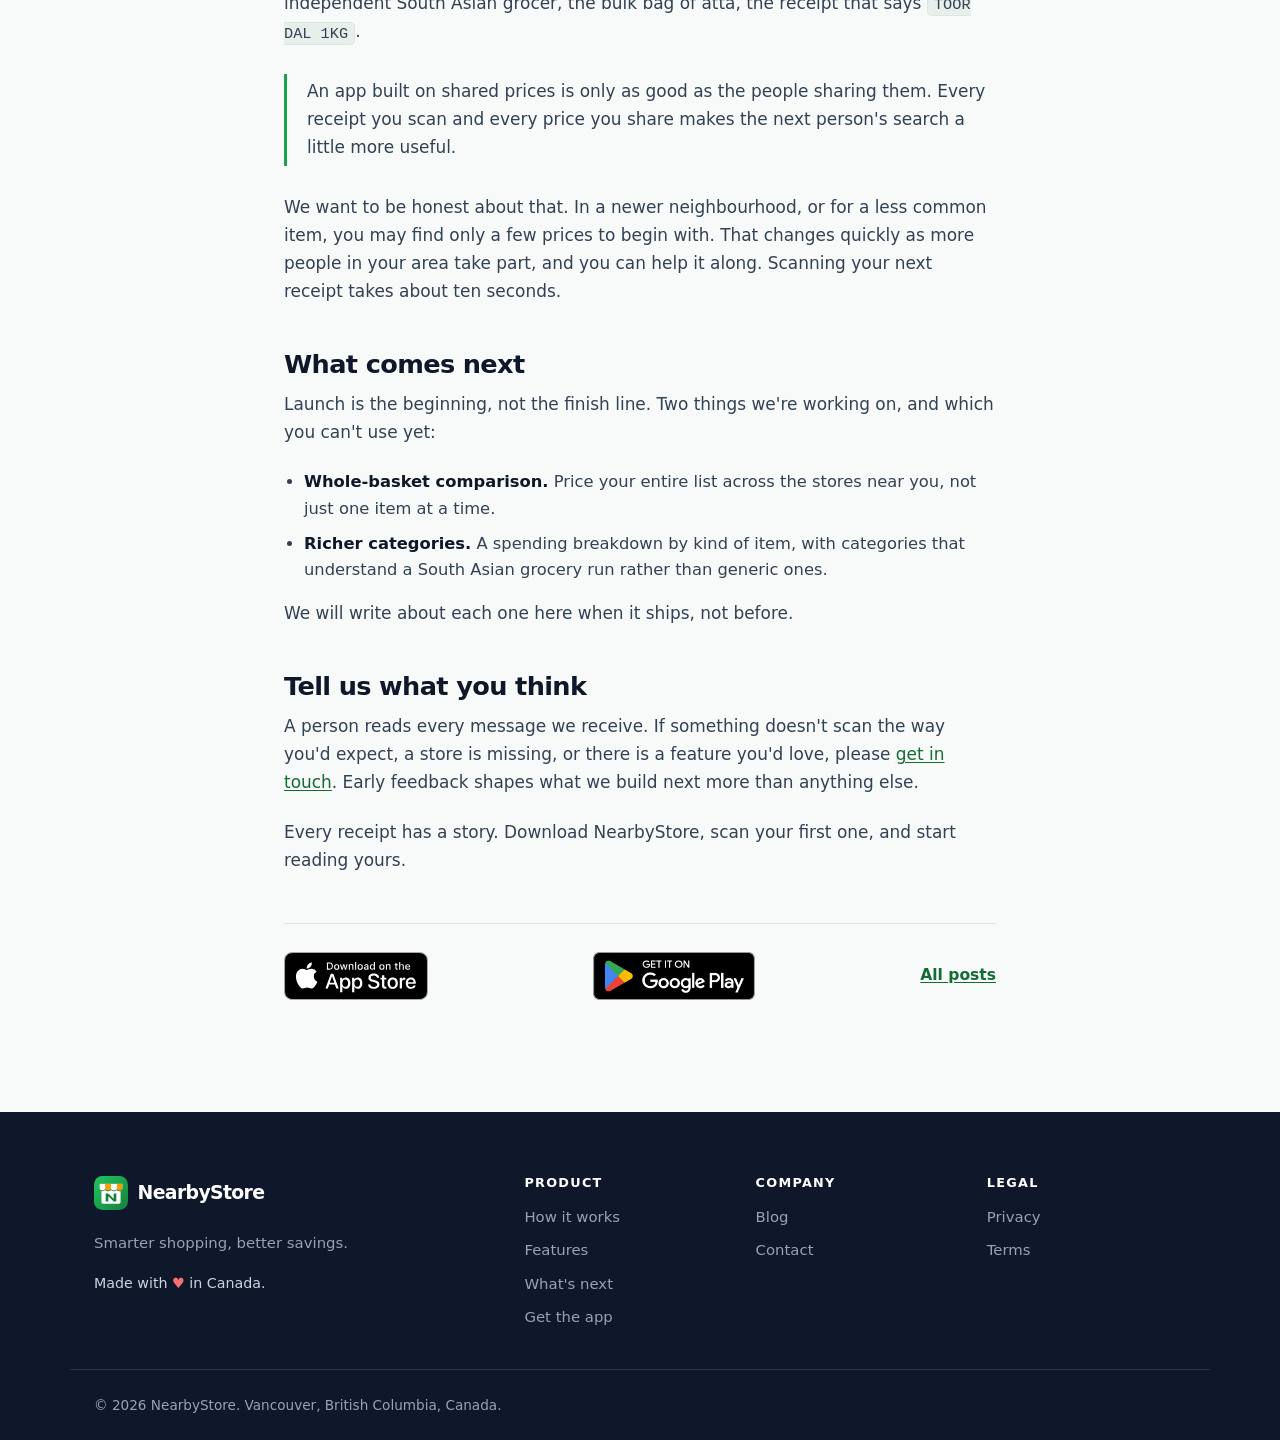
<file: blog/nearbystore-now-on-ios-and-android.html>
<!doctype html>
<html lang="en">
<head>
  <meta charset="utf-8" />
  <meta name="viewport" content="width=device-width, initial-scale=1" />
  <script>document.documentElement.classList.add('js');</script>

  <title>NearbyStore is now live on iPhone and Android | NearbyStore</title>
  <meta name="description" content="NearbyStore is live and free on the App Store and Google Play. What the app does, every feature in it today, how to get started, and how people are using it to understand their grocery spending." />
  <link rel="canonical" href="https://nearbystore.ca/blog/nearbystore-now-on-ios-and-android.html" />
  <meta name="theme-color" content="#136c34" />

  <link rel="icon" href="../assets/logo.svg" type="image/svg+xml" />
  <link rel="icon" href="../assets/favicon-32.png" sizes="32x32" type="image/png" />
  <link rel="apple-touch-icon" href="../assets/apple-touch-icon.png" />

  <meta property="og:site_name" content="NearbyStore" />
  <meta property="og:title" content="NearbyStore is now live on iPhone and Android" />
  <meta property="og:description" content="Scan receipts, share prices, compare nearby stores and see where your grocery money goes. Free on the App Store and Google Play." />
  <meta property="og:type" content="article" />
  <meta property="og:url" content="https://nearbystore.ca/blog/nearbystore-now-on-ios-and-android.html" />
  <meta property="og:image" content="https://nearbystore.ca/assets/og-image.png" />
  <meta property="article:published_time" content="2026-10-06" />
  <meta name="twitter:card" content="summary_large_image" />

  <link rel="stylesheet" href="../styles.css?v=3" />
  <script src="../script.js?v=3" defer></script>
</head>
<body>
  <a class="skip-link" href="#main">Skip to content</a>

  <header class="site-header" id="top">
    <div class="wrap header-inner">
      <a class="brand" href="/" aria-label="NearbyStore home">
        <img src="../assets/logo.svg" alt="" width="36" height="36" />
        <span class="brand-name">NearbyStore</span>
      </a>

      <button class="nav-toggle" aria-expanded="false" aria-controls="site-nav" aria-label="Open menu">
        <span class="nav-toggle-bar"></span>
        <span class="nav-toggle-bar"></span>
        <span class="nav-toggle-bar"></span>
      </button>

      <nav class="site-nav" id="site-nav" aria-label="Main">
        <a href="../index.html#how">How it works</a>
        <a href="../index.html#features">Features</a>
        <a href="./">Blog</a>
        <a href="../index.html#faq">FAQ</a>
        <a href="../index.html#contact">Contact</a>
        <a class="btn btn-sm btn-primary nav-cta" href="/#download">Get the app</a>
      </nav>
    </div>
  </header>

  <main id="main">
    <div class="page-head">
      <div class="wrap wrap-narrow">
        <p class="post-date"><time datetime="2026-10-06">6 October 2026</time></p>
        <h1>NearbyStore is now live on iPhone and Android</h1>
        <p class="section-sub">Free on the App Store and Google Play. Here is what the app does, everything you can use in it today, and how to get the most out of your first week.</p>
      </div>
    </div>

    <article class="doc post-body">
      <div class="wrap">

        <p>
          Most of us know our rent to the dollar and our phone bill to the cent. Groceries
          are different. Ask almost anyone what they spent on food last month and you will
          get a pause, a rough number, and a shrug. The money is real and it comes around
          every week, but the detail has always been on a strip of thermal paper that ends
          up in the bin.
        </p>

        <p>
          NearbyStore exists to fix that. Today we are glad to say it is
          <strong>available on both the App Store and Google Play</strong>, free to download
          and free to use. Whether you are on an iPhone or an Android phone, you can install it
          this afternoon and scan your first receipt before dinner.
        </p>

        <div class="doc-summary">
          <h2>At a glance</h2>
          <ul>
            <li><strong>What it is:</strong> a grocery receipt and price app that turns your receipts, and prices shared by shoppers near you, into a clear picture of what things cost and where your money goes.</li>
            <li><strong>Where to get it:</strong> the <a href="https://apps.apple.com/ca/app/nearbystore-ca/id6810809687" target="_blank" rel="noopener">App Store</a> (iPhone) and <a href="https://play.google.com/store/apps/details?id=ca.nearbystore.app" target="_blank" rel="noopener">Google Play</a> (Android).</li>
            <li><strong>Price:</strong> free. No subscription, no in-app paywall.</li>
            <li><strong>Built for:</strong> Canada, starting with Vancouver and the Lower Mainland, with particular care for South Asian and independent grocers.</li>
          </ul>
        </div>

        <h2>What NearbyStore is for</h2>

        <p>
          NearbyStore answers three questions that every household asks and almost no tool
          answers well:
        </p>

        <ol>
          <li><strong>Where did my grocery money actually go this month?</strong> Not a single bank-statement line, but store by store and receipt by receipt.</li>
          <li><strong>What have I really been paying for the things I buy again and again?</strong> Your own price history, built from your own receipts.</li>
          <li><strong>Is this a good price, and is it cheaper somewhere near me?</strong> Answered by real prices from real shoppers in your area, not by a flyer.</li>
        </ol>

        <p>
          Your bank sees one line: a store name and a total. Your receipt sees every item,
          every quantity and every price. NearbyStore reads the receipt so you don't have to,
          and the community fills in the prices you haven't seen yet.
        </p>

        <h2>Everything you can do in the app today</h2>

        <p>
          We are strict about one thing on this site: we only describe what you can use
          right now. Everything in this section is in the version you download today.
        </p>

        <h3>Scan a receipt</h3>

        <p>
          Tap <strong>Scan Receipt</strong>, then take a photo or choose one from your gallery.
          NearbyStore reads the store, the date and every line item: the description, the
          quantity, the unit price and the line total, plus the receipt totals. Crumpled,
          faded or slightly angled receipts are fine. There is nothing to type in.
        </p>

        <p>
          No reader is perfect, and we would rather tell you so. When the scanner is unsure
          about a line, it flags that line for you to review before it counts toward your
          totals or your price history. You can correct any item yourself, at any time.
        </p>

        <h3>Share a Price</h3>

        <p>
          Spotted a good price but didn't buy anything? Tap <strong>Share a Price</strong> and
          log it in a few seconds: the item, the price and the store. No receipt and no purchase
          needed. Your report helps every shopper near that store know what it costs today.
          This is the heart of what makes NearbyStore a community, not just a personal
          ledger.
        </p>

        <h3>Search &amp; Compare nearby</h3>

        <p>
          Search any item and see what it costs across the stores around you, drawn from
          scanned receipts and shared prices. Each result shows the store, its distance from
          you, the price, the unit price where one applies (per pound, per item and so on)
          and how recently that price was seen, so you know whether it is fresh.
        </p>

        <p>
          Results are focused on stores within your chosen search radius, from 10 to 50 km.
          If nothing nearby has a price for that item yet, NearbyStore still shows you the
          stores that do, clearly marked as further away, rather than an empty screen.
        </p>

        <h3>Spend Tracker</h3>

        <p>
          Every receipt you scan rolls into a running monthly total on your home screen,
          broken down by store. Tap any store to see the receipts behind that number for the
          month, then tap a receipt to see its original photo with the itemised details on
          top. No manual entry and no spreadsheets.
        </p>

        <h3>Price History</h3>

        <p>
          Pick something you buy regularly and see what you have paid for it, every time,
          at that store. It is built from your own receipts, so it reflects the sizes, the
          brands and the shops you actually use. It is the clearest way we know to notice a
          price quietly creeping up, or to discover that something you assumed was expensive
          never changed at all.
        </p>

        <h3>Grocery List</h3>

        <p>
          While you search, tap the cart icon next to any store's price to add that item to
          your grocery list, along with where you saw it and what it cost. You can also add
          free-text items like "birthday candles" that aren't tied to a price. Check things
          off as you shop. When a list is done, you can attach the receipt from that trip so
          the list and what you actually spent stay together.
        </p>

        <h3>Receipt Locker</h3>

        <p>
          Every receipt you scan is stored and searchable. That is handy well beyond
          budgeting: returns, exchanges, warranties, and the "didn't we buy one of those
          already?" conversation.
        </p>

        <h2>Getting started: your first ten minutes</h2>

        <ol>
          <li><strong>Download NearbyStore</strong> from the <a href="https://apps.apple.com/ca/app/nearbystore-ca/id6810809687" target="_blank" rel="noopener">App Store</a> or <a href="https://play.google.com/store/apps/details?id=ca.nearbystore.app" target="_blank" rel="noopener">Google Play</a>.</li>
          <li><strong>Create your free account</strong> and swipe through the short introduction.</li>
          <li><strong>Choose your area.</strong> Pick the city you shop in. If yours isn't listed, choose "Other" and tell us where you are.</li>
          <li><strong>Allow location, if you like.</strong> It lets Search &amp; Compare measure distances from where you are standing. If you'd rather not, the app uses your chosen area instead.</li>
          <li><strong>Scan the receipt in your pocket.</strong> Then open Spend Tracker and watch it appear.</li>
          <li><strong>Search for something you buy every week</strong> and see what it costs around you.</li>
          <li><strong>Next time you spot a good price, share it.</strong> That one habit is what makes the app better for everyone nearby.</li>
        </ol>

        <p>
          You can change your search radius and your area at any time from your profile.
        </p>

        <h2>Ways to make it part of your week</h2>

        <p>
          NearbyStore works best as a small habit rather than a project. A few ways it fits
          into an ordinary week:
        </p>

        <ul>
          <li><strong>The weekly shop check-in.</strong> Scan the receipts on Sunday evening and see the month so far in one number, store by store.</li>
          <li><strong>The staples watch.</strong> Rice, dal, oil, flour, milk: the items bought in bulk and on repeat are exactly where Price History earns its keep.</li>
          <li><strong>The before-you-drive check.</strong> Search an item before heading out, and decide whether the store across town is worth the trip.</li>
          <li><strong>The household list.</strong> Build the list from Search with prices attached, so the total is roughly known before you reach the till.</li>
          <li><strong>The returns drawer, replaced.</strong> Find the receipt for that kettle in a few seconds instead of a few drawers.</li>
        </ul>

        <h2>Privacy, in plain terms</h2>

        <p>
          A receipt can carry more than prices, so we treat it with care:
        </p>

        <ul>
          <li><strong>Card details never get stored.</strong> Card numbers, masked card numbers, authorisation codes, terminal IDs and cardholder names are detected and removed before anything is saved. That check is plain pattern-matching plus a Luhn checksum, run separately from the AI that reads the receipt, so it doesn't depend on a model getting it right.</li>
          <li><strong>We don't sell your data.</strong> We do not share your receipts with retailers, advertisers or data brokers.</li>
          <li><strong>Your purchases stay yours.</strong> Your receipts, spending and personal price history are private to your account. Only prices you choose to share with Share a Price are visible to other shoppers, and they aren't shown with your name.</li>
          <li><strong>You are in control.</strong> Delete a single receipt or your whole account at any time.</li>
          <li><strong>The community polices itself.</strong> Any shared price can be reported. Content reported by several different people is hidden automatically, and you can block anyone whose reports you don't want to see.</li>
        </ul>

        <p>
          The full detail is in our <a href="../privacy.html">privacy policy</a>, written to
          Canadian privacy law (PIPEDA and BC PIPA).
        </p>

        <h2>Built in Canada, for the way we actually shop</h2>

        <p>
          NearbyStore is made in Vancouver and launches with the Lower Mainland first:
          Vancouver, Burnaby, Surrey, Richmond, Coquitlam, Delta, Langley, New Westminster,
          North Vancouver and West Vancouver. It is also tuned for a kind of grocery run that
          generic budgeting apps tend to file under "Other": the independent South Asian
          grocer, the bulk bag of atta, the receipt that says <code>TOOR DAL 1KG</code>.
        </p>

        <blockquote>
          <p>
            An app built on shared prices is only as good as the people sharing them. Every
            receipt you scan and every price you share makes the next person's search a
            little more useful.
          </p>
        </blockquote>

        <p>
          We want to be honest about that. In a newer neighbourhood, or for a less common
          item, you may find only a few prices to begin with. That changes quickly as more
          people in your area take part, and you can help it along. Scanning your next
          receipt takes about ten seconds.
        </p>

        <h2>What comes next</h2>

        <p>
          Launch is the beginning, not the finish line. Two things we're working on, and
          which you can't use yet:
        </p>

        <ul>
          <li><strong>Whole-basket comparison.</strong> Price your entire list across the stores near you, not just one item at a time.</li>
          <li><strong>Richer categories.</strong> A spending breakdown by kind of item, with categories that understand a South Asian grocery run rather than generic ones.</li>
        </ul>

        <p>
          We will write about each one here when it ships, not before.
        </p>

        <h2>Tell us what you think</h2>

        <p>
          A person reads every message we receive. If something doesn't scan the way you'd
          expect, a store is missing, or there is a feature you'd love, please
          <a href="../index.html#contact">get in touch</a>. Early feedback shapes what we
          build next more than anything else.
        </p>

        <p>
          Every receipt has a story. Download NearbyStore, scan your first one, and start
          reading yours.
        </p>

        <div class="post-end">
          <a class="store-badge" href="https://apps.apple.com/ca/app/nearbystore-ca/id6810809687" target="_blank" rel="noopener">
            <img src="../assets/app-store-badge.svg?v=3" alt="Download on the App Store" width="144" height="48" />
          </a>
          <a class="store-badge" href="https://play.google.com/store/apps/details?id=ca.nearbystore.app" target="_blank" rel="noopener">
            <img src="../assets/google-play-badge.png?v=3" alt="Get it on Google Play" width="161" height="48" />
          </a>
          <a class="link-arrow" href="./">All posts</a>
        </div>
      </div>
    </article>
  </main>

  <footer class="site-footer">
    <div class="wrap footer-inner">
      <div class="footer-brand">
        <a class="brand" href="/">
          <img src="../assets/logo.svg" alt="" width="34" height="34" />
          <span class="brand-name">NearbyStore</span>
        </a>
        <p class="footer-tag">Smarter shopping, better savings.</p>
        <p class="footer-love">Made with <span class="heart" aria-hidden="true">&hearts;</span><span class="visually-hidden">love</span> in Canada.</p>
      </div>

      <nav class="footer-col" aria-labelledby="foot-product">
        <h2 id="foot-product">Product</h2>
        <a href="../index.html#how">How it works</a>
        <a href="../index.html#features">Features</a>
        <a href="../index.html#next">What's next</a>
        <a href="https://apps.apple.com/ca/app/nearbystore-ca/id6810809687" target="_blank" rel="noopener">Get the app</a>
      </nav>

      <nav class="footer-col" aria-labelledby="foot-company">
        <h2 id="foot-company">Company</h2>
        <a href="./">Blog</a>
        <a href="../index.html#contact">Contact</a>
      </nav>

      <nav class="footer-col" aria-labelledby="foot-legal">
        <h2 id="foot-legal">Legal</h2>
        <a href="../privacy.html">Privacy</a>
        <a href="../terms.html">Terms</a>
      </nav>
    </div>

    <div class="wrap footer-bottom">
      <p>&copy; <span id="year">2026</span> NearbyStore. Vancouver, British Columbia, Canada.</p>
    </div>
  </footer>

  <script type="application/ld+json">
  {
    "@context": "https://schema.org",
    "@type": "BlogPosting",
    "headline": "NearbyStore is now live on iPhone and Android",
    "description": "NearbyStore is live and free on the App Store and Google Play. What the app does, every feature in it today, how to get started, and how people are using it to understand their grocery spending.",
    "datePublished": "2026-10-06",
    "dateModified": "2026-10-06",
    "image": "https://nearbystore.ca/assets/og-image.png",
    "mainEntityOfPage": {
      "@type": "WebPage",
      "@id": "https://nearbystore.ca/blog/nearbystore-now-on-ios-and-android.html"
    },
    "author": { "@type": "Organization", "name": "NearbyStore", "url": "https://nearbystore.ca/" },
    "publisher": {
      "@type": "Organization",
      "name": "NearbyStore",
      "url": "https://nearbystore.ca/",
      "logo": { "@type": "ImageObject", "url": "https://nearbystore.ca/assets/og-image.png" }
    }
  }
  </script>
</body>
</html>
</file>
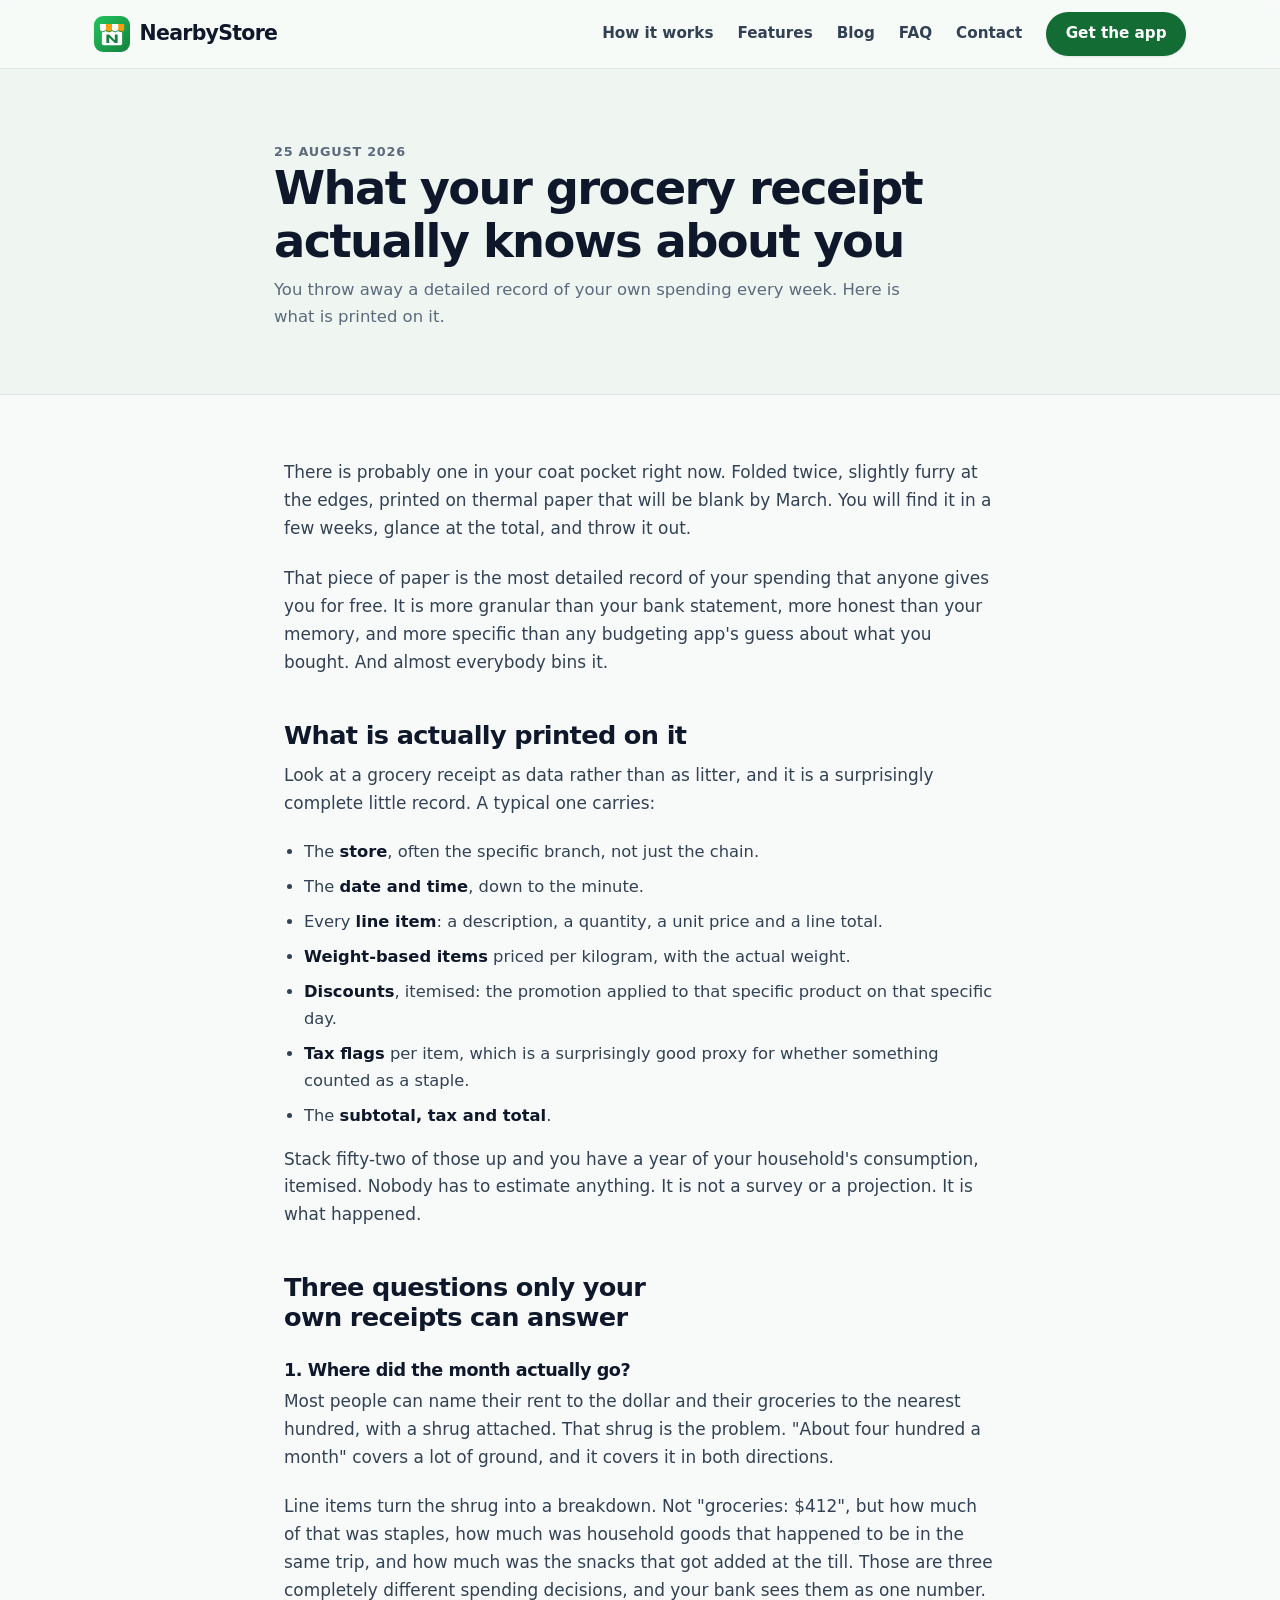
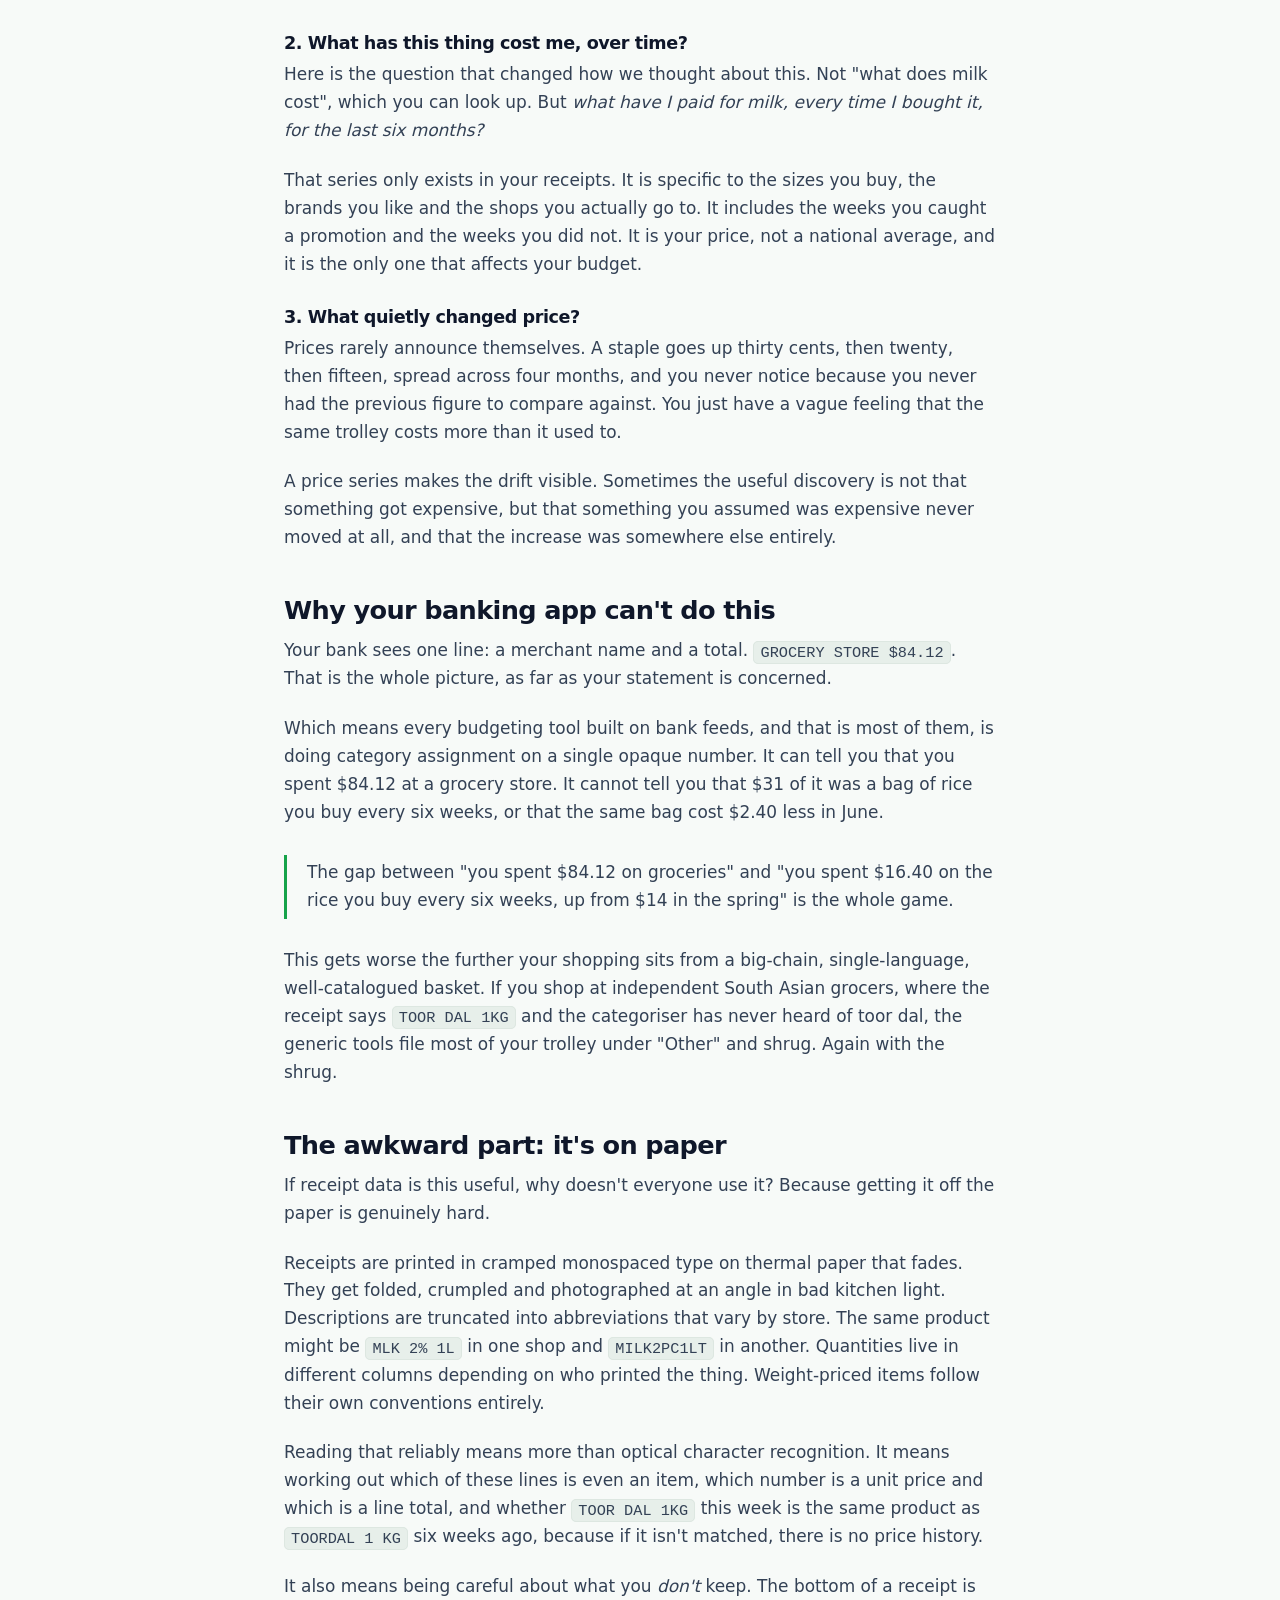
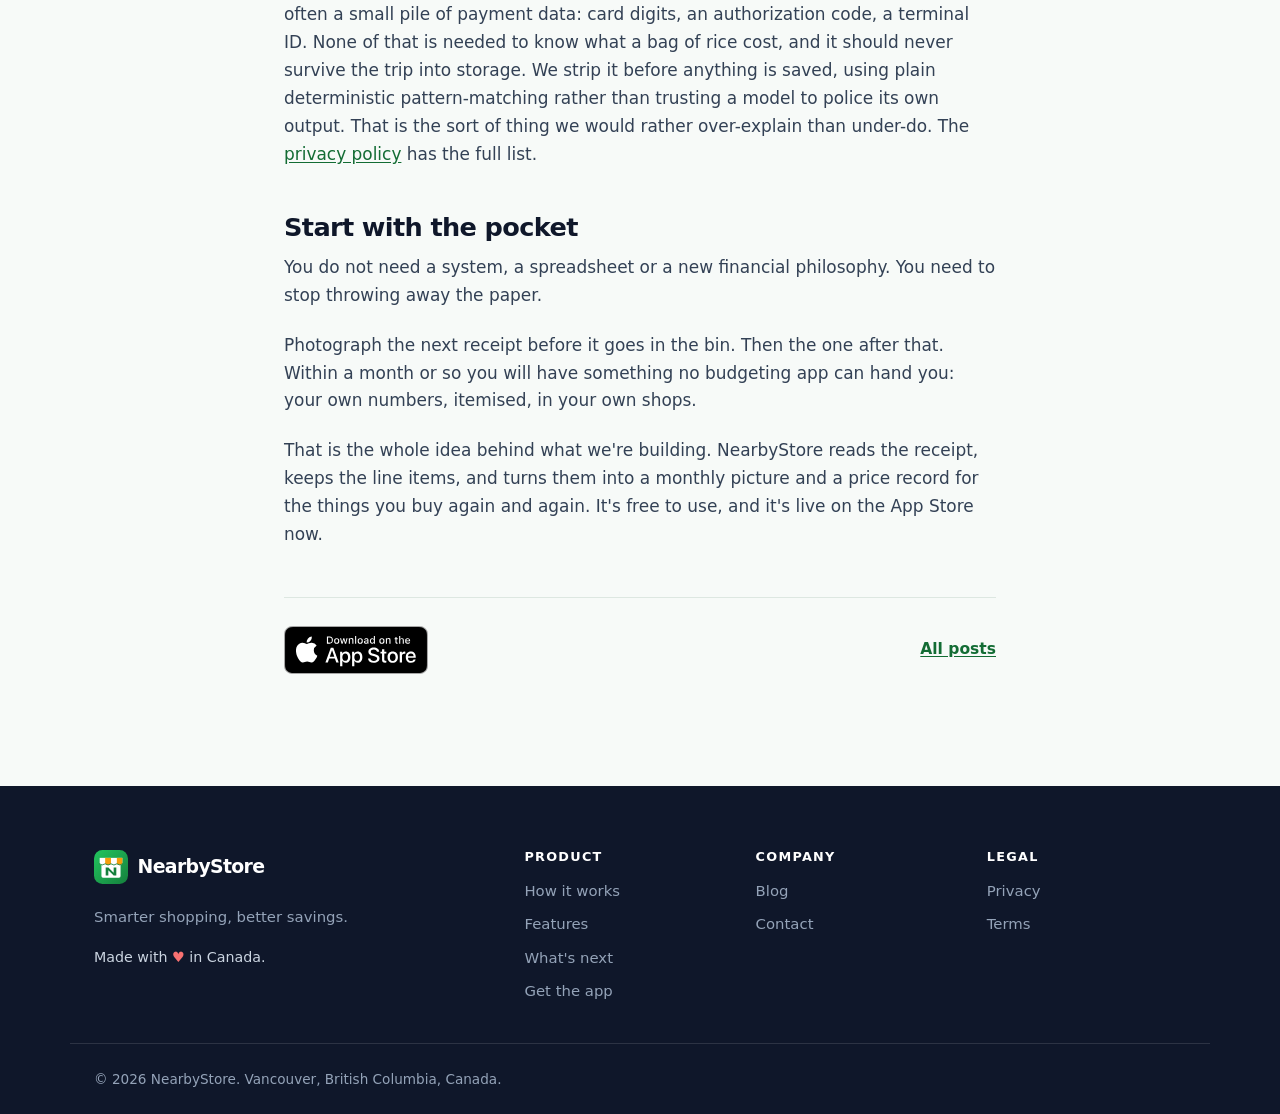
<file: blog/what-your-receipt-knows.html>
<!doctype html>
<html lang="en">
<head>
  <meta charset="utf-8" />
  <meta name="viewport" content="width=device-width, initial-scale=1" />
  <script>document.documentElement.classList.add('js');</script>

  <title>What your grocery receipt knows about you | NearbyStore</title>
  <meta name="description" content="A grocery receipt is a detailed record of your spending, and most of us bin it. What is printed on it, and the questions only your receipts answer." />
  <link rel="canonical" href="https://nearbystore.ca/blog/what-your-receipt-knows.html" />
  <meta name="theme-color" content="#136c34" />

  <link rel="icon" href="../assets/logo.svg" type="image/svg+xml" />
  <link rel="icon" href="../assets/favicon-32.png" sizes="32x32" type="image/png" />
  <link rel="apple-touch-icon" href="../assets/apple-touch-icon.png" />

  <meta property="og:site_name" content="NearbyStore" />
  <meta property="og:title" content="What your grocery receipt actually knows about you" />
  <meta property="og:description" content="You throw away a detailed record of your own spending every week. Here is what is printed on it." />
  <meta property="og:type" content="article" />
  <meta property="og:url" content="https://nearbystore.ca/blog/what-your-receipt-knows.html" />
  <meta property="og:image" content="https://nearbystore.ca/assets/og-image.png" />
  <meta property="article:published_time" content="2026-08-25" />
  <meta name="twitter:card" content="summary_large_image" />

  <link rel="stylesheet" href="../styles.css?v=3" />
  <script src="../script.js?v=3" defer></script>
</head>
<body>
  <a class="skip-link" href="#main">Skip to content</a>

  <header class="site-header" id="top">
    <div class="wrap header-inner">
      <a class="brand" href="/" aria-label="NearbyStore home">
        <img src="../assets/logo.svg" alt="" width="36" height="36" />
        <span class="brand-name">NearbyStore</span>
      </a>

      <button class="nav-toggle" aria-expanded="false" aria-controls="site-nav" aria-label="Open menu">
        <span class="nav-toggle-bar"></span>
        <span class="nav-toggle-bar"></span>
        <span class="nav-toggle-bar"></span>
      </button>

      <nav class="site-nav" id="site-nav" aria-label="Main">
        <a href="../index.html#how">How it works</a>
        <a href="../index.html#features">Features</a>
        <a href="./">Blog</a>
        <a href="../index.html#faq">FAQ</a>
        <a href="../index.html#contact">Contact</a>
        <a class="btn btn-sm btn-primary nav-cta" href="/#download">Get the app</a>
      </nav>
    </div>
  </header>

  <main id="main">
    <div class="page-head">
      <div class="wrap wrap-narrow">
        <p class="post-date"><time datetime="2026-08-25">25 August 2026</time></p>
        <h1>What your grocery receipt actually knows about you</h1>
        <p class="section-sub">You throw away a detailed record of your own spending every week. Here is what is printed on it.</p>
      </div>
    </div>

    <article class="doc post-body">
      <div class="wrap">

        <p>
          There is probably one in your coat pocket right now. Folded twice, slightly
          furry at the edges, printed on thermal paper that will be blank by March. You
          will find it in a few weeks, glance at the total, and throw it out.
        </p>

        <p>
          That piece of paper is the most detailed record of your spending that anyone
          gives you for free. It is more granular than your bank statement, more honest
          than your memory, and more specific than any budgeting app's guess about what
          you bought. And almost everybody bins it.
        </p>

        <h2>What is actually printed on it</h2>

        <p>
          Look at a grocery receipt as data rather than as litter, and it is a
          surprisingly complete little record. A typical one carries:
        </p>

        <ul>
          <li>The <strong>store</strong>, often the specific branch, not just the chain.</li>
          <li>The <strong>date and time</strong>, down to the minute.</li>
          <li>Every <strong>line item</strong>: a description, a quantity, a unit price and a line total.</li>
          <li><strong>Weight-based items</strong> priced per kilogram, with the actual weight.</li>
          <li><strong>Discounts</strong>, itemised: the promotion applied to that specific product on that specific day.</li>
          <li><strong>Tax flags</strong> per item, which is a surprisingly good proxy for whether something counted as a staple.</li>
          <li>The <strong>subtotal, tax and total</strong>.</li>
        </ul>

        <p>
          Stack fifty-two of those up and you have a year of your household's consumption,
          itemised. Nobody has to estimate anything. It is not a survey or a projection.
          It is what happened.
        </p>

        <h2>Three questions only your own receipts can answer</h2>

        <h3>1. Where did the month actually go?</h3>

        <p>
          Most people can name their rent to the dollar and their groceries to the nearest
          hundred, with a shrug attached. That shrug is the problem. "About four hundred a
          month" covers a lot of ground, and it covers it in both directions.
        </p>

        <p>
          Line items turn the shrug into a breakdown. Not "groceries: $412", but how much
          of that was staples, how much was household goods that happened to be in the
          same trip, and how much was the snacks that got added at the till. Those are
          three completely different spending decisions, and your bank sees them as one
          number.
        </p>

        <h3>2. What has this thing cost me, over time?</h3>

        <p>
          Here is the question that changed how we thought about this. Not "what does milk
          cost", which you can look up. But <em>what have I paid for milk, every time I
          bought it, for the last six months?</em>
        </p>

        <p>
          That series only exists in your receipts. It is specific to the sizes you buy,
          the brands you like and the shops you actually go to. It includes the weeks you
          caught a promotion and the weeks you did not. It is your price, not a national
          average, and it is the only one that affects your budget.
        </p>

        <h3>3. What quietly changed price?</h3>

        <p>
          Prices rarely announce themselves. A staple goes up thirty cents, then twenty,
          then fifteen, spread across four months, and you never notice because you never
          had the previous figure to compare against. You just have a vague feeling that
          the same trolley costs more than it used to.
        </p>

        <p>
          A price series makes the drift visible. Sometimes the useful discovery is not
          that something got expensive, but that something you assumed was expensive never
          moved at all, and that the increase was somewhere else entirely.
        </p>

        <h2>Why your banking app can't do this</h2>

        <p>
          Your bank sees one line: a merchant name and a total. <code>GROCERY STORE
          $84.12</code>. That is the whole picture, as far as your statement is concerned.
        </p>

        <p>
          Which means every budgeting tool built on bank feeds, and that is most of
          them, is doing category assignment on a single opaque number. It can tell you
          that you spent $84.12 at a grocery store. It cannot tell you that $31 of it was
          a bag of rice you buy every six weeks, or that the same bag cost $2.40 less in
          June.
        </p>

        <blockquote>
          <p>
            The gap between "you spent $84.12 on groceries" and "you spent $16.40 on the
            rice you buy every six weeks, up from $14 in the spring" is the whole game.
          </p>
        </blockquote>

        <p>
          This gets worse the further your shopping sits from a big-chain, single-language,
          well-catalogued basket. If you shop at independent South Asian grocers, where
          the receipt says <code>TOOR DAL 1KG</code> and the categoriser has never heard of
          toor dal, the generic tools file most of your trolley under "Other" and shrug.
          Again with the shrug.
        </p>

        <h2>The awkward part: it's on paper</h2>

        <p>
          If receipt data is this useful, why doesn't everyone use it? Because getting it
          off the paper is genuinely hard.
        </p>

        <p>
          Receipts are printed in cramped monospaced type on thermal paper that fades.
          They get folded, crumpled and photographed at an angle in bad kitchen light.
          Descriptions are truncated into abbreviations that vary by store. The same
          product might be <code>MLK 2% 1L</code> in one shop and <code>MILK2PC1LT</code>
          in another. Quantities live in different columns depending on who printed the
          thing. Weight-priced items follow their own conventions entirely.
        </p>

        <p>
          Reading that reliably means more than optical character recognition. It means
          working out which of these lines is even an item, which number is a unit price
          and which is a line total, and whether <code>TOOR DAL 1KG</code> this week is the
          same product as <code>TOORDAL 1 KG</code> six weeks ago, because if it isn't
          matched, there is no price history.
        </p>

        <p>
          It also means being careful about what you <em>don't</em> keep. The bottom of a
          receipt is often a small pile of payment data: card digits, an authorization
          code, a terminal ID. None of that is needed to know what a bag of rice cost, and
          it should never survive the trip into storage. We strip it before anything is
          saved, using plain deterministic pattern-matching rather than trusting a model to
          police its own output. That is the sort of thing we would rather over-explain
          than under-do. The <a href="../privacy.html">privacy policy</a> has the full list.
        </p>

        <h2>Start with the pocket</h2>

        <p>
          You do not need a system, a spreadsheet or a new financial philosophy. You need
          to stop throwing away the paper.
        </p>

        <p>
          Photograph the next receipt before it goes in the bin. Then the one after that.
          Within a month or so you will have something no budgeting app can hand you: your
          own numbers, itemised, in your own shops.
        </p>

        <p>
          That is the whole idea behind what we're building. NearbyStore reads the receipt,
          keeps the line items, and turns them into a monthly picture and a price record
          for the things you buy again and again. It's free to use, and it's
          live on the App Store now.
        </p>

        <div class="post-end">
          <a class="store-badge" href="https://apps.apple.com/ca/app/nearbystore-ca/id6810809687" target="_blank" rel="noopener">
            <img src="../assets/app-store-badge.svg?v=3" alt="Download on the App Store" width="144" height="48" />
          </a>
          <a class="link-arrow" href="./">All posts</a>
        </div>
      </div>
    </article>
  </main>

  <footer class="site-footer">
    <div class="wrap footer-inner">
      <div class="footer-brand">
        <a class="brand" href="/">
          <img src="../assets/logo.svg" alt="" width="34" height="34" />
          <span class="brand-name">NearbyStore</span>
        </a>
        <p class="footer-tag">Smarter shopping, better savings.</p>
        <p class="footer-love">Made with <span class="heart" aria-hidden="true">&hearts;</span><span class="visually-hidden">love</span> in Canada.</p>
      </div>

      <nav class="footer-col" aria-labelledby="foot-product">
        <h2 id="foot-product">Product</h2>
        <a href="../index.html#how">How it works</a>
        <a href="../index.html#features">Features</a>
        <a href="../index.html#next">What's next</a>
        <a href="https://apps.apple.com/ca/app/nearbystore-ca/id6810809687" target="_blank" rel="noopener">Get the app</a>
      </nav>

      <nav class="footer-col" aria-labelledby="foot-company">
        <h2 id="foot-company">Company</h2>
        <a href="./">Blog</a>
        <a href="../index.html#contact">Contact</a>
      </nav>

      <nav class="footer-col" aria-labelledby="foot-legal">
        <h2 id="foot-legal">Legal</h2>
        <a href="../privacy.html">Privacy</a>
        <a href="../terms.html">Terms</a>
      </nav>
    </div>

    <div class="wrap footer-bottom">
      <p>&copy; <span id="year">2026</span> NearbyStore. Vancouver, British Columbia, Canada.</p>
    </div>
  </footer>

  <script type="application/ld+json">
  {
    "@context": "https://schema.org",
    "@type": "BlogPosting",
    "headline": "What your grocery receipt actually knows about you",
    "description": "A grocery receipt is a detailed record of your own spending, and most of us throw it away. Here is what is printed on it, and the three questions only your own receipts can answer.",
    "datePublished": "2026-08-25",
    "dateModified": "2026-08-25",
    "image": "https://nearbystore.ca/assets/og-image.png",
    "mainEntityOfPage": {
      "@type": "WebPage",
      "@id": "https://nearbystore.ca/blog/what-your-receipt-knows.html"
    },
    "author": { "@type": "Organization", "name": "NearbyStore", "url": "https://nearbystore.ca/" },
    "publisher": {
      "@type": "Organization",
      "name": "NearbyStore",
      "url": "https://nearbystore.ca/",
      "logo": { "@type": "ImageObject", "url": "https://nearbystore.ca/assets/og-image.png" }
    }
  }
  </script>
</body>
</html>
</file>
<file: styles.css>
/* =========================================================
   NearbyStore — marketing site
   Static, light theme, no build step, no external requests.
   Every colour, radius and rhythm value is a custom property
   in the :root block below; change it there and the whole
   site follows.
   ========================================================= */

:root {
  /* brand */
  --brand:        #16a34a;   /* decorative fills only, never behind text */
  --brand-dark:   #136c34;   /* text- and button-safe: >=4.5:1 on every surface */
  --brand-darker: #0f5626;   /* pressed / hover state */
  --brand-tint:   #eaf7ef;
  --accent:       #f59e0b;

  /* text */
  --ink:          #0f172a;
  --ink-soft:     #334155;
  --muted:        #5b6a7d;   /* darkened to clear 4.5:1 on --surface-2 */
  --ink-invert:   #94a3b8;   /* muted text on the dark footer */
  --footer-ink:   #cbd5e1;

  /* Surfaces. The page ground is a soft green-tinted neutral rather than
     pure white, so it sits under the brand green instead of fighting it.
     Cards stay #fff and read as a lifted layer against it. */
  --bg:           #f7faf8;   /* page ground */
  --surface:      #eff5f1;   /* alternating section band */
  --surface-2:    #e7efea;   /* deepest band */
  --card:         #ffffff;   /* anything that should lift off the ground */
  --border:       #dde7e1;
  --line:         #c6d3cb;   /* one step stronger than --border */
  --header-bg:    rgba(247, 250, 248, .82);

  /* status */
  --warn-bg:      #fef3c7;
  --warn-ink:     #92400e;
  --warn-line:    #fcd34d;
  --danger:       #b91c1c;

  --radius:       14px;
  --radius-lg:    22px;
  --shadow-sm:    0 1px 2px rgba(15, 23, 42, .06), 0 1px 3px rgba(15, 23, 42, .04);
  --shadow-md:    0 4px 12px rgba(15, 23, 42, .07), 0 2px 4px rgba(15, 23, 42, .04);
  --shadow-lg:    0 18px 40px rgba(15, 23, 42, .12);

  --wrap:         1140px;
  /* Sticky-header height. The mobile nav drops from exactly this offset, so
     the two must stay in step — change it here only. */
  --header-h:     68px;
  /* One value drives the vertical rhythm of every section. Whitespace is
     doing the work that deleted paragraphs used to. */
  --section-y:    clamp(4.5rem, 9vw, 7rem);
  --font: ui-sans-serif, system-ui, -apple-system, "Segoe UI", Roboto,
          "Helvetica Neue", Arial, sans-serif;
}

* { box-sizing: border-box; }

html { scroll-behavior: smooth; scroll-padding-top: calc(var(--header-h) + 12px); }

body {
  margin: 0;
  font-family: var(--font);
  color: var(--ink);
  background: var(--bg);
  line-height: 1.65;
  -webkit-font-smoothing: antialiased;
  text-rendering: optimizeLegibility;
}

h1, h2, h3, h4 { line-height: 1.14; margin: 0 0 .5em; letter-spacing: -.025em; }
h1 { font-size: clamp(2.4rem, 5.2vw, 3.7rem); font-weight: 800; letter-spacing: -.035em; text-wrap: balance; }
h2 { font-size: clamp(1.7rem, 3.2vw, 2.35rem); font-weight: 780; text-wrap: balance; }
h3 { font-size: 1.1rem; font-weight: 700; }
p  { margin: 0 0 1rem; max-width: 62ch; }
a  { color: inherit; }

img, svg { max-width: 100%; height: auto; display: block; }

.wrap { width: 100%; max-width: var(--wrap); margin-inline: auto; padding-inline: 24px; }
.wrap-narrow { max-width: 780px; }

.skip-link {
  position: absolute; left: -9999px; top: 0; z-index: 100;
  background: var(--ink); color: #fff; padding: 10px 16px; border-radius: 0 0 8px 0;
}
.skip-link:focus { left: 0; }

:focus-visible { outline: 3px solid var(--brand); outline-offset: 2px; border-radius: 4px; }

.visually-hidden {
  position: absolute; width: 1px; height: 1px; margin: -1px;
  padding: 0; overflow: hidden; clip: rect(0 0 0 0); white-space: nowrap; border: 0;
}

/* ---------- buttons ---------- */
.btn {
  display: inline-flex; align-items: center; justify-content: center; gap: .5rem;
  font-weight: 650; text-decoration: none; cursor: pointer;
  border: 1px solid transparent; border-radius: 999px;
  padding: .8rem 1.6rem; font-size: .97rem; font-family: inherit;
  transition: transform .15s ease, box-shadow .15s ease, background-color .15s ease;
}
.btn-sm { padding: .55rem 1.15rem; font-size: .9rem; }
.btn-lg { padding: 1rem 2.1rem; font-size: 1.05rem; }
.btn-primary { background: var(--brand-dark); color: #fff; box-shadow: var(--shadow-sm); }
.btn-primary:hover { background: var(--brand-darker); transform: translateY(-1px); box-shadow: var(--shadow-md); }
.btn-primary[disabled] { background: var(--muted); color: #fff; cursor: progress; transform: none; box-shadow: none; }
.btn-invert { background: var(--card); color: var(--brand-dark); }
.btn-invert:hover { transform: translateY(-1px); box-shadow: var(--shadow-lg); }
.btn-ghost { background: transparent; color: var(--ink-soft); border-color: var(--border); }
.btn-ghost:hover { border-color: var(--line); color: var(--ink); background: var(--card); }

/* Official App Store / Google Play badges. Both assets are cropped tight to
   the black pill, so equal heights render as equal-sized badges. */
.store-badge {
  position: relative; display: inline-flex; line-height: 0; border-radius: 10px;
  transition: transform .15s ease, box-shadow .15s ease;
}
a.store-badge:hover { transform: translateY(-2px); box-shadow: var(--shadow-md); }
.store-badge:focus-visible { outline: 2px solid var(--brand); outline-offset: 3px; }
.store-badge img { display: block; height: 48px; width: auto; }
.store-badge--lg img { height: 54px; }

/* A plain text link that still reads as an action. */
.link-arrow {
  display: inline-flex; align-items: center; gap: .35rem;
  font-weight: 600; font-size: .97rem; color: var(--brand-dark);
  text-decoration: none; border-bottom: 1px solid transparent;
}
.link-arrow:hover { border-bottom-color: currentColor; }

/* ---------- header ---------- */
.site-header {
  position: sticky; top: 0; z-index: 50;
  background: var(--header-bg);
  backdrop-filter: saturate(180%) blur(12px);
  border-bottom: 1px solid var(--border);
  transition: box-shadow .2s ease;
}
.site-header.is-scrolled { box-shadow: 0 6px 20px rgba(15, 23, 42, .06); }
.header-inner { display: flex; align-items: center; gap: 1rem; height: var(--header-h); }

.brand { display: inline-flex; align-items: center; gap: .6rem; text-decoration: none; font-weight: 800; }
.brand img { width: 36px; height: 36px; }
.brand-name { font-size: 1.28rem; letter-spacing: -.035em; }
.site-footer .brand img { width: 34px; height: 34px; }
.site-footer .brand-name { font-size: 1.18rem; }

.site-nav { margin-left: auto; display: flex; align-items: center; gap: 1.5rem; }
.site-nav a { text-decoration: none; color: var(--ink-soft); font-weight: 550; font-size: .95rem; white-space: nowrap; }
.site-nav a:hover { color: var(--brand-dark); }
.site-nav .nav-cta, .site-nav .nav-cta:hover { color: #fff; }

.nav-toggle {
  margin-left: auto; display: none; flex-direction: column; gap: 5px;
  background: none; border: 0; padding: 10px; cursor: pointer;
}
.nav-toggle-bar { width: 22px; height: 2px; background: var(--ink); border-radius: 2px; transition: .2s; }
.nav-toggle[aria-expanded="true"] .nav-toggle-bar:nth-child(1) { transform: translateY(7px) rotate(45deg); }
.nav-toggle[aria-expanded="true"] .nav-toggle-bar:nth-child(2) { opacity: 0; }
.nav-toggle[aria-expanded="true"] .nav-toggle-bar:nth-child(3) { transform: translateY(-7px) rotate(-45deg); }

/* ---------- hero ---------- */
.hero {
  background:
    radial-gradient(900px 440px at 10% -10%, var(--brand-tint), transparent 62%),
    linear-gradient(180deg, var(--bg) 0%, var(--surface) 100%);
  padding: clamp(2rem, 5vw, 4rem) 0 clamp(3rem, 7vw, 5.5rem);
  overflow: hidden;
  min-height: calc(100vh - var(--header-h));
  display: flex;
  align-items: center;
}
.hero-inner {
  display: grid; grid-template-columns: 1.25fr .75fr;
  gap: clamp(2rem, 5vw, 4.5rem); align-items: center;
}
.eyebrow {
  text-transform: uppercase; letter-spacing: .12em; font-size: .76rem;
  font-weight: 700; color: var(--brand-dark); margin-bottom: .9rem;
}
.lede {
  font-size: clamp(1.05rem, 1.5vw, 1.22rem); color: var(--ink-soft);
  max-width: 46ch; margin-bottom: 2rem;
}

.hero-actions { display: flex; align-items: center; gap: 1.25rem; flex-wrap: wrap; }
.hero-note { margin-top: 1.5rem; font-size: .87rem; color: var(--muted); max-width: 52ch; }

/* Capped: the phone is much taller than the copy beside it, and with
   align-items:center every extra pixel of art becomes empty space above the
   headline. */
.hero-art { justify-self: center; max-width: 290px; filter: drop-shadow(0 24px 48px rgba(15, 23, 42, .16)); }

/* ---------- section furniture ---------- */
.section-head { max-width: 640px; margin-bottom: clamp(2.5rem, 5vw, 3.75rem); }
.section-head p:last-child { margin-bottom: 0; }
.section-sub { color: var(--muted); font-size: 1.03rem; }

.how, .features, .faq, .next, .showcase, .contact { padding: var(--section-y) 0; }
.how { background: var(--surface); }
.faq { background: var(--surface); }
.next { background: var(--surface-2); }

/* =========================================================
   HOW IT WORKS — the visual flow
   Three stages joined by connectors. Horizontal on desktop,
   restacked and re-pointed downward on narrow screens.
   ========================================================= */
.flow {
  display: grid;
  grid-template-columns: 1fr auto 1fr auto 1fr;
  /* stretch, not start: the three stages carry different amounts of copy and
     ragged card bottoms make the sequence look accidental. */
  align-items: stretch;
  gap: clamp(.75rem, 2vw, 1.5rem);
}

.flow-stage {
  background: var(--card); border: 1px solid var(--border); border-radius: var(--radius-lg);
  padding: 1.75rem 1.5rem 1.6rem; box-shadow: var(--shadow-sm);
  display: flex; flex-direction: column; align-items: center; text-align: center; gap: .35rem;
}
.flow-figure {
  width: 100%; max-width: 190px; height: 150px;
  display: grid; place-items: center; margin-bottom: 1rem;
}
.flow-figure svg { width: 100%; height: 100%; }

.flow-step {
  font-size: .72rem; font-weight: 700; letter-spacing: .12em; text-transform: uppercase;
  color: var(--brand-dark); background: var(--brand-tint);
  padding: .2rem .65rem; border-radius: 999px; margin-bottom: .5rem;
}
.flow-stage h3 { margin: 0 0 .25rem; font-size: 1.08rem; }
.flow-stage p { margin: 0; color: var(--muted); font-size: .93rem; max-width: 24ch; }

/* The arrow between stages. It is decoration — the <ol> below carries the
   same sequence for assistive tech. */
.flow-arrow {
  align-self: center; color: var(--line);
  display: grid; place-items: center;
}
.flow-arrow svg { width: 34px; height: 20px; }

/* =========================================================
   SHOWCASE — one screen stays in view while three captions scroll
   past it. Baseline (no .js, or .js without the has-js-scroller
   marker script.js adds only once it confirms IntersectionObserver
   exists): plain stacked steps, each with its own inline image —
   .showcase-sticky stays display:none throughout. Enhanced: the
   sticky frame appears, each step's own image hides, and the frame's
   three images crossfade as script.js marks one .is-active.
   ========================================================= */
.showcase-scroller { display: grid; grid-template-columns: 1fr; }

.showcase-sticky { display: none; }

.showcase-step { max-width: 480px; margin-inline: auto; text-align: center; }
.showcase-step + .showcase-step { margin-top: var(--section-y); }
.showcase-step-img {
  max-width: 260px; margin: 0 auto 1.75rem;
  filter: drop-shadow(0 18px 36px rgba(15, 23, 42, .13));
}
.showcase-step h3 { font-size: clamp(1.35rem, 2.4vw, 1.8rem); letter-spacing: -.03em; margin: .5rem 0 .6rem; }
.showcase-step p { color: var(--ink-soft); font-size: 1.03rem; max-width: 44ch; margin: 0 auto; }

/* Enhanced, both layouts: the frame appears, each step's own inline image
   hides in favour of it, and steps get tall enough that the pin visibly
   "holds" while a step crosses the middle of the viewport. */
.js .showcase-scroller.has-js-scroller .showcase-sticky { display: block; }
.showcase-frame {
  position: relative; width: 100%; max-width: 260px; aspect-ratio: 320 / 620;
  margin-inline: auto;
  filter: drop-shadow(0 18px 36px rgba(15, 23, 42, .13));
}
.showcase-img {
  position: absolute; inset: 0; width: 100%; height: 100%;
  opacity: 0; transition: opacity .5s ease;
}
.showcase-img.is-active { opacity: 1; }
.js .showcase-scroller.has-js-scroller .showcase-step-img { display: none; }
.js .showcase-scroller.has-js-scroller .showcase-step {
  min-height: 55vh; display: flex; flex-direction: column; justify-content: center;
  margin-top: 0 !important;
}

/* Desktop: the frame sits pinned to the left in its own column while
   steps scroll past on the right — one consistent side, never alternating. */
@media (min-width: 981px) {
  .js .showcase-scroller.has-js-scroller {
    grid-template-columns: minmax(0, 260px) 1fr;
    align-items: start;
    gap: clamp(2.5rem, 6vw, 5rem);
  }
  .js .showcase-scroller.has-js-scroller .showcase-sticky {
    /* Deliberately no justify-self here: that switches a grid item from
       stretching to fill its track to sizing by content, and .showcase-frame
       is width:100% of *this* box — with nothing definite to stretch to,
       it collapsed to 0×0. Left at its stretch default, this fills the
       260px track and the frame's max-width simply matches it. */
    position: sticky; top: calc(var(--header-h) + 28px);
    align-self: start;
  }
  .js .showcase-scroller.has-js-scroller .showcase-step { max-width: none; text-align: left; }
  .js .showcase-scroller.has-js-scroller .showcase-step p { margin: 0; }
}

/* ---------- features ---------- */
.feature-grid { display: grid; grid-template-columns: repeat(3, 1fr); gap: 1.25rem; }
.feature {
  background: var(--card); border: 1px solid var(--border); border-radius: var(--radius);
  padding: 1.6rem 1.5rem;
  transition: transform .18s ease, box-shadow .18s ease, border-color .18s ease;
}
.feature:hover { transform: translateY(-3px); box-shadow: var(--shadow-md); border-color: var(--line); }
.feature h3 { margin-bottom: .3rem; }
.feature p { color: var(--muted); font-size: .93rem; margin: 0; max-width: none; }
.feature-icon {
  width: 42px; height: 42px; border-radius: 12px; background: var(--brand-tint);
  display: grid; place-items: center; margin-bottom: 1rem; color: var(--brand-dark);
}
.feature-icon svg { width: 21px; height: 21px; }

/* ---------- what's next ---------- */
.next-tag {
  display: inline-block; margin: 0 0 1.1rem;
  background: var(--warn-bg); color: var(--warn-ink); border: 1px solid var(--warn-line);
  font-size: .74rem; font-weight: 700; letter-spacing: .1em; text-transform: uppercase;
  padding: .3rem .8rem; border-radius: 999px;
}
.next-list { list-style: none; margin: 0; padding: 0; display: grid; gap: 1px; background: var(--border); border-radius: var(--radius); overflow: hidden; border: 1px solid var(--border); }
.next-list li {
  background: var(--card); padding: 1.4rem 1.6rem;
  display: grid; grid-template-columns: 1fr auto; align-items: baseline; gap: .5rem 1.5rem;
}
.next-list h3 { margin: 0; font-size: 1.02rem; }
.next-list p { margin: .2rem 0 0; color: var(--muted); font-size: .93rem; grid-column: 1; }
.next-list .next-when { font-size: .78rem; font-weight: 650; color: var(--warn-ink); white-space: nowrap; grid-row: 1; grid-column: 2; }

/* ---------- CTA band ---------- */
.cta-band {
  position: relative; overflow: hidden; color: #fff;
  background:
    radial-gradient(600px 300px at 90% 0%, rgba(255, 255, 255, .10), transparent 70%),
    linear-gradient(135deg, var(--brand-darker), var(--brand-dark));
  padding: clamp(3.5rem, 7vw, 5.5rem) 0;
}
.cta-inner { display: flex; align-items: center; justify-content: space-between; gap: 2.5rem; flex-wrap: wrap; }
.cta-copy { max-width: 560px; }
.cta-band .eyebrow { color: #bbf7d0; margin-bottom: .8rem; opacity: 1; }
.cta-band h2 { margin-bottom: .5rem; }
.cta-band p { margin: 0; opacity: .92; }
.cta-badges { display: flex; flex-direction: row; align-items: center; gap: 1rem; }

/* =========================================================
   CONTACT FORM
   ========================================================= */
.contact-inner { display: grid; grid-template-columns: .85fr 1.15fr; gap: clamp(2rem, 5vw, 4rem); align-items: start; }
.contact-aside h2 { margin-bottom: .6rem; }
.contact-aside p { color: var(--muted); }
.contact-aside .link-arrow { margin-top: .25rem; }

.contact-form {
  background: var(--card); border: 1px solid var(--border); border-radius: var(--radius-lg);
  padding: clamp(1.5rem, 3vw, 2.25rem); box-shadow: var(--shadow-sm);
  display: grid; gap: 1.1rem;
}
.field { display: grid; gap: .4rem; }
.field-row { display: grid; grid-template-columns: 1fr 1fr; gap: 1.1rem; }
.field label { font-size: .88rem; font-weight: 650; color: var(--ink-soft); }
.field input, .field select, .field textarea {
  font: inherit; font-size: .96rem; color: var(--ink);
  background: var(--surface); border: 1px solid var(--border); border-radius: 10px;
  padding: .7rem .85rem; width: 100%;
  transition: border-color .15s ease, background-color .15s ease;
}
.field textarea { resize: vertical; min-height: 130px; line-height: 1.6; }
.field select {
  appearance: none;
  background-image: url("data:image/svg+xml,%3Csvg xmlns='http://www.w3.org/2000/svg' viewBox='0 0 16 16'%3E%3Cpath d='M4 6l4 4 4-4' fill='none' stroke='%2364748b' stroke-width='1.8' stroke-linecap='round' stroke-linejoin='round'/%3E%3C/svg%3E");
  background-repeat: no-repeat; background-position: right .8rem center; background-size: 16px;
  padding-right: 2.4rem;
}
.field input:focus, .field select:focus, .field textarea:focus { background: var(--card); border-color: var(--brand); }
.field [aria-invalid="true"] { border-color: var(--danger); background: #fef2f2; }
.field-error { font-size: .82rem; color: var(--danger); min-height: 0; }
.field-error:empty { display: none; }

.form-foot { display: flex; align-items: center; gap: 1rem; flex-wrap: wrap; }
.form-fineprint { font-size: .82rem; color: var(--muted); margin: 0; max-width: 42ch; }
.form-status { margin: 0; font-size: .92rem; font-weight: 600; }
.form-status:empty { display: none; }
.form-status[data-state="error"] { color: var(--danger); }
.form-status[data-state="sending"] { color: var(--muted); }

/* ---------- FAQ ---------- */
.faq-list { display: grid; gap: .7rem; }
.faq-list details {
  background: var(--card); border: 1px solid var(--border);
  border-radius: var(--radius); padding: 1.1rem 1.35rem;
}
.faq-list details[open] { border-color: var(--line); }
.faq-list summary { cursor: pointer; font-weight: 650; list-style: none; display: flex; justify-content: space-between; align-items: center; gap: 1rem; }
.faq-list summary::-webkit-details-marker { display: none; }
.faq-list summary::after { content: "+"; font-size: 1.4rem; font-weight: 400; color: var(--muted); line-height: 1; }
.faq-list details[open] summary::after { content: "\2013"; }
.faq-list details p { margin: .8rem 0 0; color: var(--muted); font-size: .95rem; max-width: none; }
.faq-list details p + p { margin-top: .6rem; }

/* =========================================================
   DOCUMENT PAGES — legal, blog post, 404
   ========================================================= */
.page-head { background: var(--surface); border-bottom: 1px solid var(--border); padding: clamp(3rem, 6vw, 4.5rem) 0 clamp(2rem, 4vw, 3rem); }
.page-head h1 { font-size: clamp(2rem, 4vw, 2.9rem); margin-bottom: .5rem; }
.page-head .section-sub { max-width: 60ch; }
.page-meta { font-size: .87rem; color: var(--muted); margin: 0; }

.doc { padding: clamp(2.5rem, 5vw, 4rem) 0 var(--section-y); }
.doc .wrap { max-width: 760px; }
.doc h2 { font-size: clamp(1.3rem, 2.2vw, 1.6rem); margin: 2.5rem 0 .75rem; }
.doc h2:first-child { margin-top: 0; }
.doc h3 { margin: 1.75rem 0 .5rem; }
.doc p, .doc li { color: var(--ink-soft); font-size: 1.02rem; max-width: 68ch; }
.doc ul, .doc ol { padding-left: 1.25rem; margin: 0 0 1rem; }
.doc li { margin-bottom: .5rem; }
.doc a { color: var(--brand-dark); text-decoration: underline; text-underline-offset: 2px; }
.doc strong { color: var(--ink); }

.doc-summary {
  background: var(--brand-tint); border: 1px solid #bbf7d0; border-radius: var(--radius);
  padding: 1.4rem 1.6rem; margin-bottom: 2.5rem;
}
.doc-summary h2 { margin: 0 0 .6rem; font-size: 1.02rem; text-transform: uppercase; letter-spacing: .08em; color: var(--brand-dark); }
.doc-summary p, .doc-summary li { color: var(--ink-soft); font-size: .95rem; }
.doc-summary p:last-child, .doc-summary li:last-child { margin-bottom: 0; }

/* ---------- blog ---------- */
.post-list { display: grid; gap: 1.25rem; }
.post-card {
  background: var(--card); border: 1px solid var(--border); border-radius: var(--radius-lg);
  padding: clamp(1.5rem, 3vw, 2rem);
  transition: transform .18s ease, box-shadow .18s ease, border-color .18s ease;
}
.post-card:hover { transform: translateY(-3px); box-shadow: var(--shadow-md); border-color: var(--line); }
.post-card h2 { font-size: clamp(1.25rem, 2.2vw, 1.6rem); margin: .5rem 0 .5rem; }
.post-card h2 a { text-decoration: none; }
.post-card h2 a:hover { color: var(--brand-dark); }
.post-card p { color: var(--muted); margin-bottom: 1rem; }
.post-date { font-size: .8rem; font-weight: 650; letter-spacing: .06em; text-transform: uppercase; color: var(--muted); margin: 0; }

.post-body p { font-size: 1.06rem; margin-bottom: 1.35rem; }
.post-body h2 { margin-top: 2.75rem; }
.post-body blockquote {
  margin: 1.75rem 0; padding: .25rem 0 .25rem 1.25rem;
  border-left: 3px solid var(--brand); color: var(--ink); font-size: 1.08rem;
}
.post-body blockquote p:last-child { margin-bottom: 0; }
.post-body code {
  background: var(--surface-2); border: 1px solid var(--border); border-radius: 5px;
  padding: .1em .4em; font-size: .9em; font-family: ui-monospace, SFMono-Regular, Menlo, Consolas, monospace;
}
.post-end {
  margin-top: 3rem; padding-top: 1.75rem; border-top: 1px solid var(--border);
  display: flex; align-items: center; justify-content: space-between; gap: 1rem; flex-wrap: wrap;
}

/* ---------- 404 ---------- */
.notfound { padding: clamp(4rem, 12vw, 8rem) 0; text-align: center; }
.notfound p { margin-inline: auto; }
.notfound .hero-actions { justify-content: center; }

/* ---------- footer ---------- */
.site-footer { background: var(--ink); color: var(--footer-ink); padding: clamp(3rem, 6vw, 4rem) 0 1.5rem; }
.site-footer .brand { color: #fff; }
.footer-inner { display: grid; grid-template-columns: 2fr 1fr 1fr 1fr; gap: 2rem; padding-bottom: 2.5rem; }
.footer-tag { color: var(--ink-invert); margin-top: .8rem; font-size: .93rem; max-width: 30ch; }
.footer-love { color: var(--footer-ink); margin-top: 1rem; font-size: .89rem; max-width: 32ch; }
.footer-love .heart { color: #f87171; }
.footer-col { display: flex; flex-direction: column; gap: .55rem; }
.footer-col h2 { color: #fff; font-size: .8rem; font-weight: 700; text-transform: uppercase; letter-spacing: .1em; margin: 0 0 .35rem; }
.footer-col a { color: var(--ink-invert); text-decoration: none; font-size: .93rem; }
.footer-col a:hover { color: #fff; }

.footer-bottom {
  display: flex; justify-content: space-between; align-items: center; gap: 1rem; flex-wrap: wrap;
  border-top: 1px solid rgba(255, 255, 255, .12); padding-top: 1.5rem;
}
.footer-bottom p { margin: 0; font-size: .85rem; color: var(--ink-invert); max-width: none; }

/* ---------- scroll reveal ----------
   Scoped to .js so the page is fully readable if the script never loads. */
.js .reveal { opacity: 0; transform: translateY(14px); transition: opacity .6s ease, transform .6s ease; }
.js .reveal.is-visible { opacity: 1; transform: none; }

/* ---------- responsive ---------- */
@media (max-width: 980px) {
  .site-nav { gap: 1.05rem; }
  .brand-name { font-size: 1.16rem; }
  .hero-inner { grid-template-columns: 1fr; }
  /* Stacked: the headline leads. Putting the 620px-tall phone first pushed
     every word of the pitch below the fold. */
  .hero-art { max-width: 250px; margin-top: 1.5rem; }
  .feature-grid { grid-template-columns: repeat(2, 1fr); }
  .contact-inner { grid-template-columns: 1fr; }
  .footer-inner { grid-template-columns: 1fr 1fr; }

  /* The flow turns into a vertical sequence: stage, arrow, stage, arrow… */
  .flow { grid-template-columns: 1fr; gap: .5rem; }
  .flow-arrow { padding: 0; transform: rotate(90deg); }

  /* Mobile: the frame pins to the top of the viewport, under the header,
     while the three captions scroll underneath it — same single side as
     desktop, just stacked instead of side-by-side. */
  .js .showcase-scroller.has-js-scroller .showcase-sticky {
    position: sticky; top: var(--header-h);
    padding: 14px 0 10px; background: var(--bg); z-index: 1;
  }
  .js .showcase-scroller.has-js-scroller .showcase-frame { max-width: 190px; }
  .js .showcase-scroller.has-js-scroller .showcase-step { min-height: 42vh; }
}

@media (max-width: 720px) {
  /* Nav collapses behind the toggle, so the brand gets its full size back. */
  .brand-name { font-size: 1.28rem; }
  .nav-toggle { display: flex; }
  .site-nav {
    position: absolute; top: var(--header-h); left: 0; right: 0;
    flex-direction: column; align-items: stretch; gap: 0;
    background: var(--card); border-bottom: 1px solid var(--border);
    padding: .5rem 24px 1.2rem; box-shadow: var(--shadow-md);
    display: none;
  }
  .site-nav.is-open { display: flex; }
  .site-nav a { padding: .85rem 0; border-bottom: 1px solid var(--border); }
  .site-nav .nav-cta { border-bottom: 0; margin-top: .8rem; justify-content: center; }
  .feature-grid { grid-template-columns: 1fr; }
  .footer-inner { grid-template-columns: 1fr; }
  .cta-inner { flex-direction: column; align-items: flex-start; }
  .store-badge--lg img { height: 44px; }
  .field-row { grid-template-columns: 1fr; }
  .next-list li { grid-template-columns: 1fr; }
  .next-list .next-when { grid-row: auto; grid-column: 1; }
}

@media (prefers-reduced-motion: reduce) {
  html { scroll-behavior: auto; }
  *, *::before, *::after { animation-duration: .01ms !important; transition-duration: .01ms !important; }
  .js .reveal { opacity: 1; transform: none; }
}
</file>
